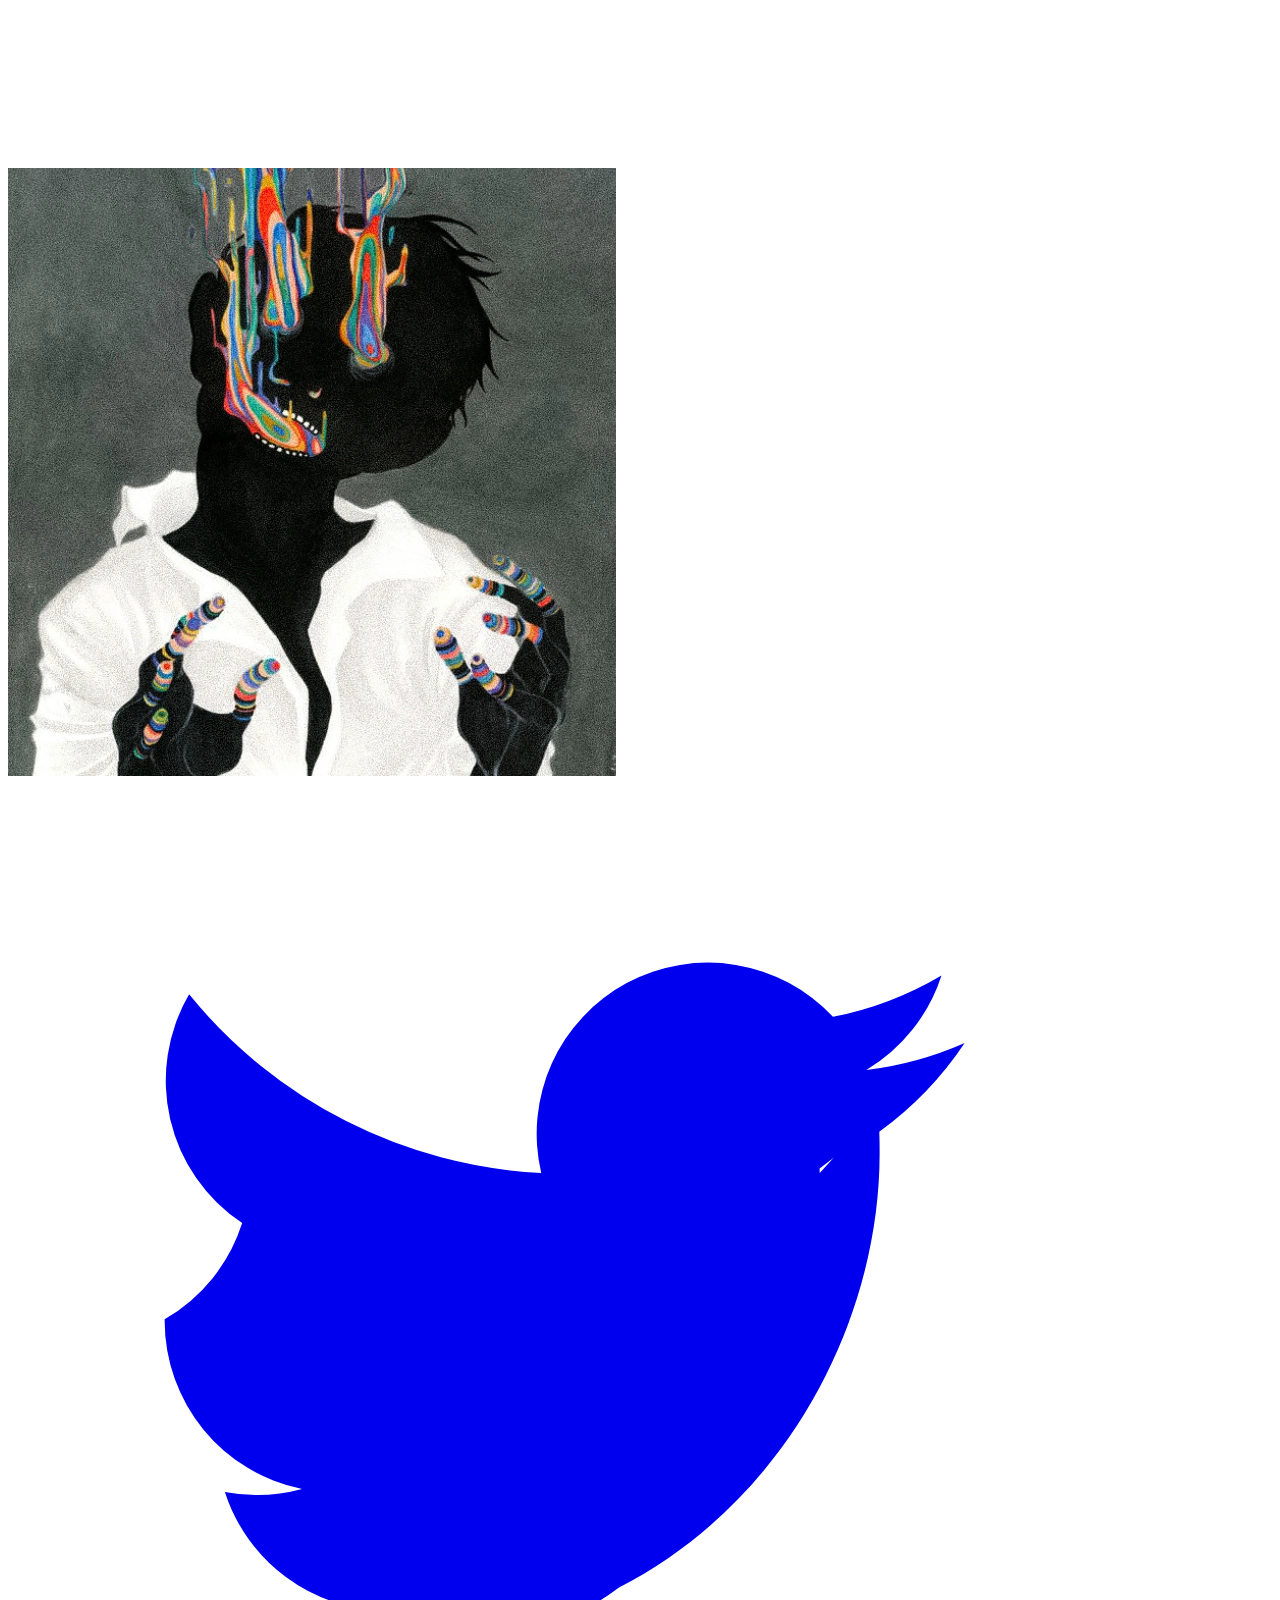
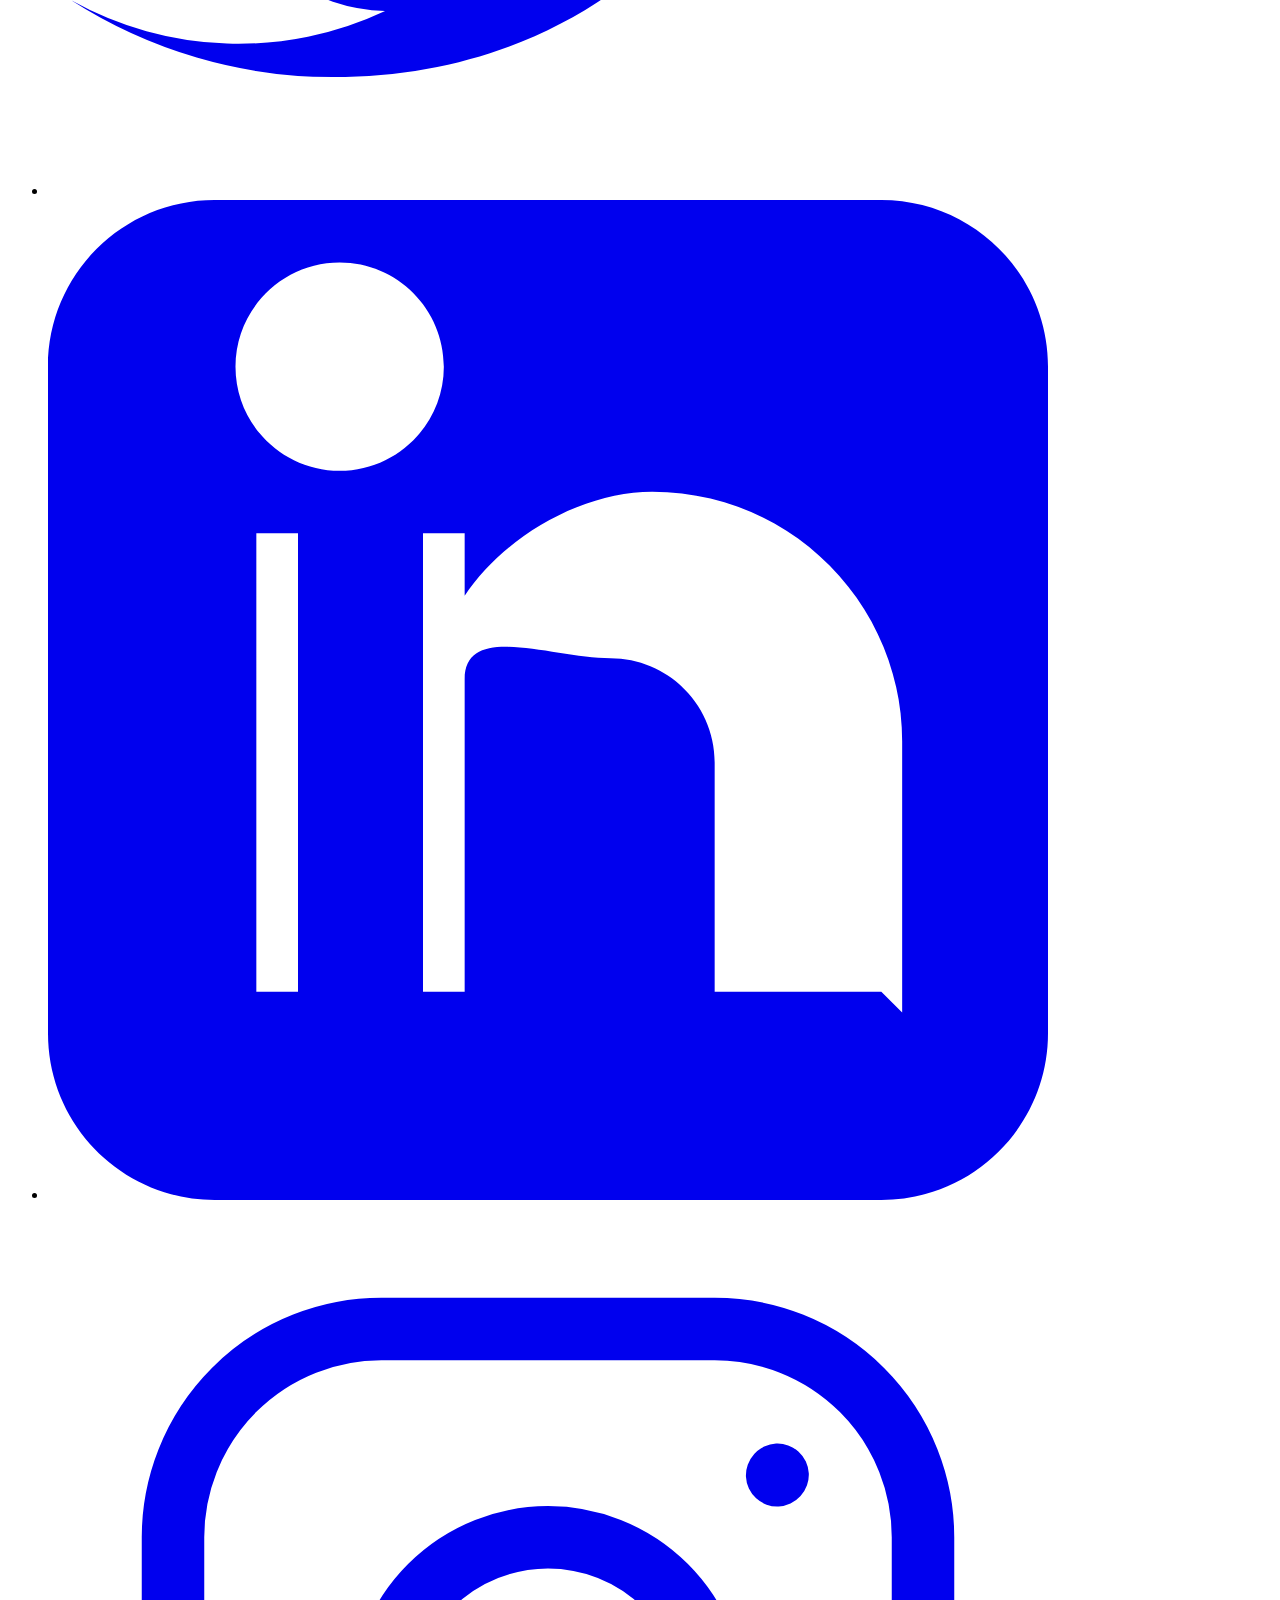
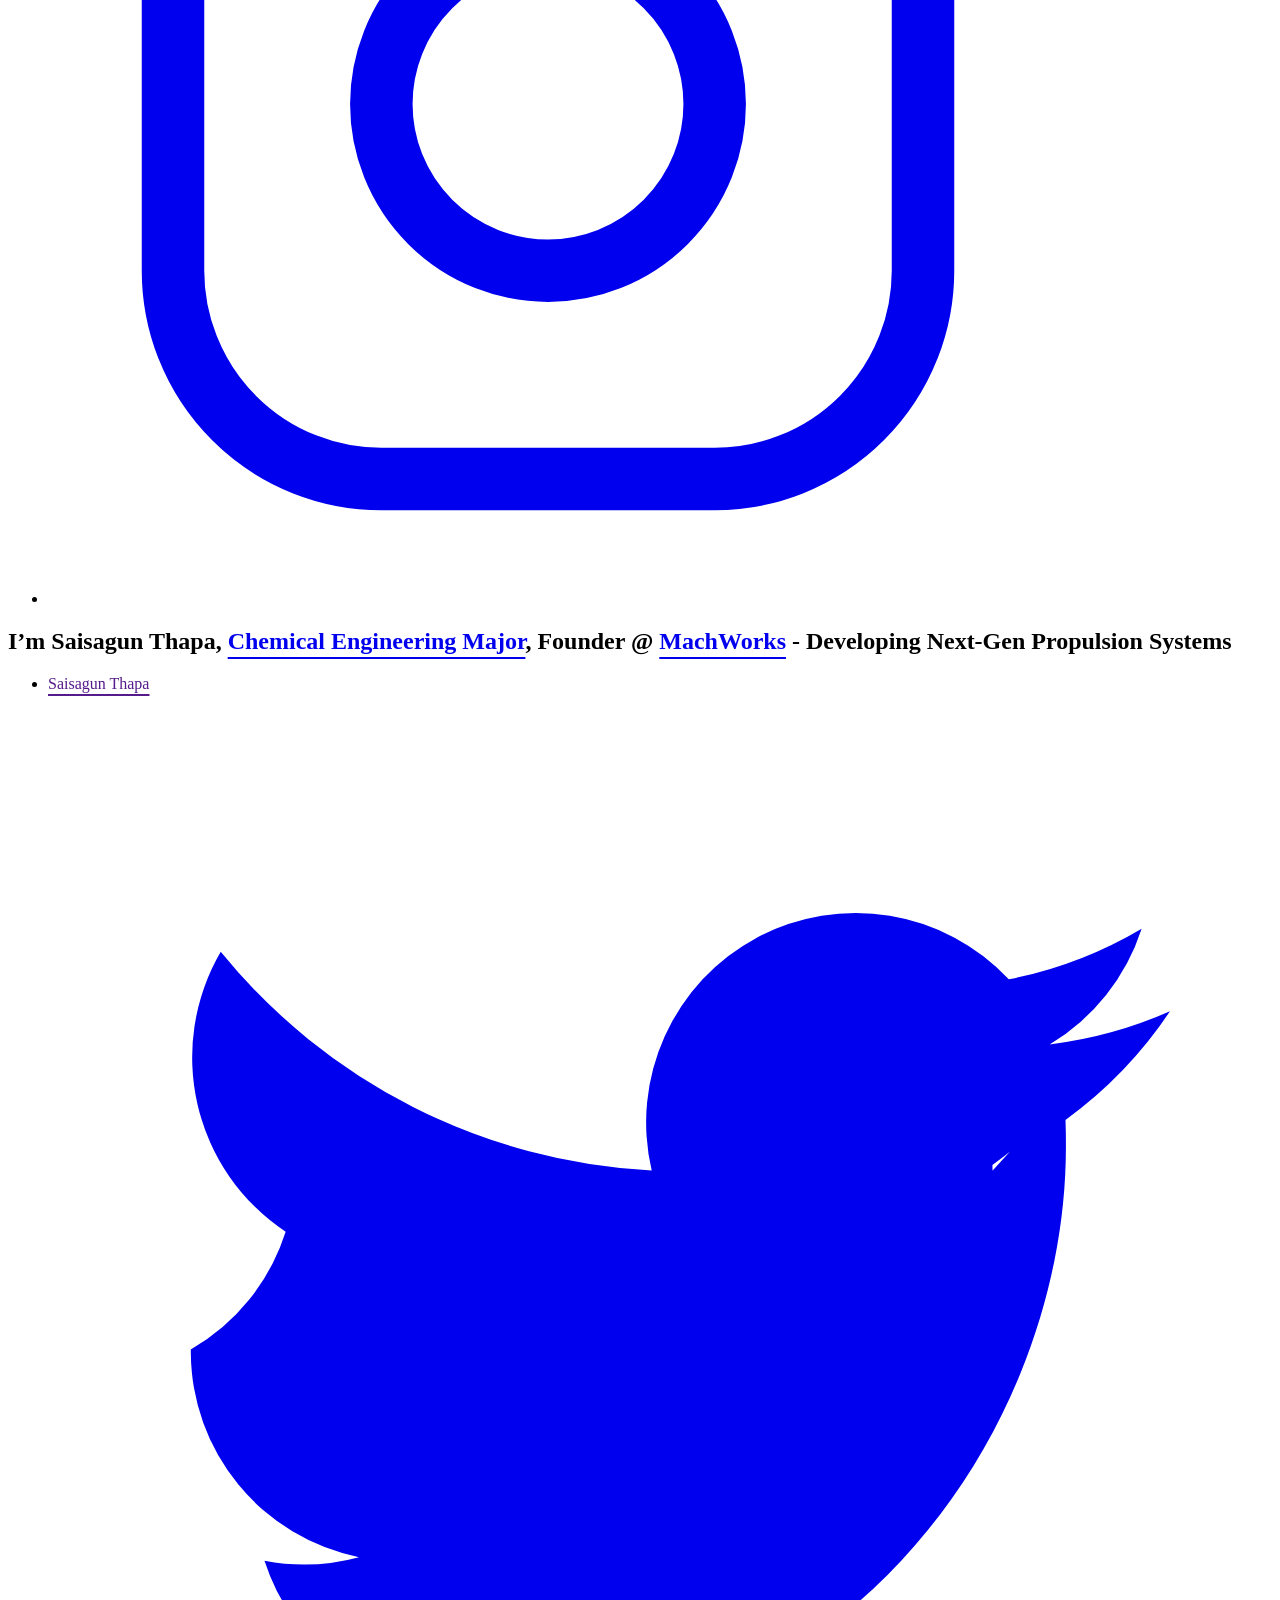
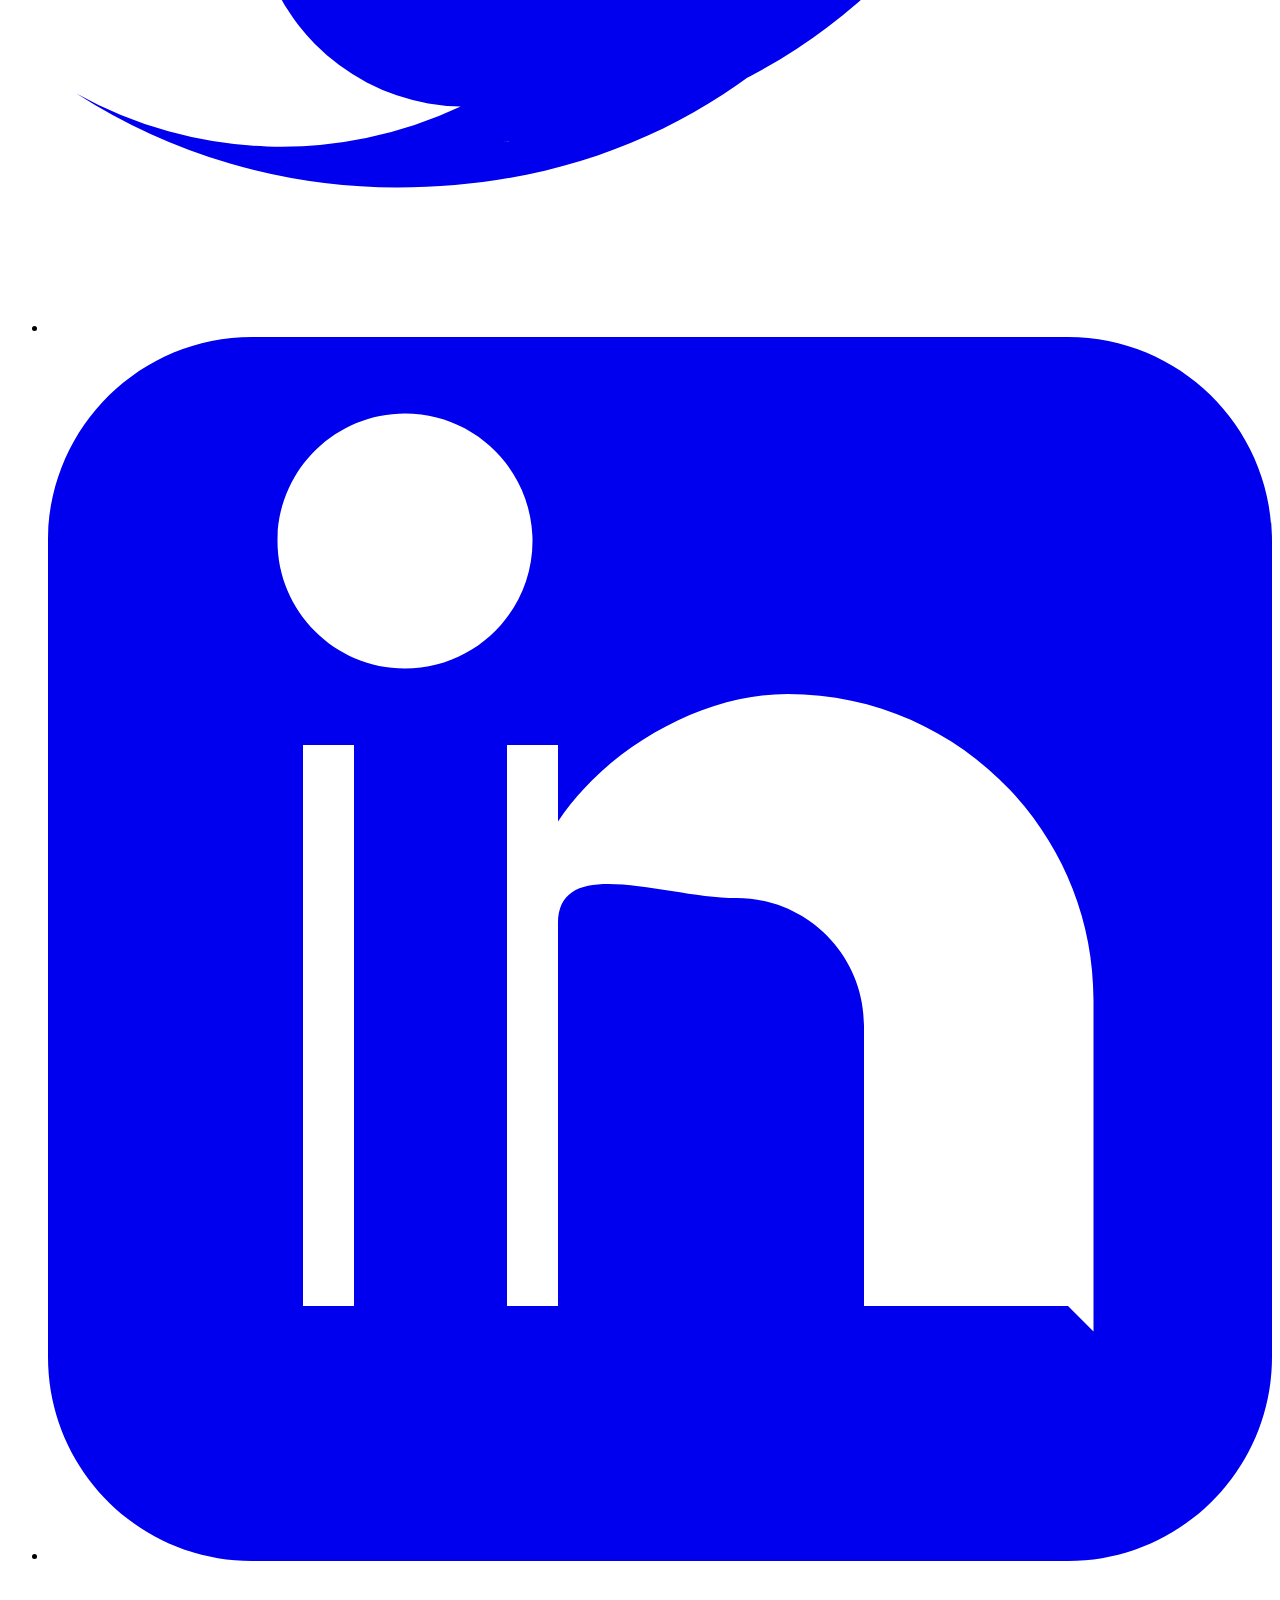
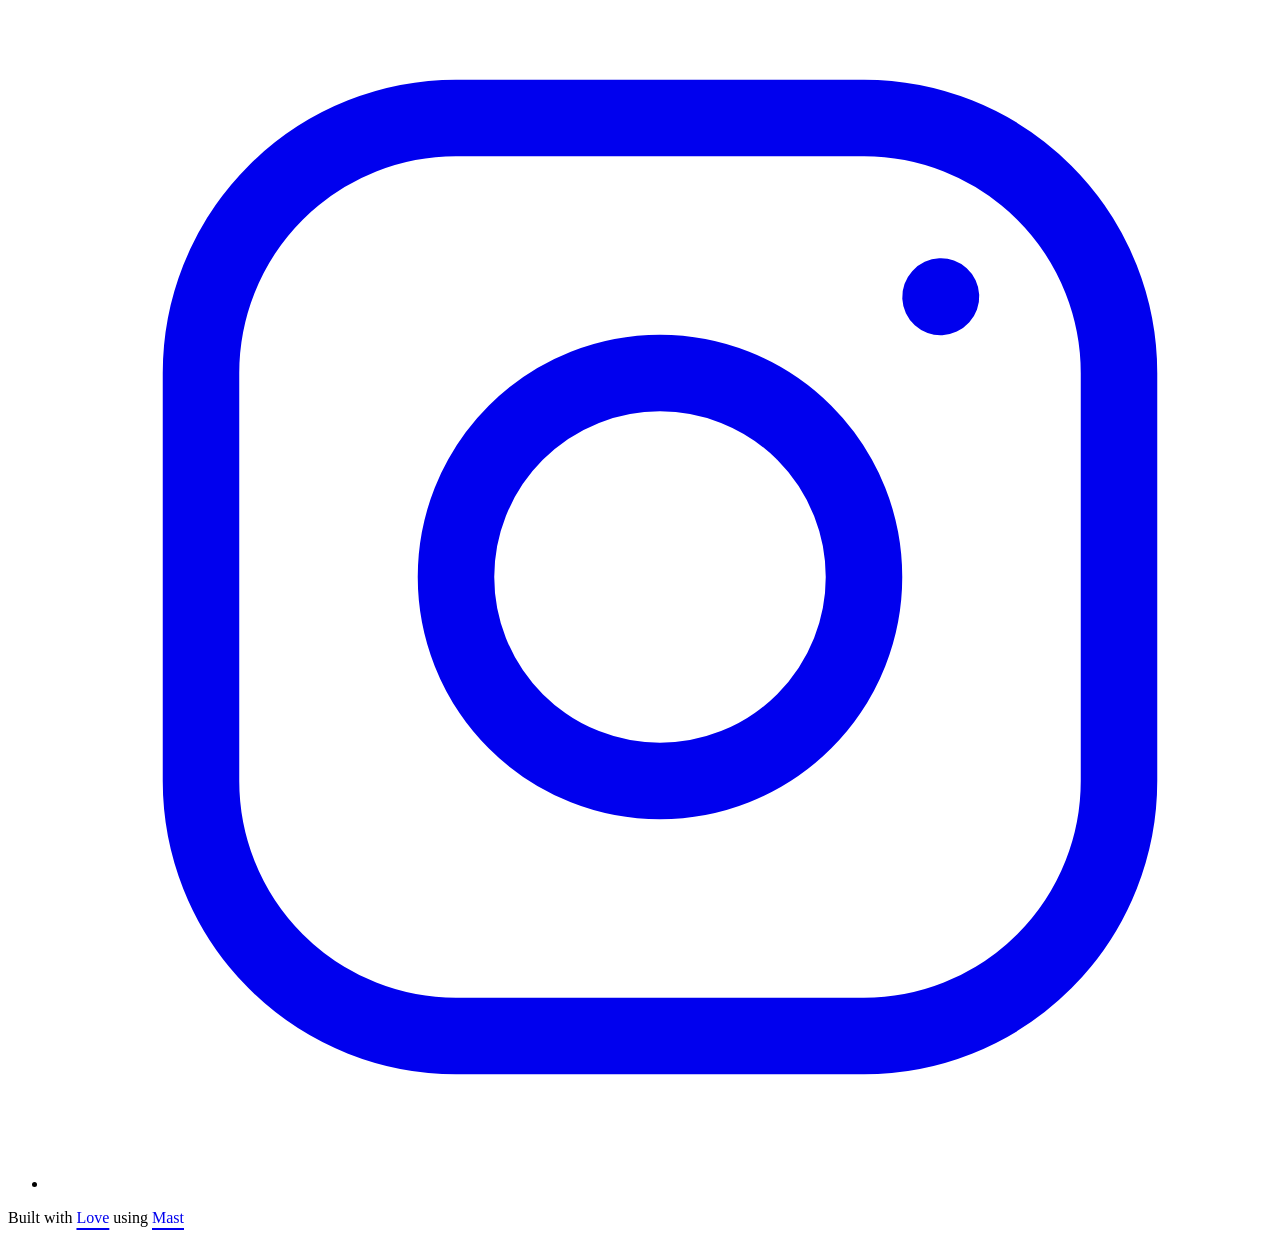
<file: index.html>
<!DOCTYPE html>
<html data-wf-domain="robhope.com" data-wf-page="651bc82c86167cb0e2890693" data-wf-site="651bc82c86167cb0e2890642"
    lang="en">

<head>
    <meta charset="utf-8">
    <title>Saisagun Thapa - Challenger!</title>
    <meta
        content="Saisagun Thapa - Challenger!
        Talks about space and energy. :: Chemical Engineering Major, Founder @ MachWorks."
        name="description">
    <meta content="Saisagun Thapa - Challenger!" property="og:title">
    <meta
        content="Saisagun Thapa - Challenger!
        Talks about space and energy. :: Chemical Engineering Major, Founder @ MachWorks."
        property="og:description">
    <meta
        content="https://cdn.prod.website-files.com/651bc82c86167cb0e2890642/657d6ce8e4daac8653a07382_rob-hope-ogimage.jpeg"
        property="og:image">
    <meta content="Saisagun Thapa - I talk about space and energy." property="twitter:title">
    <meta
        content="Saisagun Thapa - Challenger!
        Talks about space and energy. :: Chemical Engineering Major, Founder @ MachWorks."
        property="twitter:description">
    <meta
        content="https://cdn.prod.website-files.com/651bc82c86167cb0e2890642/657d6ce8e4daac8653a07382_rob-hope-ogimage.jpeg"
        property="twitter:image">
    <meta property="og:type" content="website">
    <meta content="summary_large_image" name="twitter:card">
    <meta content="width=device-width, initial-scale=1" name="viewport">
    <meta content="Webflow" name="generator">
    <link href="https://cdn.prod.website-files.com/651bc82c86167cb0e2890642/css/robhope.webflow.4ed29312e.css"
        rel="stylesheet" type="text/css">
    <link href="https://fonts.googleapis.com" rel="preconnect">
    <link href="https://fonts.gstatic.com" rel="preconnect" crossorigin="anonymous">
    <script src="js/1.6.26-webfont.js" type="text/javascript"></script>
    <script type="text/javascript">WebFont.load({ google: { families: ["Inconsolata:400,700"] } });</script>
    <link href="favicons/IMG_20231107_230437_35.png" rel="shortcut icon"
        type="image/x-icon">
    <link href="favicons/IMG_20231107_230437_608.png" rel="apple-touch-icon">
    <!-- Analytics -->
    <script defer data-domain="sagooon.github.io" src="js/js-script.js"></script>

    <style>
        body {
            -webkit-font-smoothing: antialiased;
            -moz-font-smoothing: antialiased;
            -o-font-smoothing: antialiased;
        }

        /*Text Selection Color*/
        ::selection {
            background: #ffdbe1;
            color: #5f5138;
        }

        ::-moz-selection {
            background: #ffdbe1;
            color: #5f5138;
        }

        /*Reset apple form styles*/
        input,
        textarea,
        select {
            -webkit-appearance: none;
            -moz-appearance: none;
            appearance: none;
            border-radius: 0;
            background-image: none;
        }
    </style>
</head>

<body>
    <div class="styles__global-embed-code w-embed">
        <style>
            /* Text link underline size and spacing */
            a {
                text-underline-position: under;
                text-decoration-thickness: 0.1em;
                text-underline-offset: 0.05em;
            }

            /* Remove top margin on rich text first child */
            .w-richtext>:first-child {
                margin-top: 0;
            }

            /* Remove bottom margin of rich text last child */
            .w-richtext>:last-child,
            .w-richtext ol li:last-child,
            .w-richtext ul li:last-child {
                margin-bottom: 0;
            }

            .article_rich-text sup {
                top: auto;
                font-weight: normal;
                font-size: 50%;
                bottom: 3px;
                padding-left: 10px;
                color: #a39781;
            }

            [data-page="graveyard"] h2 {
                margin-bottom: -2rem;
            }

            [data-page="graveyard"] h2:first-of-type {
                margin-bottom: 0;
            }
        </style>
    </div>
    <div class="custom-css---homepage w-embed">
        <style>
            .project-card:hover {
                .btn {
                    border-color: var(--swatch--brown-shade-2);
                    color: var(--swatch--brown-shade-2);
                }
            }
        </style>
    </div>
    <div class="page-wrapper">
        <div data-animation="default" data-collapse="none" data-duration="400" data-easing="ease" data-easing2="ease"
            role="banner" class="navbar w-nav">
            <div data-w-id="114391a4-9878-5d0b-e166-ebb6d84b6dc3" class="navbar_vert-spacer"></div>
            <div data-w-id="0710bf61-c94f-8e80-ad74-46401aa34118" class="container in-nav w-container"><a
                    href="index.html" aria-current="page" class="navbar_home-link w-nav-brand w--current"><img
                        src="images/IMG_20231107_230437_221.webp" loading="lazy" alt="Mavrick"
                        class="navbar_home-link_image"></a>
                <nav role="navigation" class="navbar_menu w-nav-menu">
                    <ul role="list" class="social-links w-list-unstyled">
                        <li class="social-links_item"><a href="https://twitter.com/tsaisagun" target="_blank"
                                class="w-inline-block">
                                <div class="social-icon w-embed"><svg xmlns="http://www.w3.org/2000/svg"
                                        xmlns:xlink="http://www.w3.org/1999/xlink" aria-hidden="true" role="img"
                                        class="iconify iconify--fe" width="100%" height="100%"
                                        preserveaspectratio="xMidYMid meet" viewbox="0 0 24 24">
                                        <g id="IconifyId18af4e445eff4bf2410" fill="none" fill-rule="evenodd"
                                            stroke="none" stroke-width="1">
                                            <g id="IconifyId18af4e445eff4bf2411" fill="currentColor"
                                                fill-rule="nonzero">
                                                <path id="IconifyId18af4e445eff4bf2412"
                                                    d="M8.283 20.263c7.547 0 11.676-6.259 11.676-11.677c0-.176 0-.352-.008-.528A8.36 8.36 0 0 0 22 5.928a8.317 8.317 0 0 1-2.36.649a4.129 4.129 0 0 0 1.804-2.27 8.227 8.227 0 0 1-2.605.993 4.11 4.11 0 0 0-7.002 3.748 11.644 11.644 0 0 1-8.45-4.288 4.106 4.106 0 0 0 1.273 5.49A4.086 4.086 0 0 1 2.8 12.557v.052a4.113 4.113 0 0 0 3.298 4.022 4.092 4.092 0 0 1-1.853.07 4.119 4.119 0 0 0 3.846 2.858A8.248 8.248 0 0 1 .556 19.303a11.616 11.616 0 0 0 6.29 1.843c7.563 0 11.68-6.266 11.68-11.676c0-.177 0-.353-.008-.528a8.329 8.329 0 0 0 2.041-2.124z"></path>
                                            </g>
                                        </g>
                                    </svg></div>
                            </a></li>
                        <li class="social-links_item"><a href="https://linkedin.com/in/saisagun" target="_blank"
                                class="w-inline-block">
                                <div class="social-icon w-embed"><svg xmlns="http://www.w3.org/2000/svg"
                                        xmlns:xlink="http://www.w3.org/1999/xlink" aria-hidden="true" role="img"
                                        class="iconify iconify--bx" width="100%" height="100%"
                                        preserveaspectratio="xMidYMid meet" viewbox="0 0 24 24">
                                        <path d="M20 0H4C1.791 0 0 1.791 0 4v16c0 2.209 1.791 4 4 4h16c2.209 0 4-1.791 4-4V4c0-2.209-1.791-4-4-4zm-11 19H5v-11h4v11zm-2-12.5c-1.379 0-2.5-1.121-2.5-2.5s1.121-2.5 2.5-2.5 2.5 1.121 2.5 2.5-1.121 2.5-2.5 2.5zm13 12.5h-4v-5.5c0-1.379-1.121-2.5-2.5-2.5S10 10.121 10 11.5V19H6V8h4v1.5c.947-1.426 2.809-2.5 4.5-2.5 3.314 0 6 2.686 6 6v6.5z" fill="currentColor"></path>
                                    </svg></div>
                            </a></li>
                        <li class="social-links_item"><a href="https://instagram.com/sagooonnn__" target="_blank"
                                class="w-inline-block">
                                <div class="social-icon w-embed"><svg xmlns="http://www.w3.org/2000/svg"
                                        xmlns:xlink="http://www.w3.org/1999/xlink" aria-hidden="true" role="img"
                                        class="iconify iconify--iconoir" width="100%" height="100%"
                                        preserveaspectratio="xMidYMid meet" viewbox="0 0 24 24">
                                        <g fill="none" stroke="currentColor" stroke-width="1.5">
                                            <path stroke-linecap="round" stroke-linejoin="round"
                                                d="M12 16a4 4 0 1 0 0-8a4 4 0 0 0 0 8Z"></path>
                                            <path
                                                d="M3 16V8a5 5 0 0 1 5-5h8a5 5 0 0 1 5 5v8a5 5 0 0 1-5 5H8a5 5 0 0 1-5-5Z">
                                            </path>
                                            <path stroke-linecap="round" stroke-linejoin="round"
                                                d="m17.5 6.51l.01-.011"></path>
                                        </g>
                                    </svg></div>
                            </a></li>
                    </ul>
                </nav>
                <div class="w-nav-button">
                    <div class="w-icon-nav-menu"></div>
                </div>
            </div>
        </div>
        <section class="section cc-home-hero">
            <div class="container is-narrow">
                <div class="row row-justify-center">
                    <div class="col">
                        <div class="u-text-center">
                            <h1 class="h2">I&rsquo;m Saisagun Thapa, <a href="https://en.wikipedia.org/wiki/Chemical_engineering" target="_blank"><span
                                        class="u-text-thick-underline">Chemical Engineering Major</span></a>, Founder @ <a href="https://linkedin.com/company/machworkscom" target="_blank"><span
                                        class="u-text-thick-underline">MachWorks</span></a> - Developing Next-Gen Propulsion Systems</h1>
                        </div>
                    </div>
                </div>
            </div>
        </section>
        <section class="section">
        </section>
        <footer class="footer">
            <div class="footer_bottom">
                <div class="container is-wide">
                    <div class="row row-justify-between">
                        <div class="col">
                            <ul role="list" class="footer_links w-list-unstyled">
                                <li class="footer_links_item"><a href="" aria-current="page"
                                        class="footer_link w--current">Saisagun Thapa</a></li>
                            </ul>
                        </div>
                        <div class="col">
                            <div class="footer_social-links">
                                <ul role="list" class="social-links w-list-unstyled">
                                    <li class="social-links_item"><a href="https://twitter.com/tsaisagun" target="_blank"
                                            class="w-inline-block">
                                            <div class="social-icon w-embed"><svg xmlns="http://www.w3.org/2000/svg"
                                                    xmlns:xlink="http://www.w3.org/1999/xlink" aria-hidden="true"
                                                    role="img" class="iconify iconify--fe" width="100%" height="100%"
                                                    preserveaspectratio="xMidYMid meet" viewbox="0 0 24 24">
                                                    <g id="IconifyId18af4e445eff4bf2410" fill="none" fill-rule="evenodd"
                                                        stroke="none" stroke-width="1">
                                                        <g id="IconifyId18af4e445eff4bf2411" fill="currentColor"
                                                            fill-rule="nonzero">
                                                            <path id="IconifyId18af4e445eff4bf2412"
                                                                d="M8.283 20.263c7.547 0 11.676-6.259 11.676-11.677c0-.176 0-.352-.008-.528A8.36 8.36 0 0 0 22 5.928a8.317 8.317 0 0 1-2.36.649a4.129 4.129 0 0 0 1.804-2.27 8.227 8.227 0 0 1-2.605.993 4.11 4.11 0 0 0-7.002 3.748 11.644 11.644 0 0 1-8.45-4.288 4.106 4.106 0 0 0 1.273 5.49A4.086 4.086 0 0 1 2.8 12.557v.052a4.113 4.113 0 0 0 3.298 4.022 4.092 4.092 0 0 1-1.853.07 4.119 4.119 0 0 0 3.846 2.858A8.248 8.248 0 0 1 .556 19.303a11.616 11.616 0 0 0 6.29 1.843c7.563 0 11.68-6.266 11.68-11.676c0-.177 0-.353-.008-.528a8.329 8.329 0 0 0 2.041-2.124z"></path>
                                                        </g>
                                                    </g>
                                                </svg></div>
                                        </a></li>
                                    <li class="social-links_item"><a href="https://linkedin.com/in/saisagun" target="_blank"
                                            class="w-inline-block">
                                            <div class="social-icon w-embed"><svg xmlns="http://www.w3.org/2000/svg"
                                                    xmlns:xlink="http://www.w3.org/1999/xlink" aria-hidden="true"
                                                    role="img" class="iconify iconify--bx" width="100%" height="100%"
                                                    preserveaspectratio="xMidYMid meet" viewbox="0 0 24 24">
                                                    <path d="M20 0H4C1.791 0 0 1.791 0 4v16c0 2.209 1.791 4 4 4h16c2.209 0 4-1.791 4-4V4c0-2.209-1.791-4-4-4zm-11 19H5v-11h4v11zm-2-12.5c-1.379 0-2.5-1.121-2.5-2.5s1.121-2.5 2.5-2.5 2.5 1.121 2.5 2.5-1.121 2.5-2.5 2.5zm13 12.5h-4v-5.5c0-1.379-1.121-2.5-2.5-2.5S10 10.121 10 11.5V19H6V8h4v1.5c.947-1.426 2.809-2.5 4.5-2.5 3.314 0 6 2.686 6 6v6.5z" fill="currentColor"></path>
                                                </svg></div>
                                        </a></li>
                                    <li class="social-links_item"><a href="https://instagram.com/sagooonnn__"
                                            target="_blank" class="w-inline-block">
                                            <div class="social-icon w-embed"><svg xmlns="http://www.w3.org/2000/svg"
                                                    xmlns:xlink="http://www.w3.org/1999/xlink" aria-hidden="true"
                                                    role="img" class="iconify iconify--iconoir" width="100%"
                                                    height="100%" preserveaspectratio="xMidYMid meet"
                                                    viewbox="0 0 24 24">
                                                    <g fill="none" stroke="currentColor" stroke-width="1.5">
                                                        <path stroke-linecap="round" stroke-linejoin="round"
                                                            d="M12 16a4 4 0 1 0 0-8a4 4 0 0 0 0 8Z"></path>
                                                        <path
                                                            d="M3 16V8a5 5 0 0 1 5-5h8a5 5 0 0 1 5 5v8a5 5 0 0 1-5 5H8a5 5 0 0 1-5-5Z">
                                                        </path>
                                                        <path stroke-linecap="round" stroke-linejoin="round"
                                                            d="m17.5 6.51l.01-.011"></path>
                                                    </g>
                                                </svg></div>
                                        </a></li>
                                </ul>
                            </div>
                        </div>
                        <div class="col col-sm-12">
                            <div class="footer_credits">
                                <div>Built with <a href="#" target="_blank" class="link-4">Love</a> using
                                    <a href="mast.html" target="_blank" class="link-5">Mast</a>
                                </div>
                            </div>
                        </div>
                    </div>
                </div>
            </div>
        </footer>
    </div>
    <div class="styles__global-embed-code w-embed">
        <style>
            /* Text link underline size and spacing */
            a {
                text-underline-position: under;
                text-decoration-thickness: 0.1em;
                text-underline-offset: 0.05em;
            }

            /* Remove top margin on rich text first child */
            .w-richtext>:first-child {
                margin-top: 0;
            }

            /* Remove bottom margin of rich text last child */
            .w-richtext>:last-child,
            .w-richtext ol li:last-child,
            .w-richtext ul li:last-child {
                margin-bottom: 0;
            }

            .article_rich-text sup {
                top: auto;
                font-weight: normal;
                font-size: 50%;
                bottom: 3px;
                padding-left: 10px;
                color: #a39781;
            }

            [data-page="graveyard"] h2 {
                margin-bottom: -2rem;
            }

            [data-page="graveyard"] h2:first-of-type {
                margin-bottom: 0;
            }
        </style>
    </div>
    <script src="js/js-jquery-3.5.1.min.dc5e7f18c8.js" type="text/javascript"
        integrity="sha256-9/aliU8dGd2tb6OSsuzixeV4y/faTqgFtohetphbbj0=" crossorigin="anonymous"></script>
    <script src="js/js-webflow.380d418fc.js" type="text/javascript"></script>
</body>

</html>
</file>
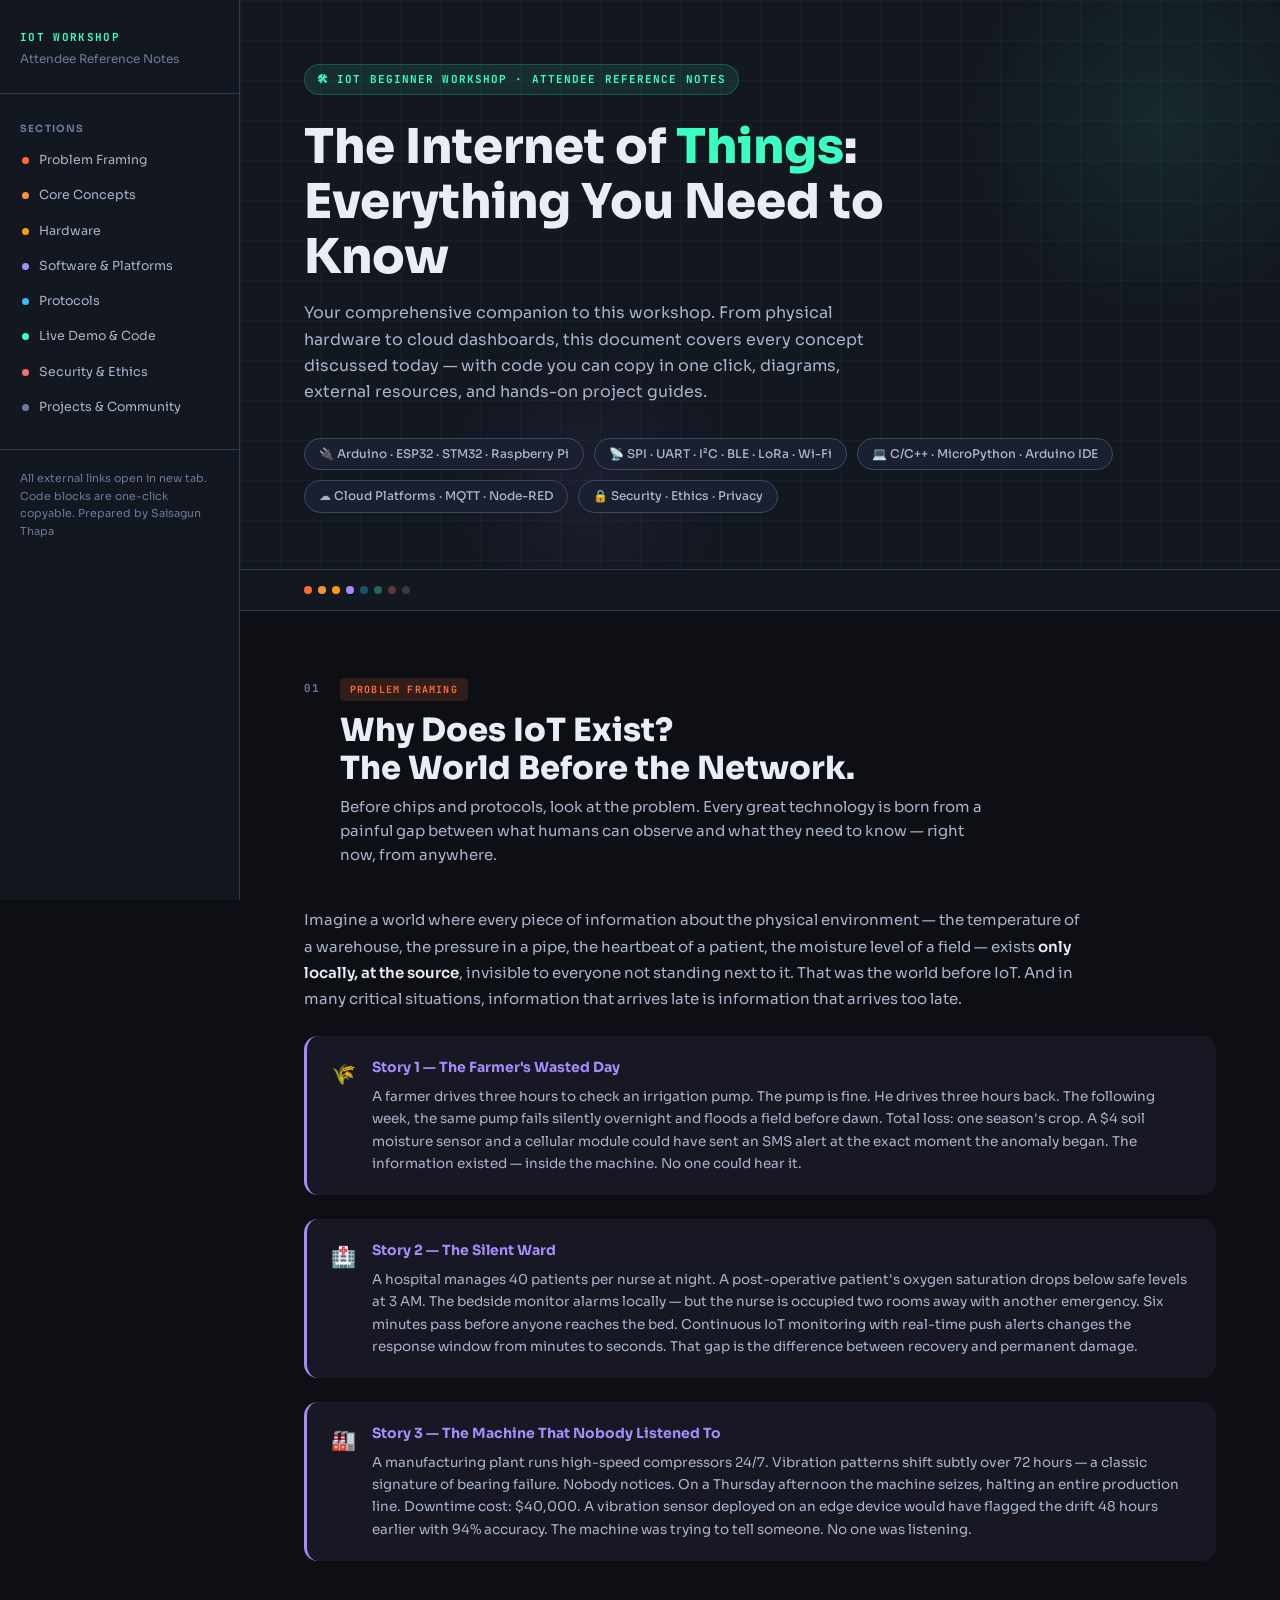
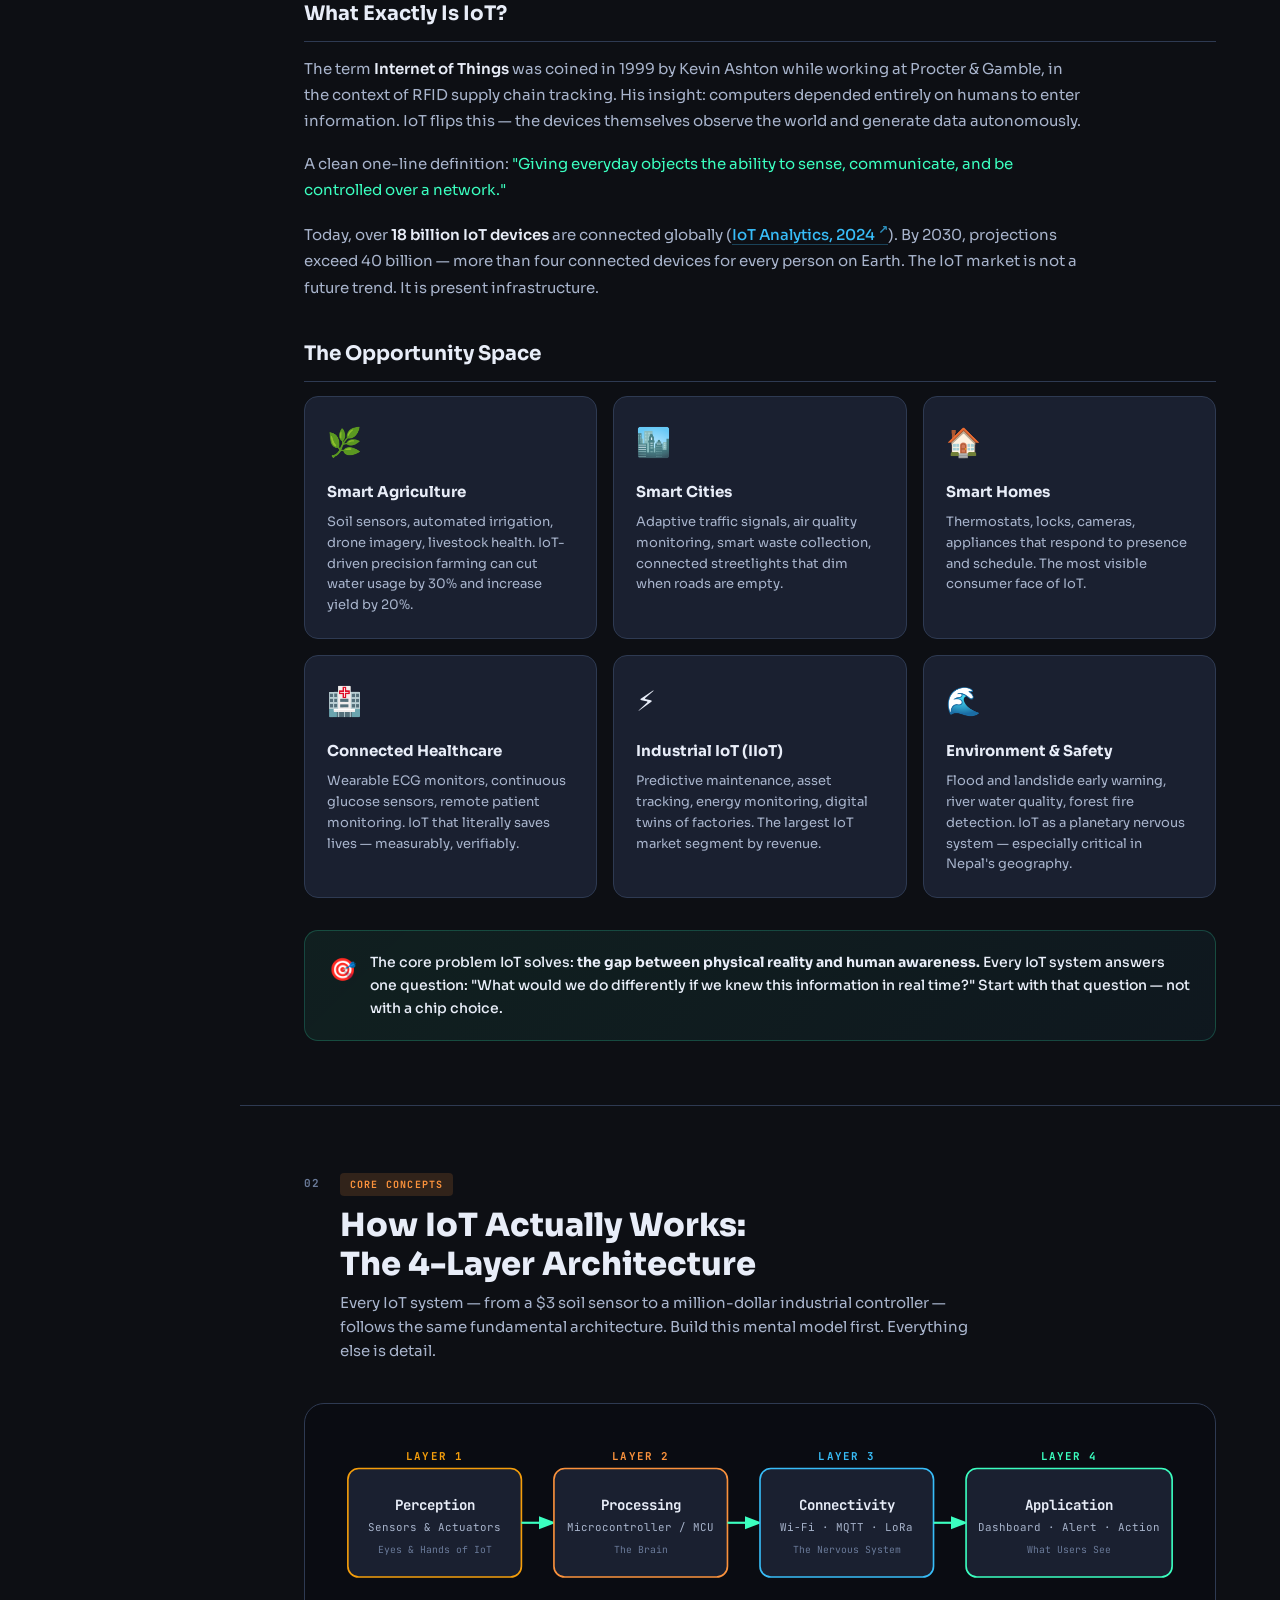
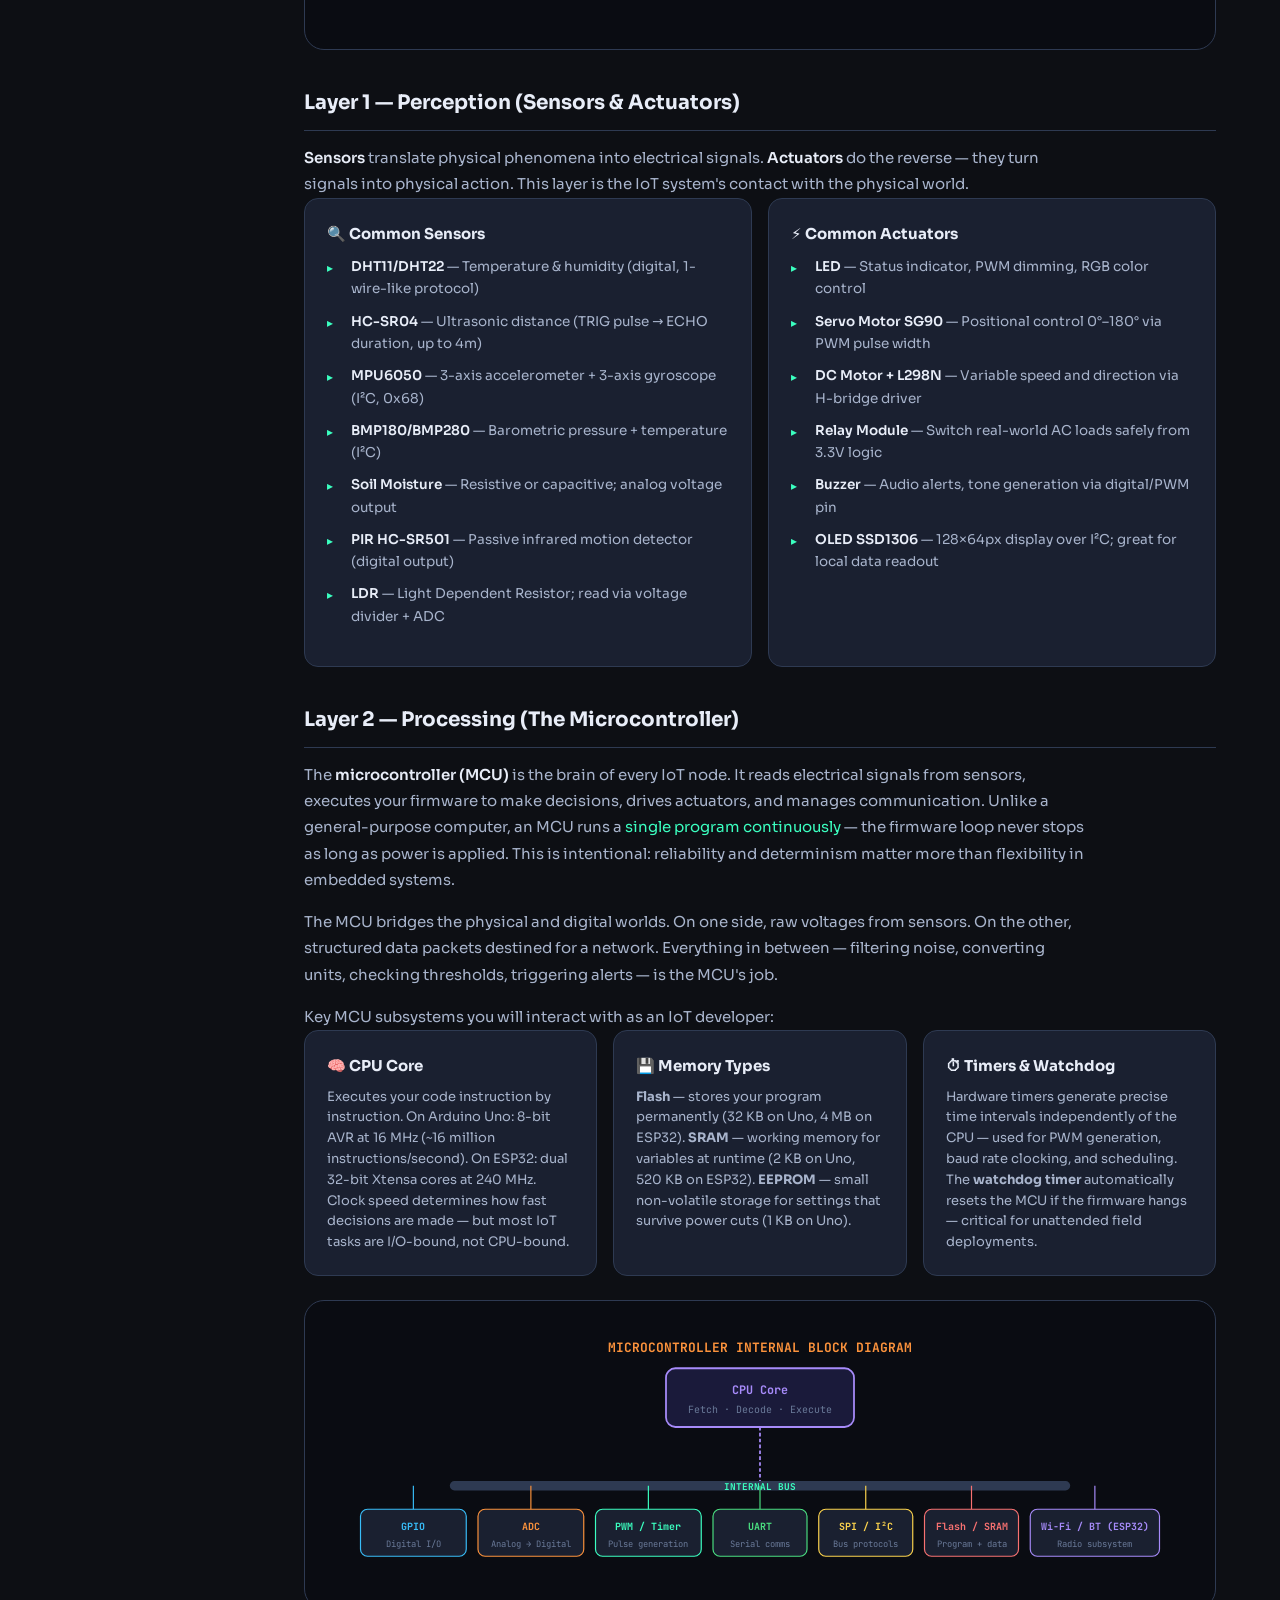
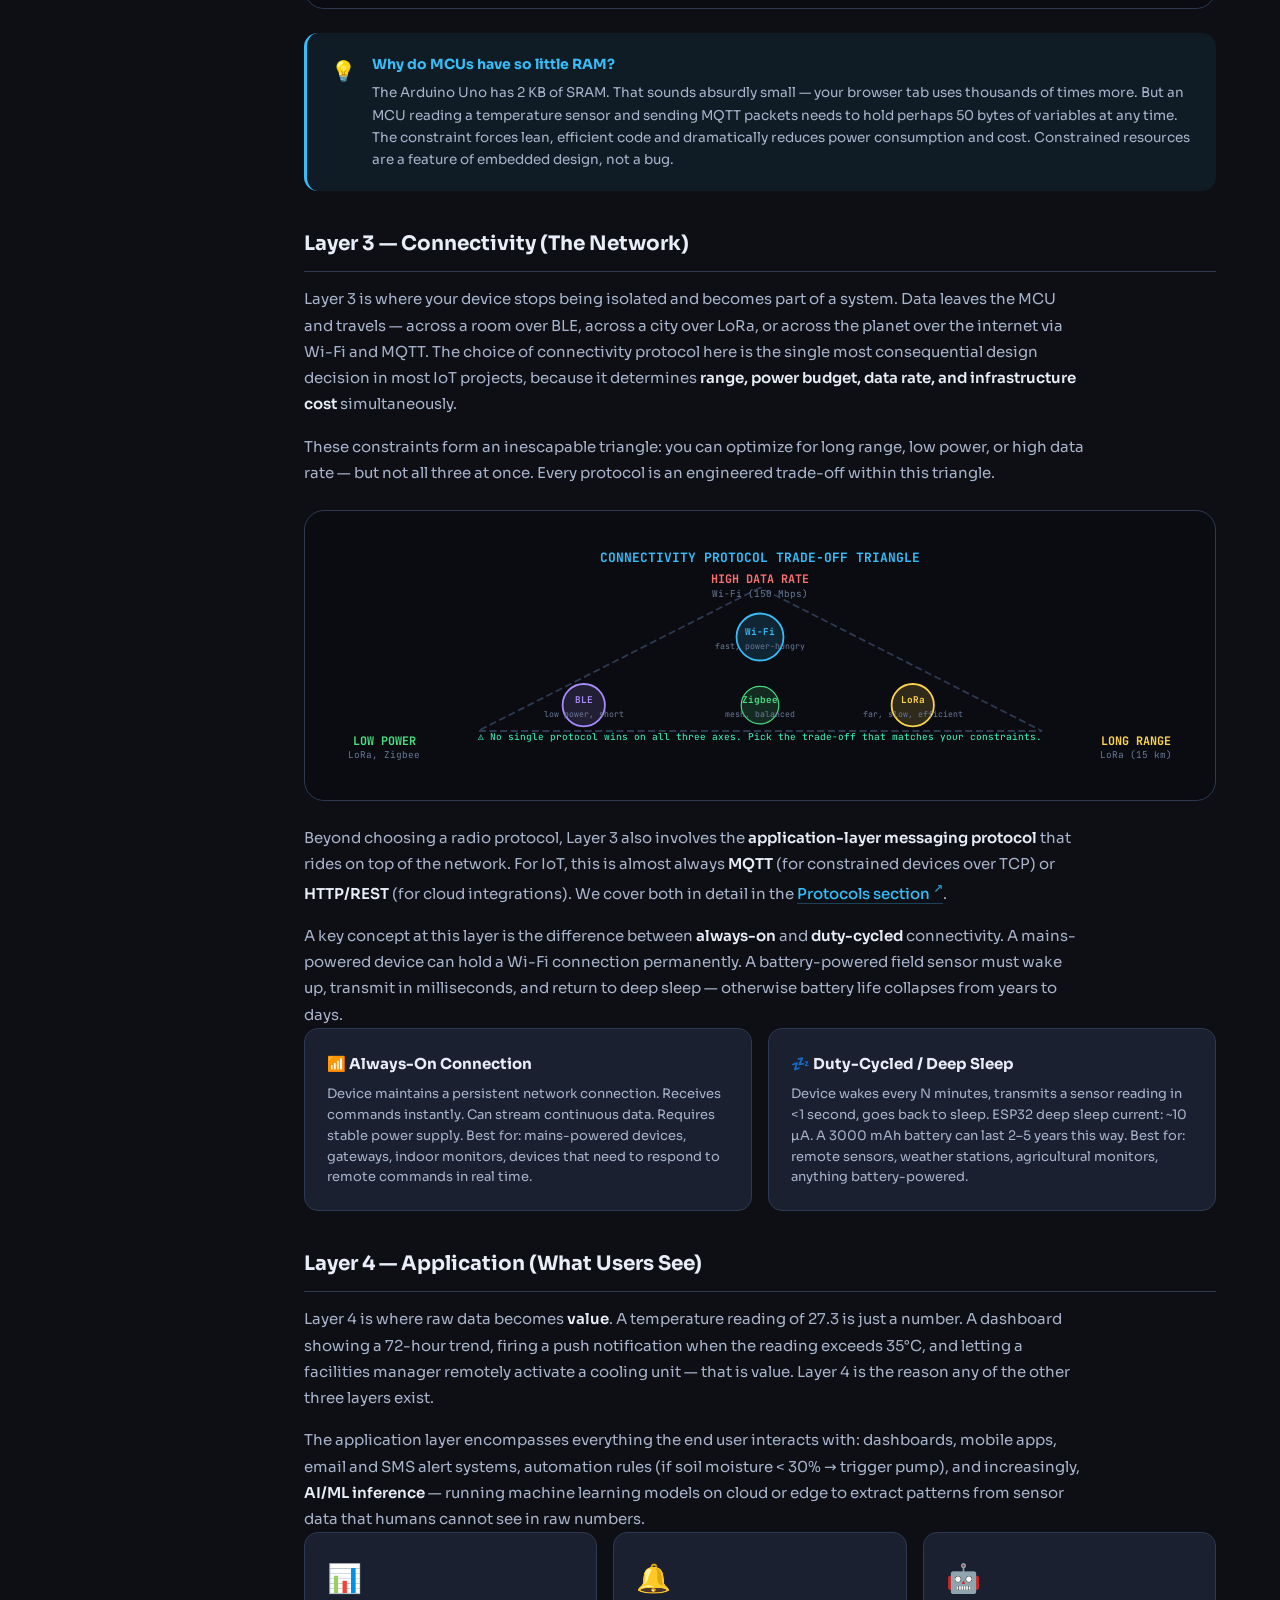
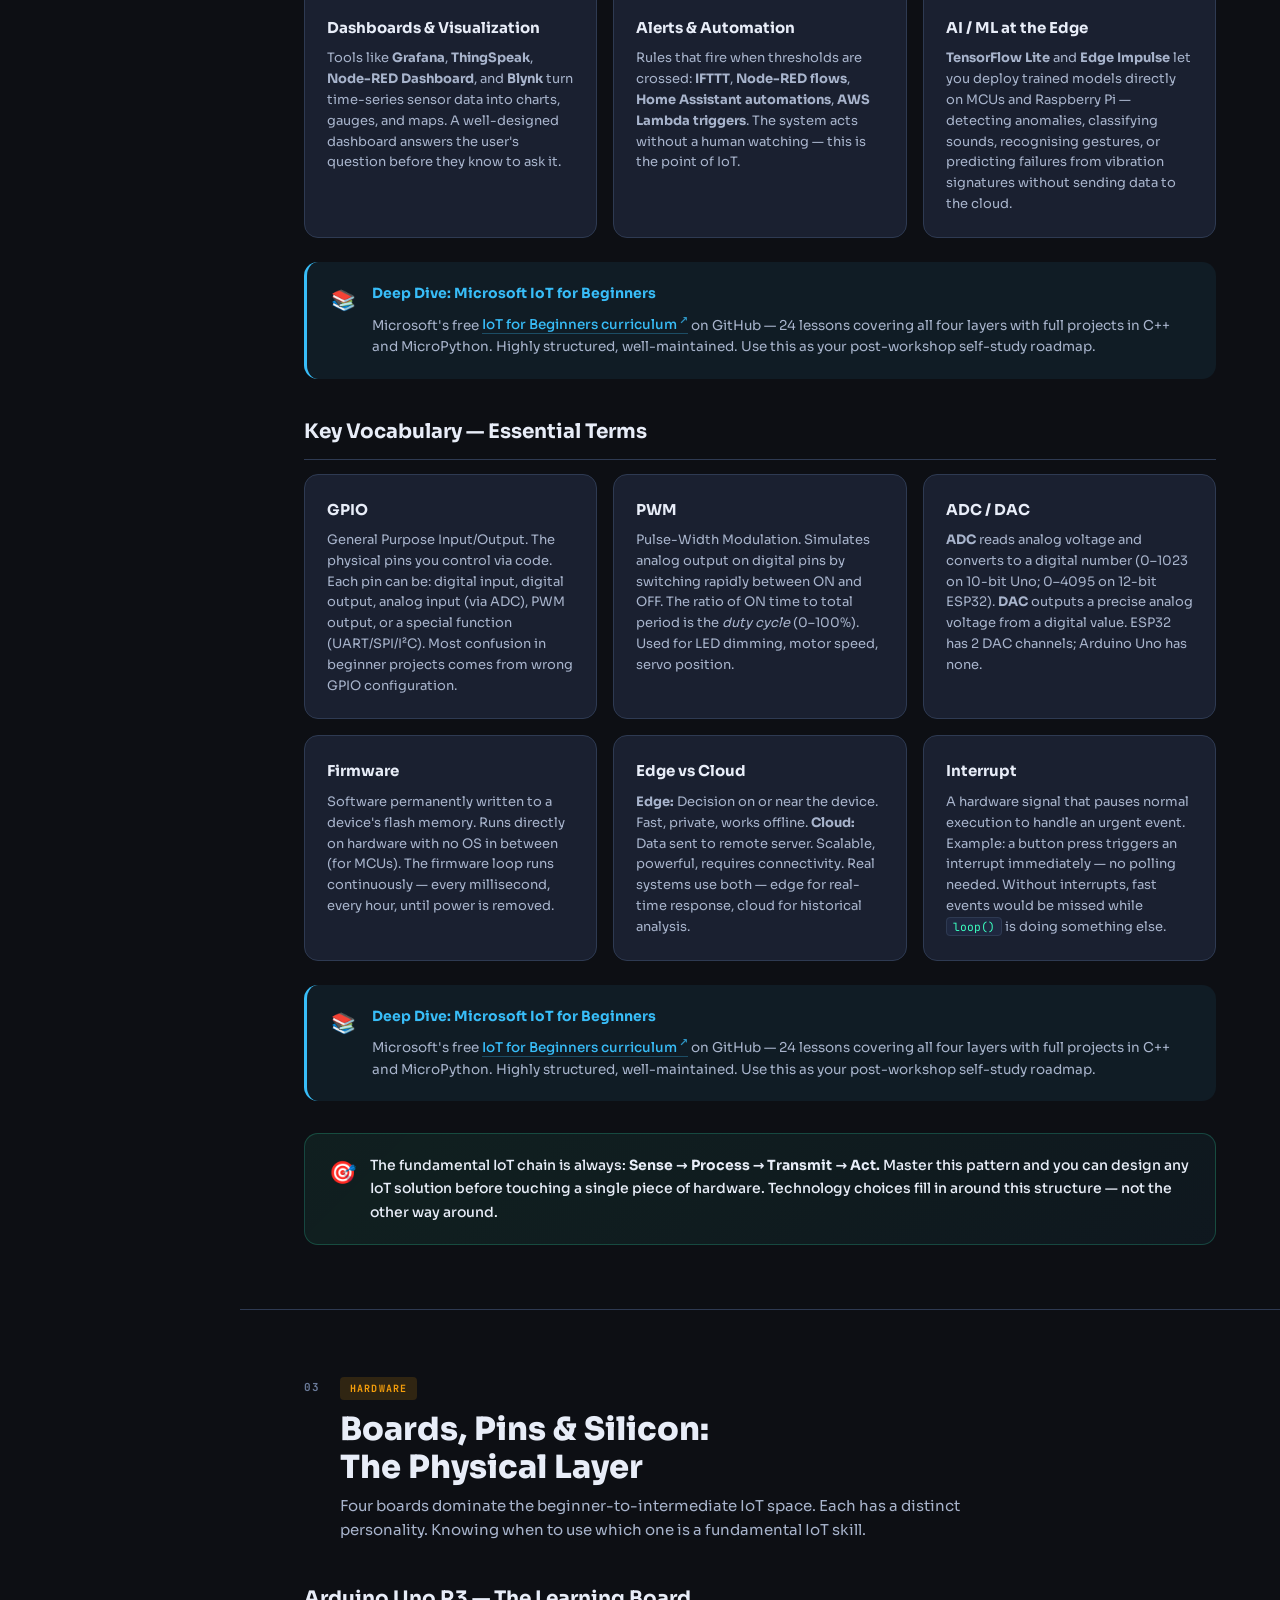
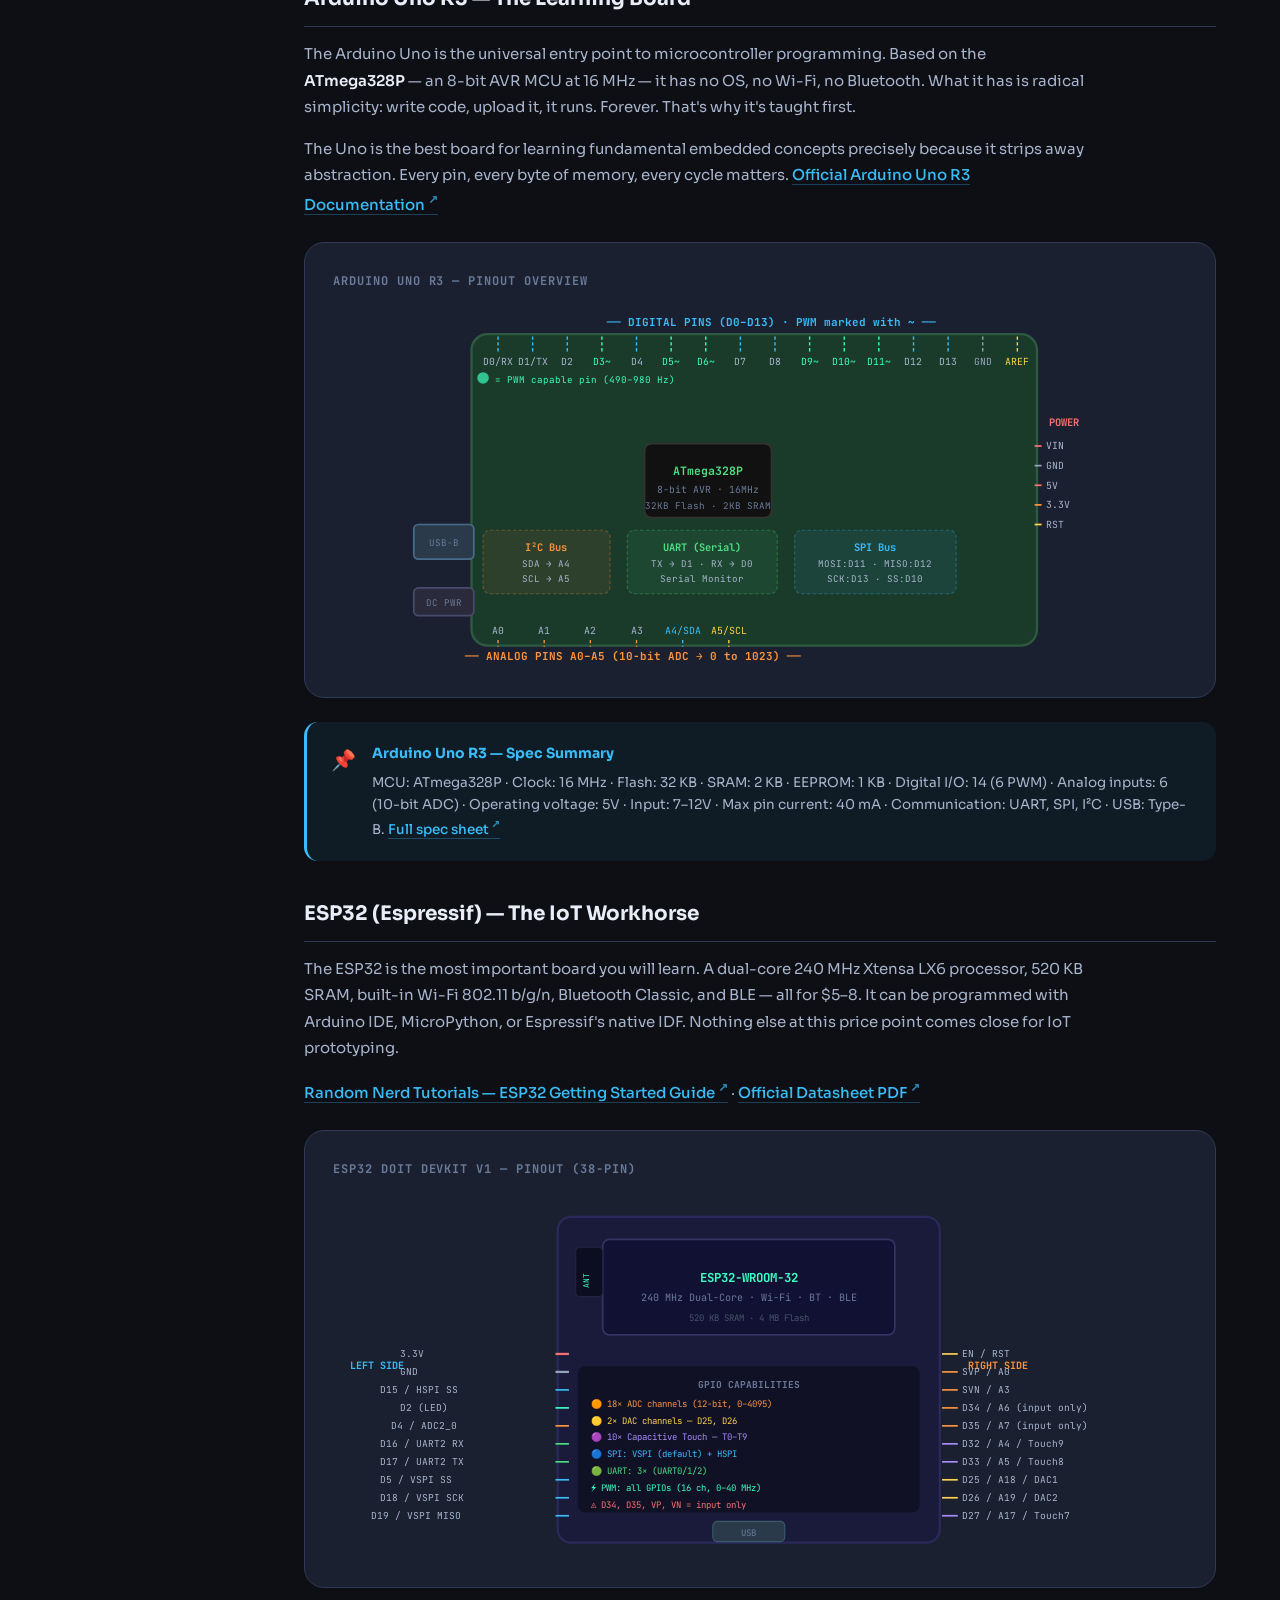
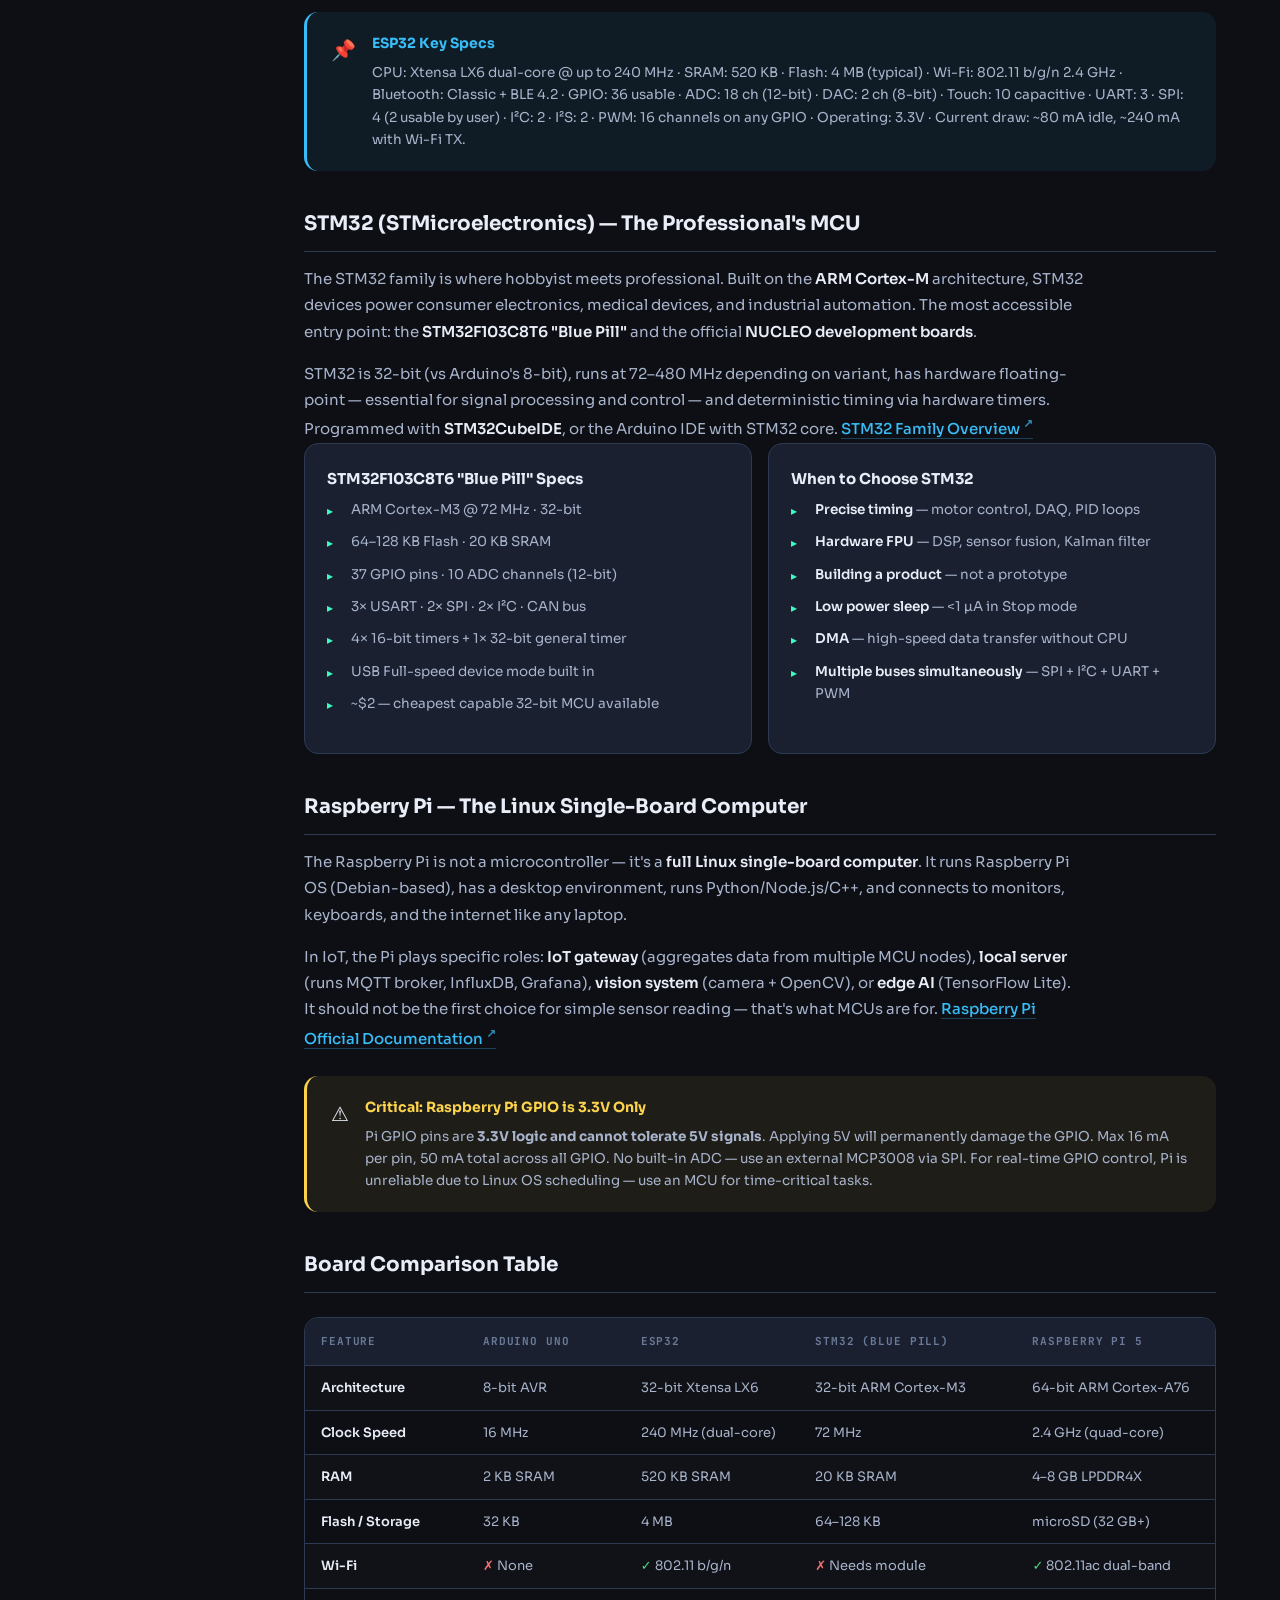
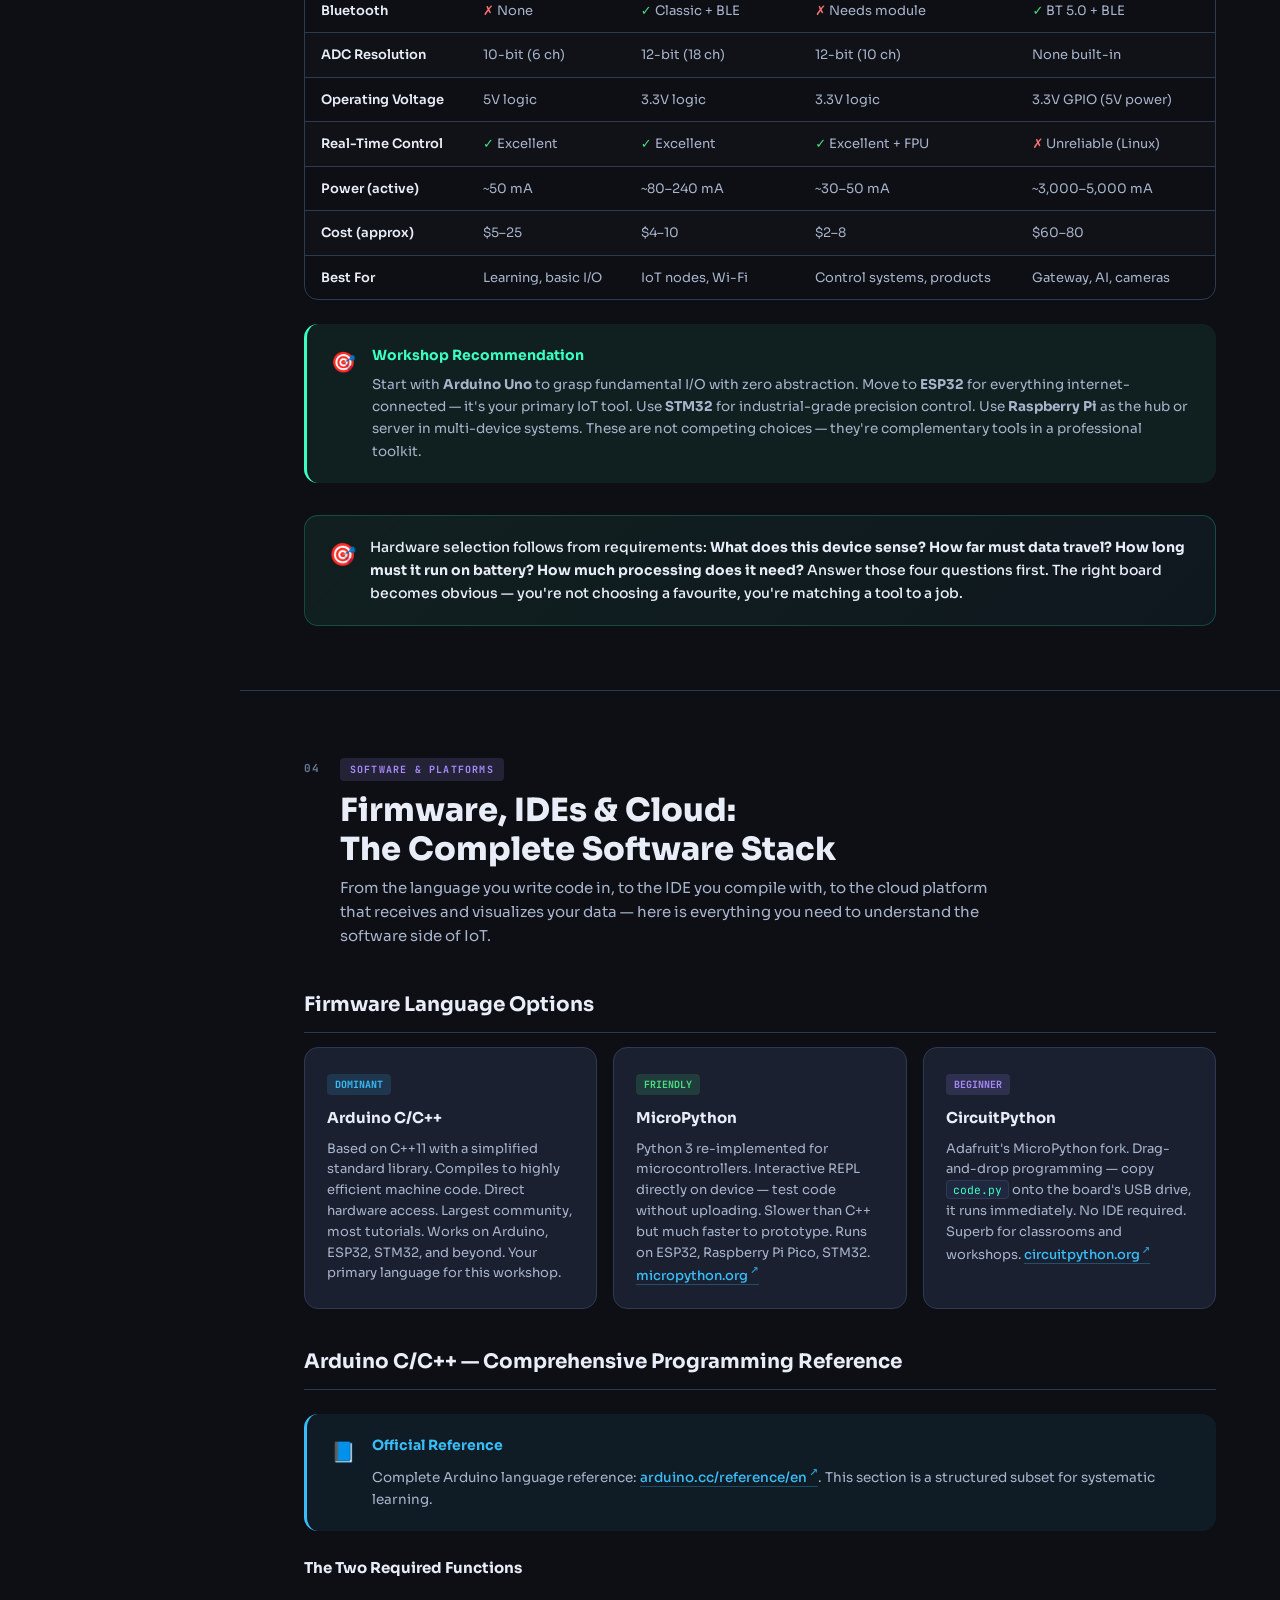
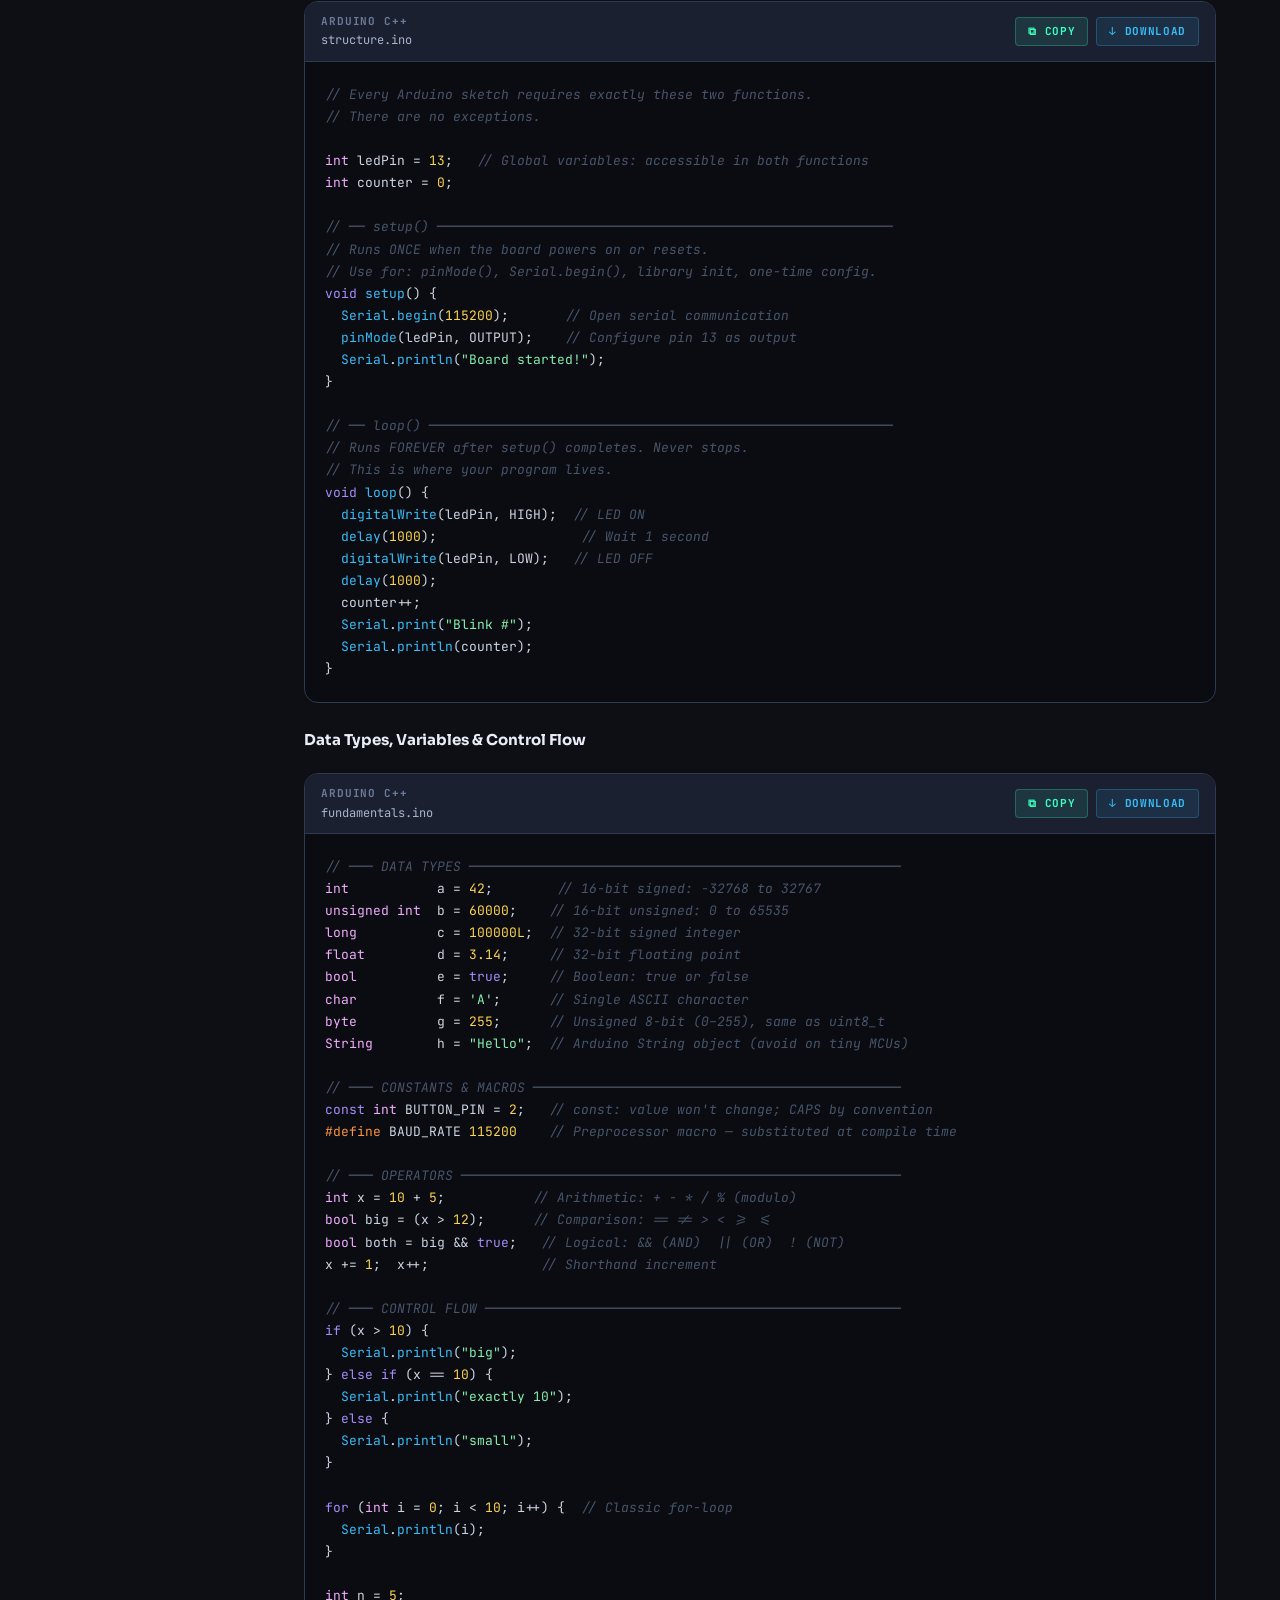
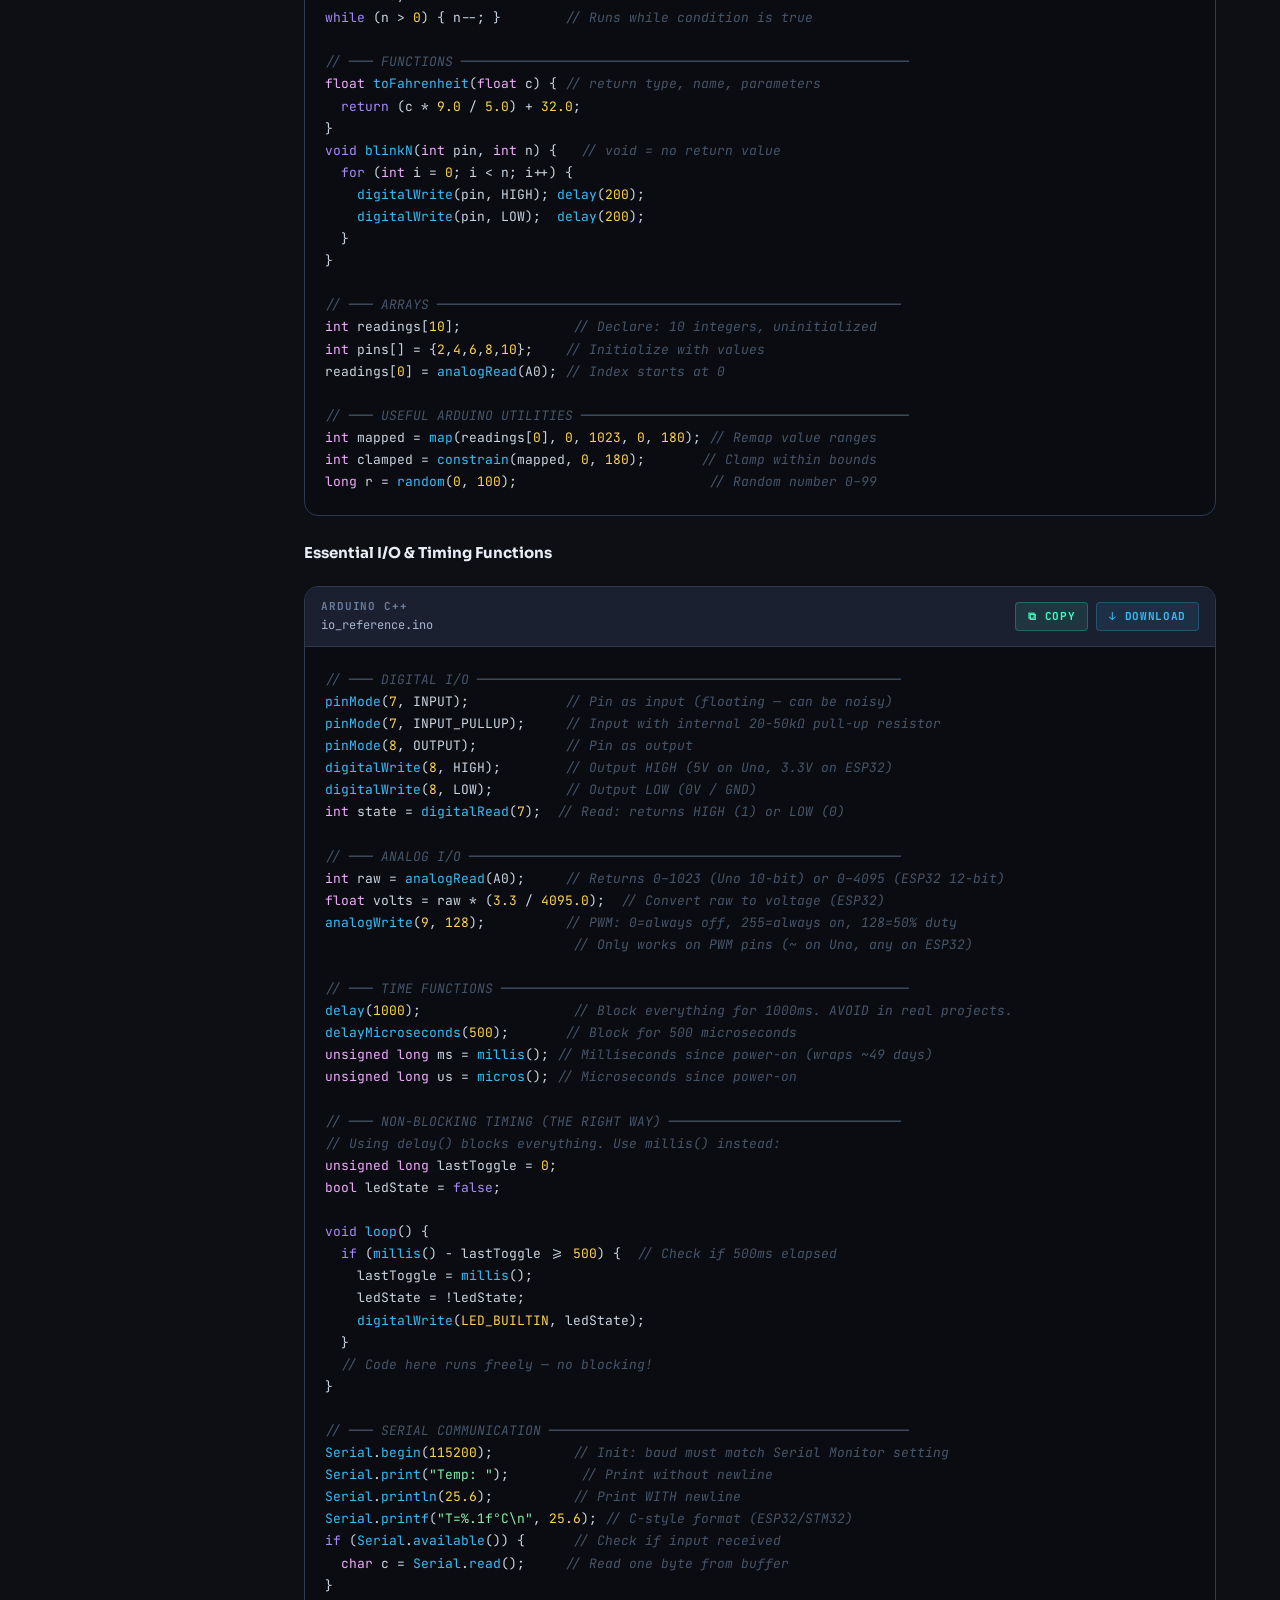
<file: workshop/index.html>
<!DOCTYPE html>
<html lang="en">
<head>
  <meta charset="UTF-8">
  <meta name="viewport" content="width=device-width, initial-scale=1.0">
  <title>IoT Workshop — Complete Reference Notes</title>
  <link rel="preconnect" href="https://fonts.googleapis.com">
  <link rel="preconnect" href="https://fonts.gstatic.com" crossorigin>
  <link href="https://fonts.googleapis.com/css2?family=Space+Mono:ital,wght@0,400;0,700;1,400&family=Sora:wght@300;400;500;600;700;800&family=JetBrains+Mono:wght@400;500;700&display=swap" rel="stylesheet">
  <style>
    :root {
      --bg:#0D0F14; --bg2:#131720; --bg3:#1A2030; --bg4:#1F2840;
      --surface:#222A3E; --surface2:#2A344A;
      --border:#2E3A52; --border2:#3A4A66;
      --text:#E8EDF8; --text2:#A8B4CC; --text3:#6A7A99;
      --accent:#3BFFC0; --accent-dim:#1A7A5A;
      --accent2:#FF6B35; --accent3:#A78BFA; --accent4:#38BDF8; --accent5:#FB923C;
      --yellow:#FCD34D; --red:#F87171; --green:#4ADE80;
      --hardware:#F59E0B; --software:#A78BFA; --protocol:#38BDF8;
      --demo:#3BFFC0; --ethics:#F87171; --problem:#FF6B35; --concept:#FB923C;
      --font-display:'Sora',sans-serif; --font-mono:'JetBrains Mono','Space Mono',monospace;
      --font-body:'Sora',system-ui,sans-serif;
      --radius:8px; --radius-lg:14px; --radius-xl:20px;
    }
    *,*::before,*::after{box-sizing:border-box;margin:0;padding:0;}
    html{scroll-behavior:smooth;}
    body{background:var(--bg);color:var(--text);font-family:var(--font-body);font-size:15px;line-height:1.7;-webkit-font-smoothing:antialiased;}
    ::-webkit-scrollbar{width:6px;}
    ::-webkit-scrollbar-track{background:var(--bg);}
    ::-webkit-scrollbar-thumb{background:var(--border2);border-radius:99px;}
    .page-wrap{display:flex;min-height:100vh;}
    /* SIDEBAR */
    .sidebar{width:240px;flex-shrink:0;position:sticky;top:0;height:100vh;overflow-y:auto;background:var(--bg2);border-right:1px solid var(--border);padding:28px 0;display:flex;flex-direction:column;}
    .sidebar-brand{padding:0 20px 24px;border-bottom:1px solid var(--border);margin-bottom:16px;}
    .sidebar-brand .logo-text{font-family:var(--font-mono);font-size:11px;font-weight:700;color:var(--accent);letter-spacing:.12em;text-transform:uppercase;}
    .sidebar-brand .logo-sub{font-size:12px;color:var(--text3);margin-top:2px;}
    .nav-section-label{font-size:10px;font-weight:700;letter-spacing:.12em;text-transform:uppercase;color:var(--text3);padding:10px 20px 6px;}
    .nav-item{display:flex;align-items:center;gap:10px;padding:7px 20px;font-size:12.5px;color:var(--text2);text-decoration:none;transition:all .15s;border-left:2px solid transparent;}
    .nav-item:hover{color:var(--text);background:var(--bg3);border-left-color:var(--border2);}
    .nav-dot{width:7px;height:7px;border-radius:50%;flex-shrink:0;}
    /* MAIN */
    .main{flex:1;min-width:0;}
    /* HERO */
    .hero{position:relative;background:var(--bg2);border-bottom:1px solid var(--border);padding:64px 64px 56px;overflow:hidden;}
    .hero-grid{position:absolute;inset:0;background-image:linear-gradient(rgba(59,255,192,.04) 1px,transparent 1px),linear-gradient(90deg,rgba(59,255,192,.04) 1px,transparent 1px);background-size:40px 40px;pointer-events:none;}
    .hero-glow{position:absolute;top:-80px;right:-80px;width:400px;height:400px;background:radial-gradient(circle,rgba(59,255,192,.08) 0%,transparent 70%);pointer-events:none;}
    .hero-glow2{position:absolute;bottom:-60px;left:200px;width:300px;height:300px;background:radial-gradient(circle,rgba(167,139,250,.06) 0%,transparent 70%);pointer-events:none;}
    .hero-tag{display:inline-flex;align-items:center;gap:8px;font-family:var(--font-mono);font-size:11px;font-weight:700;letter-spacing:.1em;text-transform:uppercase;color:var(--accent);background:rgba(59,255,192,.1);border:1px solid rgba(59,255,192,.2);padding:5px 12px;border-radius:99px;margin-bottom:24px;}
    .hero h1{font-size:clamp(28px,4vw,48px);font-weight:800;line-height:1.15;color:var(--text);margin-bottom:16px;max-width:720px;position:relative;}
    .hero h1 span{color:var(--accent);}
    .hero-desc{font-size:16px;color:var(--text2);max-width:600px;line-height:1.65;position:relative;margin-bottom:32px;}
    .hero-pills{display:flex;flex-wrap:wrap;gap:10px;position:relative;}
    .pill{font-size:12px;font-weight:500;padding:5px 14px;border-radius:99px;border:1px solid var(--border2);color:var(--text2);background:var(--bg3);}
    /* SECTION */
    .section{padding:64px;border-bottom:1px solid var(--border);}
    .section:last-child{border-bottom:none;}
    .section-header{display:flex;align-items:flex-start;gap:20px;margin-bottom:40px;}
    .section-number{font-family:var(--font-mono);font-size:11px;font-weight:700;letter-spacing:.08em;color:var(--text3);padding-top:4px;flex-shrink:0;}
    .section-title-group{flex:1;}
    .section-tag{display:inline-block;font-family:var(--font-mono);font-size:10px;font-weight:700;letter-spacing:.12em;text-transform:uppercase;padding:3px 10px;border-radius:4px;margin-bottom:10px;}
    .section-title{font-size:clamp(22px,3vw,32px);font-weight:800;line-height:1.2;color:var(--text);}
    .section-subtitle{font-size:15px;color:var(--text2);margin-top:8px;max-width:660px;line-height:1.6;}
    /* tag colours */
    .tag-problem{background:rgba(255,107,53,.15);color:var(--problem);}
    .tag-concept{background:rgba(251,146,60,.15);color:var(--concept);}
    .tag-hardware{background:rgba(245,158,11,.15);color:var(--hardware);}
    .tag-software{background:rgba(167,139,250,.15);color:var(--software);}
    .tag-protocol{background:rgba(56,189,248,.15);color:var(--protocol);}
    .tag-demo{background:rgba(59,255,192,.15);color:var(--demo);}
    .tag-ethics{background:rgba(248,113,113,.15);color:var(--ethics);}
    .tag-wrapup{background:rgba(168,180,204,.1);color:var(--text2);}
    /* PROSE */
    .prose{max-width:780px;}
    .prose p{color:var(--text2);margin-bottom:16px;line-height:1.75;}
    .prose p:last-child{margin-bottom:0;}
    .prose strong{color:var(--text);font-weight:600;}
    .prose em{color:var(--accent);font-style:normal;}
    /* CALLOUT */
    .callout{border-radius:var(--radius-lg);padding:20px 24px;margin:24px 0;border-left:3px solid;display:flex;gap:16px;}
    .callout-icon{font-size:20px;flex-shrink:0;margin-top:2px;}
    .callout-body{flex:1;}
    .callout-title{font-weight:700;font-size:14px;margin-bottom:6px;}
    .callout-text{font-size:13.5px;color:var(--text2);line-height:1.65;}
    .callout.info{background:rgba(56,189,248,.07);border-color:var(--accent4);}
    .callout.info .callout-title{color:var(--accent4);}
    .callout.warning{background:rgba(252,211,77,.07);border-color:var(--yellow);}
    .callout.warning .callout-title{color:var(--yellow);}
    .callout.tip{background:rgba(59,255,192,.07);border-color:var(--accent);}
    .callout.tip .callout-title{color:var(--accent);}
    .callout.danger{background:rgba(248,113,113,.07);border-color:var(--red);}
    .callout.danger .callout-title{color:var(--red);}
    .callout.story{background:rgba(167,139,250,.07);border-color:var(--accent3);}
    .callout.story .callout-title{color:var(--accent3);}
    /* TAKEAWAY */
    .takeaway{margin-top:32px;border-radius:var(--radius-lg);background:linear-gradient(135deg,rgba(59,255,192,.07),rgba(56,189,248,.05));border:1px solid rgba(59,255,192,.2);padding:20px 24px;display:flex;align-items:flex-start;gap:14px;}
    .takeaway-icon{font-size:22px;flex-shrink:0;}
    .takeaway-text{font-size:14px;color:var(--text);line-height:1.65;font-weight:500;}
    /* CARDS */
    .cards{display:grid;gap:16px;}
    .cards-2{grid-template-columns:repeat(2,1fr);}
    .cards-3{grid-template-columns:repeat(3,1fr);}
    .cards-4{grid-template-columns:repeat(4,1fr);}
    .card{background:var(--bg3);border:1px solid var(--border);border-radius:var(--radius-lg);padding:22px;transition:border-color .2s;}
    .card:hover{border-color:var(--border2);}
    .card-icon{font-size:28px;margin-bottom:12px;}
    .card-title{font-size:15px;font-weight:700;color:var(--text);margin-bottom:8px;}
    .card-text{font-size:13px;color:var(--text2);line-height:1.6;}
    .card-tag{display:inline-block;font-family:var(--font-mono);font-size:10px;font-weight:700;padding:2px 8px;border-radius:4px;margin-bottom:10px;}
    /* TABLE */
    .table-wrap{overflow-x:auto;margin:24px 0;border-radius:var(--radius-lg);border:1px solid var(--border);}
    table{width:100%;border-collapse:collapse;font-size:13px;}
    thead{background:var(--bg3);}
    thead th{padding:14px 16px;text-align:left;font-family:var(--font-mono);font-size:11px;font-weight:700;letter-spacing:.08em;text-transform:uppercase;color:var(--text3);border-bottom:1px solid var(--border);}
    tbody tr{border-bottom:1px solid var(--border);}
    tbody tr:last-child{border-bottom:none;}
    tbody tr:nth-child(odd){background:rgba(255,255,255,.01);}
    tbody td{padding:12px 16px;color:var(--text2);vertical-align:top;line-height:1.5;}
    tbody td:first-child{color:var(--text);font-weight:600;}
    .check{color:var(--green);}
    .cross{color:var(--red);}
    /* PIN DIAGRAM */
    .pin-diagram{background:var(--bg3);border:1px solid var(--border);border-radius:var(--radius-xl);padding:28px;margin:24px 0;overflow-x:auto;}
    .pin-diagram svg{display:block;max-width:100%;}
    .board-diagram-title{font-family:var(--font-mono);font-size:12px;font-weight:700;letter-spacing:.08em;text-transform:uppercase;color:var(--text3);margin-bottom:20px;}
    /* EXT LINKS */
    a.ext{color:var(--accent4);text-decoration:none;border-bottom:1px solid rgba(56,189,248,.3);font-weight:500;transition:border-color .15s,color .15s;}
    a.ext::after{content:' ↗';font-size:.8em;vertical-align:super;font-weight:700;opacity:.75;}
    a.ext:hover{color:#7DD3FC;border-color:#7DD3FC;}
    /* STEPS */
    .steps{counter-reset:step;display:flex;flex-direction:column;gap:0;}
    .step{display:flex;gap:20px;padding:20px 0;border-bottom:1px solid var(--border);}
    .step:last-child{border-bottom:none;}
    .step-num{font-family:var(--font-mono);font-size:12px;font-weight:700;color:var(--accent);background:rgba(59,255,192,.1);border:1px solid rgba(59,255,192,.25);width:32px;height:32px;border-radius:50%;display:flex;align-items:center;justify-content:center;flex-shrink:0;margin-top:2px;}
    .step-body{flex:1;}
    .step-title{font-size:15px;font-weight:700;color:var(--text);margin-bottom:6px;}
    .step-text{font-size:13.5px;color:var(--text2);line-height:1.65;}
    /* BULLET LIST */
    .blist{list-style:none;display:flex;flex-direction:column;gap:10px;margin:16px 0;}
    .blist li{padding-left:24px;position:relative;font-size:13.5px;color:var(--text2);line-height:1.65;}
    .blist li::before{content:'▸';position:absolute;left:0;color:var(--accent);font-size:12px;top:2px;}
    .blist li strong{color:var(--text);font-weight:600;}
    /* H3 H4 */
    h3{font-size:20px;font-weight:700;color:var(--text);margin:36px 0 14px;padding-bottom:10px;border-bottom:1px solid var(--border);}
    h4{font-size:15px;font-weight:700;color:var(--text);margin:24px 0 10px;}
    h3:first-child,h4:first-child{margin-top:0;}
    /* CODE */
    .code-wrap{background:#0A0C12;border:1px solid var(--border);border-radius:var(--radius-lg);margin:20px 0;overflow:hidden;}
    .code-header{display:flex;align-items:center;justify-content:space-between;padding:10px 16px;background:var(--bg3);border-bottom:1px solid var(--border);}
    .code-lang{font-family:var(--font-mono);font-size:11px;font-weight:700;letter-spacing:.08em;text-transform:uppercase;color:var(--text3);}
    .code-filename{font-family:var(--font-mono);font-size:12px;color:var(--text2);}
    .copy-btn{font-family:var(--font-mono);font-size:11px;font-weight:700;letter-spacing:.06em;text-transform:uppercase;color:var(--accent);background:rgba(59,255,192,.1);border:1px solid rgba(59,255,192,.25);padding:4px 12px;border-radius:4px;cursor:pointer;transition:all .2s;display:flex;align-items:center;gap:6px;}
    .copy-btn:hover{background:rgba(59,255,192,.18);border-color:rgba(59,255,192,.45);}
    .copy-btn.copied{color:var(--green);background:rgba(74,222,128,.1);border-color:rgba(74,222,128,.25);}
    .download-btn{font-family:var(--font-mono);font-size:11px;font-weight:700;letter-spacing:.06em;text-transform:uppercase;color:var(--accent4);background:rgba(56,189,248,.1);border:1px solid rgba(56,189,248,.25);padding:4px 12px;border-radius:4px;cursor:pointer;transition:all .2s;display:flex;align-items:center;gap:6px;text-decoration:none;}
    .download-btn:hover{background:rgba(56,189,248,.18);}
    .code-actions{display:flex;gap:8px;}
    pre{padding:22px 20px;overflow-x:auto;font-family:var(--font-mono);font-size:13px;line-height:1.7;color:#CBD5E1;}
    .kw{color:#A78BFA;} .fn{color:#38BDF8;} .str{color:#86EFAC;} .num{color:#FCD34D;} .cm{color:#475569;font-style:italic;} .pp{color:#FB923C;} .tp{color:#F0ABFC;} .op{color:#94A3B8;}
    /* WIRING */
    .wiring-grid{display:grid;grid-template-columns:repeat(auto-fit,minmax(220px,1fr));gap:14px;margin:20px 0;}
    .wiring-card{background:var(--bg3);border:1px solid var(--border);border-radius:var(--radius-lg);padding:18px;}
    .wiring-card h5{font-size:13px;font-weight:700;color:var(--text);margin-bottom:12px;font-family:var(--font-mono);}
    .wire-row{display:flex;justify-content:space-between;font-family:var(--font-mono);font-size:11.5px;color:var(--text2);padding:4px 0;border-bottom:1px solid var(--border);}
    .wire-row:last-child{border-bottom:none;}
    .wire-pin{font-weight:700;}
    .wire-vcc{color:#F87171;} .wire-gnd{color:#94A3B8;} .wire-data{color:#4ADE80;} .wire-scl{color:#FCD34D;} .wire-sda{color:#38BDF8;} .wire-trig{color:#FB923C;} .wire-echo{color:#A78BFA;}
    /* PROTOCOL CARD */
    .protocol-card{background:var(--bg3);border:1px solid var(--border);border-radius:var(--radius-lg);padding:24px;margin-bottom:16px;}
    .protocol-header{display:flex;align-items:center;gap:14px;margin-bottom:16px;}
    .protocol-badge{font-family:var(--font-mono);font-size:13px;font-weight:700;padding:6px 14px;border-radius:6px;flex-shrink:0;}
    .protocol-name{font-size:17px;font-weight:700;color:var(--text);}
    .protocol-nickname{font-size:13px;color:var(--text3);font-style:italic;}
    .protocol-body{font-size:13.5px;color:var(--text2);line-height:1.65;}
    .protocol-specs{display:flex;flex-wrap:wrap;gap:8px;margin:14px 0;}
    .spec-pill{font-family:var(--font-mono);font-size:11px;background:var(--bg4);border:1px solid var(--border);color:var(--text2);padding:3px 10px;border-radius:4px;}
    /* BADGE */
    .badge{display:inline-block;font-family:var(--font-mono);font-size:10.5px;font-weight:700;padding:2px 9px;border-radius:4px;vertical-align:middle;}
    .badge-green{background:rgba(74,222,128,.15);color:var(--green);}
    .badge-yellow{background:rgba(252,211,77,.15);color:var(--yellow);}
    .badge-red{background:rgba(248,113,113,.15);color:var(--red);}
    .badge-blue{background:rgba(56,189,248,.15);color:var(--accent4);}
    /* LEVEL PATH */
    .level-path{display:flex;flex-direction:column;border-left:2px solid var(--border2);margin-left:12px;padding-left:28px;}
    .level-item{position:relative;padding-bottom:28px;}
    .level-item:last-child{padding-bottom:0;}
    .level-item::before{content:'';position:absolute;left:-35px;top:5px;width:12px;height:12px;border-radius:50%;border:2px solid var(--border2);background:var(--bg);}
    .level-item.l1::before{background:var(--green);border-color:var(--green);box-shadow:0 0 10px rgba(74,222,128,.4);}
    .level-item.l2::before{background:var(--accent4);border-color:var(--accent4);box-shadow:0 0 10px rgba(56,189,248,.4);}
    .level-item.l3::before{background:var(--accent3);border-color:var(--accent3);box-shadow:0 0 10px rgba(167,139,250,.4);}
    .level-item.l4::before{background:var(--accent5);border-color:var(--accent5);box-shadow:0 0 10px rgba(251,146,60,.4);}
    .level-item.l5::before{background:var(--red);border-color:var(--red);box-shadow:0 0 10px rgba(248,113,113,.4);}
    .level-title{font-size:16px;font-weight:700;color:var(--text);margin-bottom:6px;}
    .level-text{font-size:13px;color:var(--text2);line-height:1.6;}
    .level-examples{font-size:12px;color:var(--text3);font-style:italic;margin-top:4px;}
    /* GROUP CARD */
    .group-card{background:var(--bg3);border:1px solid var(--border);border-radius:var(--radius-xl);padding:28px;margin-bottom:20px;}
    .group-header{display:flex;align-items:center;gap:14px;margin-bottom:16px;}
    .group-num{font-family:var(--font-mono);font-size:13px;font-weight:700;width:38px;height:38px;border-radius:var(--radius);display:flex;align-items:center;justify-content:center;flex-shrink:0;}
    .group-title{font-size:17px;font-weight:700;color:var(--text);}
    .group-sub{font-size:13px;color:var(--text3);}
    .group-task{font-size:13.5px;color:var(--text2);line-height:1.75;}
    /* RESOURCE */
    .resource-grid{display:grid;grid-template-columns:repeat(auto-fill,minmax(240px,1fr));gap:14px;margin:20px 0;}
    .resource-card{background:var(--bg3);border:1px solid var(--border);border-radius:var(--radius-lg);padding:18px;text-decoration:none;display:block;transition:border-color .2s,background .2s;}
    .resource-card:hover{border-color:var(--border2);background:var(--bg4);}
    .resource-icon{font-size:24px;margin-bottom:10px;}
    .resource-name{font-size:14px;font-weight:700;color:var(--text);margin-bottom:4px;}
    .resource-desc{font-size:12px;color:var(--text2);line-height:1.5;}
    .resource-url{font-family:var(--font-mono);font-size:10px;color:var(--text3);margin-top:8px;}
    /* TIMING */
    .timing-wrap{background:#0A0C12;border:1px solid var(--border);border-radius:var(--radius-lg);padding:24px;margin:20px 0;overflow-x:auto;}
    /* BLOCK DIAGRAM */
    .block-diagram-container{background:#0A0C12;border:1px solid var(--border);border-radius:var(--radius-xl);padding:32px;margin:24px 0;overflow-x:auto;}
    /* INLINE CODE */
    code{font-family:var(--font-mono);font-size:.875em;background:var(--bg4);border:1px solid var(--border);color:var(--accent);padding:1px 6px;border-radius:4px;}
    .cite{font-size:12px;color:var(--text3);font-style:italic;margin-top:8px;}
    /* COMMUNITY */
    .community-grid{display:grid;grid-template-columns:repeat(auto-fit,minmax(280px,1fr));gap:16px;margin:24px 0;}
    .community-card{background:var(--bg3);border:1px solid var(--border);border-radius:var(--radius-lg);padding:24px;}
    .community-platform{font-family:var(--font-mono);font-size:11px;font-weight:700;letter-spacing:.08em;text-transform:uppercase;margin-bottom:10px;}
    .community-name{font-size:16px;font-weight:700;color:var(--text);margin-bottom:8px;}
    .community-desc{font-size:13px;color:var(--text2);line-height:1.6;}
    .community-meta{display:flex;gap:12px;margin-top:12px;flex-wrap:wrap;}
    .community-stat{font-family:var(--font-mono);font-size:11px;color:var(--text3);}
    /* SHOPPING LIST */
    .shop-item{display:flex;align-items:center;justify-content:space-between;padding:12px 16px;border-bottom:1px solid var(--border);font-size:13.5px;}
    .shop-item:last-child{border-bottom:none;}
    .shop-name{color:var(--text);font-weight:500;}
    .shop-price{font-family:var(--font-mono);font-size:12px;color:var(--accent);font-weight:700;}
    .shop-note{font-size:11px;color:var(--text3);}
    /* PROGRESS DOTS */
    .progress-dots{display:flex;gap:6px;padding:16px 64px;background:var(--bg2);border-bottom:1px solid var(--border);flex-wrap:wrap;}
    .progress-dot{width:8px;height:8px;border-radius:50%;opacity:.4;}
    .progress-dot.active{opacity:1;}
    /* RESPONSIVE */
    @media(max-width:900px){.sidebar{display:none;}.section{padding:40px 20px;}.hero{padding:40px 20px;}.cards-2,.cards-3,.cards-4{grid-template-columns:1fr;}.progress-dots{padding:16px 20px;}}
  </style>
</head>
<body>
<div class="page-wrap">

<!-- SIDEBAR -->
<nav class="sidebar">
  <div class="sidebar-brand">
    <div class="logo-text">IoT Workshop</div>
    <div class="logo-sub">Attendee Reference Notes</div>
  </div>
  <div class="nav-section-label">Sections</div>
  <a href="#problem"   class="nav-item"><span class="nav-dot" style="background:var(--problem)"></span>Problem Framing</a>
  <a href="#concepts"  class="nav-item"><span class="nav-dot" style="background:var(--concept)"></span>Core Concepts</a>
  <a href="#hardware"  class="nav-item"><span class="nav-dot" style="background:var(--hardware)"></span>Hardware</a>
  <a href="#software"  class="nav-item"><span class="nav-dot" style="background:var(--software)"></span>Software &amp; Platforms</a>
  <a href="#protocols" class="nav-item"><span class="nav-dot" style="background:var(--protocol)"></span>Protocols</a>
  <a href="#demo"      class="nav-item"><span class="nav-dot" style="background:var(--demo)"></span>Live Demo &amp; Code</a>
  <a href="#ethics"    class="nav-item"><span class="nav-dot" style="background:var(--ethics)"></span>Security &amp; Ethics</a>
  <a href="#wrapup"    class="nav-item"><span class="nav-dot" style="background:var(--text3)"></span>Projects &amp; Community</a>
  <div style="margin-top:auto;padding:20px;border-top:1px solid var(--border);margin-top:24px;">
    <div style="font-size:11px;color:var(--text3);line-height:1.6;">All external links open in new tab.<br>Code blocks are one-click copyable. Prepared by Saisagun Thapa</div>
  </div>
</nav>

<!-- MAIN -->
<main class="main">

<!-- HERO -->
<div class="hero">
  <div class="hero-grid"></div>
  <div class="hero-glow"></div>
  <div class="hero-glow2"></div>
  <div class="hero-tag">🛠 IoT Beginner Workshop · Attendee Reference Notes</div>
  <h1>The Internet of <span>Things</span>:<br>Everything You Need to Know</h1>
  <p class="hero-desc">Your comprehensive companion to this workshop. From physical hardware to cloud dashboards, this document covers every concept discussed today — with code you can copy in one click, diagrams, external resources, and hands-on project guides.</p>
  <div class="hero-pills">
    <span class="pill">🔌 Arduino · ESP32 · STM32 · Raspberry Pi</span>
    <span class="pill">📡 SPI · UART · I²C · BLE · LoRa · Wi-Fi</span>
    <span class="pill">💻 C/C++ · MicroPython · Arduino IDE</span>
    <span class="pill">☁️ Cloud Platforms · MQTT · Node-RED</span>
    <span class="pill">🔒 Security · Ethics · Privacy</span>
  </div>
</div>

<div class="progress-dots" aria-hidden="true">
  <div class="progress-dot active" style="background:var(--problem)"></div>
  <div class="progress-dot" style="background:var(--concept)"></div>
  <div class="progress-dot" style="background:var(--hardware)"></div>
  <div class="progress-dot" style="background:var(--software)"></div>
  <div class="progress-dot" style="background:var(--protocol)"></div>
  <div class="progress-dot" style="background:var(--demo)"></div>
  <div class="progress-dot" style="background:var(--ethics)"></div>
  <div class="progress-dot" style="background:var(--text3)"></div>
</div>

<!-- ═══ §1 PROBLEM FRAMING ═══ -->
<section class="section" id="problem">
  <div class="section-header">
    <div class="section-number">01</div>
    <div class="section-title-group">
      <span class="section-tag tag-problem">Problem Framing</span>
      <h2 class="section-title">Why Does IoT Exist?<br>The World Before the Network.</h2>
      <p class="section-subtitle">Before chips and protocols, look at the problem. Every great technology is born from a painful gap between what humans can observe and what they need to know — right now, from anywhere.</p>
    </div>
  </div>

  <div class="prose">
    <p>Imagine a world where every piece of information about the physical environment — the temperature of a warehouse, the pressure in a pipe, the heartbeat of a patient, the moisture level of a field — exists <strong>only locally, at the source</strong>, invisible to everyone not standing next to it. That was the world before IoT. And in many critical situations, information that arrives late is information that arrives too late.</p>
  </div>

  <div class="callout story">
    <div class="callout-icon">🌾</div>
    <div class="callout-body">
      <div class="callout-title">Story 1 — The Farmer's Wasted Day</div>
      <div class="callout-text">A farmer drives three hours to check an irrigation pump. The pump is fine. He drives three hours back. The following week, the same pump fails silently overnight and floods a field before dawn. Total loss: one season's crop. A $4 soil moisture sensor and a cellular module could have sent an SMS alert at the exact moment the anomaly began. The information existed — inside the machine. No one could hear it.</div>
    </div>
  </div>

  <div class="callout story">
    <div class="callout-icon">🏥</div>
    <div class="callout-body">
      <div class="callout-title">Story 2 — The Silent Ward</div>
      <div class="callout-text">A hospital manages 40 patients per nurse at night. A post-operative patient's oxygen saturation drops below safe levels at 3 AM. The bedside monitor alarms locally — but the nurse is occupied two rooms away with another emergency. Six minutes pass before anyone reaches the bed. Continuous IoT monitoring with real-time push alerts changes the response window from minutes to seconds. That gap is the difference between recovery and permanent damage.</div>
    </div>
  </div>

  <div class="callout story">
    <div class="callout-icon">🏭</div>
    <div class="callout-body">
      <div class="callout-title">Story 3 — The Machine That Nobody Listened To</div>
      <div class="callout-text">A manufacturing plant runs high-speed compressors 24/7. Vibration patterns shift subtly over 72 hours — a classic signature of bearing failure. Nobody notices. On a Thursday afternoon the machine seizes, halting an entire production line. Downtime cost: $40,000. A vibration sensor deployed on an edge device would have flagged the drift 48 hours earlier with 94% accuracy. The machine was trying to tell someone. No one was listening.</div>
    </div>
  </div>

  <h3>What Exactly Is IoT?</h3>
  <div class="prose">
    <p>The term <strong>Internet of Things</strong> was coined in 1999 by Kevin Ashton while working at Procter &amp; Gamble, in the context of RFID supply chain tracking. His insight: computers depended entirely on humans to enter information. IoT flips this — the devices themselves observe the world and generate data autonomously.</p>
    <p>A clean one-line definition: <em>"Giving everyday objects the ability to sense, communicate, and be controlled over a network."</em></p>
    <p>Today, over <strong>18 billion IoT devices</strong> are connected globally (<a href="https://iot-analytics.com/number-connected-iot-devices/" target="_blank" class="ext">IoT Analytics, 2024</a>). By 2030, projections exceed 40 billion — more than four connected devices for every person on Earth. The IoT market is not a future trend. It is present infrastructure.</p>
  </div>

  <h3>The Opportunity Space</h3>
  <div class="cards cards-3">
    <div class="card"><div class="card-icon">🌿</div><div class="card-title">Smart Agriculture</div><div class="card-text">Soil sensors, automated irrigation, drone imagery, livestock health. IoT-driven precision farming can cut water usage by 30% and increase yield by 20%.</div></div>
    <div class="card"><div class="card-icon">🏙️</div><div class="card-title">Smart Cities</div><div class="card-text">Adaptive traffic signals, air quality monitoring, smart waste collection, connected streetlights that dim when roads are empty.</div></div>
    <div class="card"><div class="card-icon">🏠</div><div class="card-title">Smart Homes</div><div class="card-text">Thermostats, locks, cameras, appliances that respond to presence and schedule. The most visible consumer face of IoT.</div></div>
    <div class="card"><div class="card-icon">🏥</div><div class="card-title">Connected Healthcare</div><div class="card-text">Wearable ECG monitors, continuous glucose sensors, remote patient monitoring. IoT that literally saves lives — measurably, verifiably.</div></div>
    <div class="card"><div class="card-icon">⚡</div><div class="card-title">Industrial IoT (IIoT)</div><div class="card-text">Predictive maintenance, asset tracking, energy monitoring, digital twins of factories. The largest IoT market segment by revenue.</div></div>
    <div class="card"><div class="card-icon">🌊</div><div class="card-title">Environment & Safety</div><div class="card-text">Flood and landslide early warning, river water quality, forest fire detection. IoT as a planetary nervous system — especially critical in Nepal's geography.</div></div>
  </div>

  <div class="takeaway">
    <div class="takeaway-icon">🎯</div>
    <div class="takeaway-text">The core problem IoT solves: <strong>the gap between physical reality and human awareness.</strong> Every IoT system answers one question: "What would we do differently if we knew this information in real time?" Start with that question — not with a chip choice.</div>
  </div>
</section>


<!-- ═══ §2 CORE CONCEPTS ═══ -->
<section class="section" id="concepts">
  <div class="section-header">
    <div class="section-number">02</div>
    <div class="section-title-group">
      <span class="section-tag tag-concept">Core Concepts</span>
      <h2 class="section-title">How IoT Actually Works:<br>The 4-Layer Architecture</h2>
      <p class="section-subtitle">Every IoT system — from a $3 soil sensor to a million-dollar industrial controller — follows the same fundamental architecture. Build this mental model first. Everything else is detail.</p>
    </div>
  </div>

  <div class="block-diagram-container">
    <svg viewBox="0 0 780 160" xmlns="http://www.w3.org/2000/svg" font-family="'JetBrains Mono',monospace">
      <rect x="10" y="30" width="160" height="100" rx="10" fill="#1A2030" stroke="#F59E0B" stroke-width="1.5"/>
      <text x="90" y="22" fill="#F59E0B" font-size="10" font-weight="700" text-anchor="middle" letter-spacing="1">LAYER 1</text>
      <text x="90" y="68" fill="#E8EDF8" font-size="13" font-weight="700" text-anchor="middle">Perception</text>
      <text x="90" y="88" fill="#A8B4CC" font-size="10" text-anchor="middle">Sensors &amp; Actuators</text>
      <text x="90" y="108" fill="#6A7A99" font-size="9" text-anchor="middle">Eyes &amp; Hands of IoT</text>
      <path d="M170 80 L198 80" stroke="#3BFFC0" stroke-width="2" fill="none" marker-end="url(#arr)"/>
      <rect x="200" y="30" width="160" height="100" rx="10" fill="#1A2030" stroke="#FB923C" stroke-width="1.5"/>
      <text x="280" y="22" fill="#FB923C" font-size="10" font-weight="700" text-anchor="middle" letter-spacing="1">LAYER 2</text>
      <text x="280" y="68" fill="#E8EDF8" font-size="13" font-weight="700" text-anchor="middle">Processing</text>
      <text x="280" y="88" fill="#A8B4CC" font-size="10" text-anchor="middle">Microcontroller / MCU</text>
      <text x="280" y="108" fill="#6A7A99" font-size="9" text-anchor="middle">The Brain</text>
      <path d="M360 80 L388 80" stroke="#3BFFC0" stroke-width="2" fill="none" marker-end="url(#arr)"/>
      <rect x="390" y="30" width="160" height="100" rx="10" fill="#1A2030" stroke="#38BDF8" stroke-width="1.5"/>
      <text x="470" y="22" fill="#38BDF8" font-size="10" font-weight="700" text-anchor="middle" letter-spacing="1">LAYER 3</text>
      <text x="470" y="68" fill="#E8EDF8" font-size="13" font-weight="700" text-anchor="middle">Connectivity</text>
      <text x="470" y="88" fill="#A8B4CC" font-size="10" text-anchor="middle">Wi-Fi · MQTT · LoRa</text>
      <text x="470" y="108" fill="#6A7A99" font-size="9" text-anchor="middle">The Nervous System</text>
      <path d="M550 80 L578 80" stroke="#3BFFC0" stroke-width="2" fill="none" marker-end="url(#arr)"/>
      <rect x="580" y="30" width="190" height="100" rx="10" fill="#1A2030" stroke="#3BFFC0" stroke-width="1.5"/>
      <text x="675" y="22" fill="#3BFFC0" font-size="10" font-weight="700" text-anchor="middle" letter-spacing="1">LAYER 4</text>
      <text x="675" y="68" fill="#E8EDF8" font-size="13" font-weight="700" text-anchor="middle">Application</text>
      <text x="675" y="88" fill="#A8B4CC" font-size="10" text-anchor="middle">Dashboard · Alert · Action</text>
      <text x="675" y="108" fill="#6A7A99" font-size="9" text-anchor="middle">What Users See</text>
      <defs><marker id="arr" markerWidth="8" markerHeight="8" refX="6" refY="3" orient="auto"><path d="M0,0 L0,6 L8,3 z" fill="#3BFFC0"/></marker></defs>
    </svg>
  </div>

  <h3>Layer 1 — Perception (Sensors &amp; Actuators)</h3>
  <div class="prose">
    <p><strong>Sensors</strong> translate physical phenomena into electrical signals. <strong>Actuators</strong> do the reverse — they turn signals into physical action. This layer is the IoT system's contact with the physical world.</p>
  </div>
  <div class="cards cards-2">
    <div class="card">
      <div class="card-title">🔍 Common Sensors</div>
      <ul class="blist" style="margin-top:10px">
        <li><strong>DHT11/DHT22</strong> — Temperature &amp; humidity (digital, 1-wire-like protocol)</li>
        <li><strong>HC-SR04</strong> — Ultrasonic distance (TRIG pulse → ECHO duration, up to 4m)</li>
        <li><strong>MPU6050</strong> — 3-axis accelerometer + 3-axis gyroscope (I²C, 0x68)</li>
        <li><strong>BMP180/BMP280</strong> — Barometric pressure + temperature (I²C)</li>
        <li><strong>Soil Moisture</strong> — Resistive or capacitive; analog voltage output</li>
        <li><strong>PIR HC-SR501</strong> — Passive infrared motion detector (digital output)</li>
        <li><strong>LDR</strong> — Light Dependent Resistor; read via voltage divider + ADC</li>
      </ul>
    </div>
    <div class="card">
      <div class="card-title">⚡ Common Actuators</div>
      <ul class="blist" style="margin-top:10px">
        <li><strong>LED</strong> — Status indicator, PWM dimming, RGB color control</li>
        <li><strong>Servo Motor SG90</strong> — Positional control 0°–180° via PWM pulse width</li>
        <li><strong>DC Motor + L298N</strong> — Variable speed and direction via H-bridge driver</li>
        <li><strong>Relay Module</strong> — Switch real-world AC loads safely from 3.3V logic</li>
        <li><strong>Buzzer</strong> — Audio alerts, tone generation via digital/PWM pin</li>
        <li><strong>OLED SSD1306</strong> — 128×64px display over I²C; great for local data readout</li>
      </ul>
    </div>
  </div>

  <h3>Layer 2 — Processing (The Microcontroller)</h3>
  <div class="prose">
    <p>The <strong>microcontroller (MCU)</strong> is the brain of every IoT node. It reads electrical signals from sensors, executes your firmware to make decisions, drives actuators, and manages communication. Unlike a general-purpose computer, an MCU runs a <em>single program continuously</em> — the firmware loop never stops as long as power is applied. This is intentional: reliability and determinism matter more than flexibility in embedded systems.</p>
    <p>The MCU bridges the physical and digital worlds. On one side, raw voltages from sensors. On the other, structured data packets destined for a network. Everything in between — filtering noise, converting units, checking thresholds, triggering alerts — is the MCU's job.</p>
    <p>Key MCU subsystems you will interact with as an IoT developer:</p>
  </div>
  <div class="cards cards-3">
    <div class="card">
      <div class="card-title">🧠 CPU Core</div>
      <div class="card-text">Executes your code instruction by instruction. On Arduino Uno: 8-bit AVR at 16 MHz (~16 million instructions/second). On ESP32: dual 32-bit Xtensa cores at 240 MHz. Clock speed determines how fast decisions are made — but most IoT tasks are I/O-bound, not CPU-bound.</div>
    </div>
    <div class="card">
      <div class="card-title">💾 Memory Types</div>
      <div class="card-text"><strong>Flash</strong> — stores your program permanently (32 KB on Uno, 4 MB on ESP32). <strong>SRAM</strong> — working memory for variables at runtime (2 KB on Uno, 520 KB on ESP32). <strong>EEPROM</strong> — small non-volatile storage for settings that survive power cuts (1 KB on Uno).</div>
    </div>
    <div class="card">
      <div class="card-title">⏱ Timers &amp; Watchdog</div>
      <div class="card-text">Hardware timers generate precise time intervals independently of the CPU — used for PWM generation, baud rate clocking, and scheduling. The <strong>watchdog timer</strong> automatically resets the MCU if the firmware hangs — critical for unattended field deployments.</div>
    </div>
  </div>

  <div class="block-diagram-container" style="margin-top:24px">
    <svg viewBox="0 0 720 200" xmlns="http://www.w3.org/2000/svg" font-family="'JetBrains Mono',monospace" font-size="9">
      <text x="360" y="16" fill="#FB923C" font-size="11" font-weight="700" text-anchor="middle">MICROCONTROLLER INTERNAL BLOCK DIAGRAM</text>
      <!-- CPU -->
      <rect x="280" y="30" width="160" height="50" rx="8" fill="#1A1A3A" stroke="#A78BFA" stroke-width="1.5"/>
      <text x="360" y="52" fill="#A78BFA" font-size="10" font-weight="700" text-anchor="middle">CPU Core</text>
      <text x="360" y="68" fill="#6A7A99" font-size="8.5" text-anchor="middle">Fetch · Decode · Execute</text>
      <!-- Internal Bus -->
      <line x1="100" y1="130" x2="620" y2="130" stroke="#2E3A52" stroke-width="8" stroke-linecap="round"/>
      <text x="360" y="134" fill="#3BFFC0" font-size="8" font-weight="700" text-anchor="middle">INTERNAL BUS</text>
      <!-- CPU to bus -->
      <line x1="360" y1="80" x2="360" y2="126" stroke="#A78BFA" stroke-width="1.5" stroke-dasharray="3,2"/>
      <!-- Peripherals on bus -->
      <rect x="20"  y="150" width="90"  height="40" rx="6" fill="#1A2030" stroke="#38BDF8" stroke-width="1"/>
      <text x="65"  y="168" fill="#38BDF8" font-size="8.5" font-weight="700" text-anchor="middle">GPIO</text>
      <text x="65"  y="182" fill="#6A7A99" font-size="7.5" text-anchor="middle">Digital I/O</text>
      <line x1="65" y1="150" x2="65" y2="130" stroke="#38BDF8" stroke-width="1"/>

      <rect x="120" y="150" width="90" height="40" rx="6" fill="#1A2030" stroke="#FB923C" stroke-width="1"/>
      <text x="165" y="168" fill="#FB923C" font-size="8.5" font-weight="700" text-anchor="middle">ADC</text>
      <text x="165" y="182" fill="#6A7A99" font-size="7.5" text-anchor="middle">Analog → Digital</text>
      <line x1="165" y1="150" x2="165" y2="130" stroke="#FB923C" stroke-width="1"/>

      <rect x="220" y="150" width="90" height="40" rx="6" fill="#1A2030" stroke="#3BFFC0" stroke-width="1"/>
      <text x="265" y="168" fill="#3BFFC0" font-size="8.5" font-weight="700" text-anchor="middle">PWM / Timer</text>
      <text x="265" y="182" fill="#6A7A99" font-size="7.5" text-anchor="middle">Pulse generation</text>
      <line x1="265" y1="150" x2="265" y2="130" stroke="#3BFFC0" stroke-width="1"/>

      <rect x="320" y="150" width="80" height="40" rx="6" fill="#1A2030" stroke="#4ADE80" stroke-width="1"/>
      <text x="360" y="168" fill="#4ADE80" font-size="8.5" font-weight="700" text-anchor="middle">UART</text>
      <text x="360" y="182" fill="#6A7A99" font-size="7.5" text-anchor="middle">Serial comms</text>
      <line x1="360" y1="150" x2="360" y2="130" stroke="#4ADE80" stroke-width="1"/>

      <rect x="410" y="150" width="80" height="40" rx="6" fill="#1A2030" stroke="#FCD34D" stroke-width="1"/>
      <text x="450" y="168" fill="#FCD34D" font-size="8.5" font-weight="700" text-anchor="middle">SPI / I²C</text>
      <text x="450" y="182" fill="#6A7A99" font-size="7.5" text-anchor="middle">Bus protocols</text>
      <line x1="450" y1="150" x2="450" y2="130" stroke="#FCD34D" stroke-width="1"/>

      <rect x="500" y="150" width="80" height="40" rx="6" fill="#1A2030" stroke="#F87171" stroke-width="1"/>
      <text x="540" y="168" fill="#F87171" font-size="8.5" font-weight="700" text-anchor="middle">Flash / SRAM</text>
      <text x="540" y="182" fill="#6A7A99" font-size="7.5" text-anchor="middle">Program + data</text>
      <line x1="540" y1="150" x2="540" y2="130" stroke="#F87171" stroke-width="1"/>

      <rect x="590" y="150" width="110" height="40" rx="6" fill="#1A2030" stroke="#A78BFA" stroke-width="1"/>
      <text x="645" y="168" fill="#A78BFA" font-size="8.5" font-weight="700" text-anchor="middle">Wi-Fi / BT (ESP32)</text>
      <text x="645" y="182" fill="#6A7A99" font-size="7.5" text-anchor="middle">Radio subsystem</text>
      <line x1="645" y1="150" x2="645" y2="130" stroke="#A78BFA" stroke-width="1"/>
    </svg>
  </div>

  <div class="callout info">
    <div class="callout-icon">💡</div>
    <div class="callout-body">
      <div class="callout-title">Why do MCUs have so little RAM?</div>
      <div class="callout-text">The Arduino Uno has 2 KB of SRAM. That sounds absurdly small — your browser tab uses thousands of times more. But an MCU reading a temperature sensor and sending MQTT packets needs to hold perhaps 50 bytes of variables at any time. The constraint forces lean, efficient code and dramatically reduces power consumption and cost. Constrained resources are a feature of embedded design, not a bug.</div>
    </div>
  </div>

  <h3>Layer 3 — Connectivity (The Network)</h3>
  <div class="prose">
    <p>Layer 3 is where your device stops being isolated and becomes part of a system. Data leaves the MCU and travels — across a room over BLE, across a city over LoRa, or across the planet over the internet via Wi-Fi and MQTT. The choice of connectivity protocol here is the single most consequential design decision in most IoT projects, because it determines <strong>range, power budget, data rate, and infrastructure cost</strong> simultaneously.</p>
    <p>These constraints form an inescapable triangle: you can optimize for long range, low power, or high data rate — but not all three at once. Every protocol is an engineered trade-off within this triangle.</p>
  </div>

  <div class="block-diagram-container">
    <svg viewBox="0 0 720 185" xmlns="http://www.w3.org/2000/svg" font-family="'JetBrains Mono',monospace" font-size="9">
      <text x="360" y="16" fill="#38BDF8" font-size="11" font-weight="700" text-anchor="middle">CONNECTIVITY PROTOCOL TRADE-OFF TRIANGLE</text>
      <!-- Triangle -->
      <polygon points="360,38 120,160 600,160" fill="none" stroke="#2E3A52" stroke-width="1.5" stroke-dasharray="6,3"/>
      <!-- Corner labels -->
      <text x="360" y="34" fill="#F87171" font-size="10" font-weight="700" text-anchor="middle">HIGH DATA RATE</text>
      <text x="360" y="46" fill="#6A7A99" font-size="8" text-anchor="middle">Wi-Fi (150 Mbps)</text>
      <text x="40"  y="172" fill="#4ADE80" font-size="10" font-weight="700" text-anchor="middle">LOW POWER</text>
      <text x="40"  y="183" fill="#6A7A99" font-size="8" text-anchor="middle">LoRa, Zigbee</text>
      <text x="680" y="172" fill="#FCD34D" font-size="10" font-weight="700" text-anchor="middle">LONG RANGE</text>
      <text x="680" y="183" fill="#6A7A99" font-size="8" text-anchor="middle">LoRa (15 km)</text>
      <!-- Protocol bubbles -->
      <circle cx="360" cy="80" r="20" fill="rgba(56,189,248,.15)" stroke="#38BDF8" stroke-width="1.5"/>
      <text x="360" y="78" fill="#38BDF8" font-size="8" font-weight="700" text-anchor="middle">Wi-Fi</text>
      <text x="360" y="90" fill="#6A7A99" font-size="7" text-anchor="middle">fast, power-hungry</text>

      <circle cx="210" cy="138" r="18" fill="rgba(167,139,250,.15)" stroke="#A78BFA" stroke-width="1.5"/>
      <text x="210" y="136" fill="#A78BFA" font-size="8" font-weight="700" text-anchor="middle">BLE</text>
      <text x="210" y="148" fill="#6A7A99" font-size="7" text-anchor="middle">low power, short</text>

      <circle cx="490" cy="138" r="18" fill="rgba(252,211,77,.15)" stroke="#FCD34D" stroke-width="1.5"/>
      <text x="490" y="136" fill="#FCD34D" font-size="8" font-weight="700" text-anchor="middle">LoRa</text>
      <text x="490" y="148" fill="#6A7A99" font-size="7" text-anchor="middle">far, slow, efficient</text>

      <circle cx="360" cy="138" r="16" fill="rgba(74,222,128,.15)" stroke="#4ADE80" stroke-width="1"/>
      <text x="360" y="136" fill="#4ADE80" font-size="8" font-weight="700" text-anchor="middle">Zigbee</text>
      <text x="360" y="148" fill="#6A7A99" font-size="7" text-anchor="middle">mesh, balanced</text>

      <text x="360" y="168" fill="#3BFFC0" font-size="8" text-anchor="middle">⚠ No single protocol wins on all three axes. Pick the trade-off that matches your constraints.</text>
    </svg>
  </div>

  <div class="prose" style="margin-top:16px">
    <p>Beyond choosing a radio protocol, Layer 3 also involves the <strong>application-layer messaging protocol</strong> that rides on top of the network. For IoT, this is almost always <strong>MQTT</strong> (for constrained devices over TCP) or <strong>HTTP/REST</strong> (for cloud integrations). We cover both in detail in the <a href="#protocols" class="ext">Protocols section</a>.</p>
    <p>A key concept at this layer is the difference between <strong>always-on</strong> and <strong>duty-cycled</strong> connectivity. A mains-powered device can hold a Wi-Fi connection permanently. A battery-powered field sensor must wake up, transmit in milliseconds, and return to deep sleep — otherwise battery life collapses from years to days.</p>
  </div>

  <div class="cards cards-2">
    <div class="card">
      <div class="card-title">📶 Always-On Connection</div>
      <div class="card-text">Device maintains a persistent network connection. Receives commands instantly. Can stream continuous data. Requires stable power supply. Best for: mains-powered devices, gateways, indoor monitors, devices that need to respond to remote commands in real time.</div>
    </div>
    <div class="card">
      <div class="card-title">💤 Duty-Cycled / Deep Sleep</div>
      <div class="card-text">Device wakes every N minutes, transmits a sensor reading in &lt;1 second, goes back to sleep. ESP32 deep sleep current: ~10 µA. A 3000 mAh battery can last 2–5 years this way. Best for: remote sensors, weather stations, agricultural monitors, anything battery-powered.</div>
    </div>
  </div>

  <h3>Layer 4 — Application (What Users See)</h3>
  <div class="prose">
    <p>Layer 4 is where raw data becomes <strong>value</strong>. A temperature reading of 27.3 is just a number. A dashboard showing a 72-hour trend, firing a push notification when the reading exceeds 35°C, and letting a facilities manager remotely activate a cooling unit — that is value. Layer 4 is the reason any of the other three layers exist.</p>
    <p>The application layer encompasses everything the end user interacts with: dashboards, mobile apps, email and SMS alert systems, automation rules (if soil moisture &lt; 30% → trigger pump), and increasingly, <strong>AI/ML inference</strong> — running machine learning models on cloud or edge to extract patterns from sensor data that humans cannot see in raw numbers.</p>
  </div>

  <div class="cards cards-3">
    <div class="card">
      <div class="card-icon">📊</div>
      <div class="card-title">Dashboards &amp; Visualization</div>
      <div class="card-text">Tools like <strong>Grafana</strong>, <strong>ThingSpeak</strong>, <strong>Node-RED Dashboard</strong>, and <strong>Blynk</strong> turn time-series sensor data into charts, gauges, and maps. A well-designed dashboard answers the user's question before they know to ask it.</div>
    </div>
    <div class="card">
      <div class="card-icon">🔔</div>
      <div class="card-title">Alerts &amp; Automation</div>
      <div class="card-text">Rules that fire when thresholds are crossed: <strong>IFTTT</strong>, <strong>Node-RED flows</strong>, <strong>Home Assistant automations</strong>, <strong>AWS Lambda triggers</strong>. The system acts without a human watching — this is the point of IoT.</div>
    </div>
    <div class="card">
      <div class="card-icon">🤖</div>
      <div class="card-title">AI / ML at the Edge</div>
      <div class="card-text"><strong>TensorFlow Lite</strong> and <strong>Edge Impulse</strong> let you deploy trained models directly on MCUs and Raspberry Pi — detecting anomalies, classifying sounds, recognising gestures, or predicting failures from vibration signatures without sending data to the cloud.</div>
    </div>
  </div>

  <div class="callout info">
    <div class="callout-icon">📚</div>
    <div class="callout-body">
      <div class="callout-title">Deep Dive: Microsoft IoT for Beginners</div>
      <div class="callout-text">Microsoft's free <a href="https://microsoft.github.io/IoT-For-Beginners" target="_blank" class="ext">IoT for Beginners curriculum</a> on GitHub — 24 lessons covering all four layers with full projects in C++ and MicroPython. Highly structured, well-maintained. Use this as your post-workshop self-study roadmap.</div>
    </div>
  </div>

  <h3>Key Vocabulary — Essential Terms</h3>
  <div class="cards cards-3">
    <div class="card"><div class="card-title">GPIO</div><div class="card-text">General Purpose Input/Output. The physical pins you control via code. Each pin can be: digital input, digital output, analog input (via ADC), PWM output, or a special function (UART/SPI/I²C). Most confusion in beginner projects comes from wrong GPIO configuration.</div></div>
    <div class="card"><div class="card-title">PWM</div><div class="card-text">Pulse-Width Modulation. Simulates analog output on digital pins by switching rapidly between ON and OFF. The ratio of ON time to total period is the <em>duty cycle</em> (0–100%). Used for LED dimming, motor speed, servo position.</div></div>
    <div class="card"><div class="card-title">ADC / DAC</div><div class="card-text"><strong>ADC</strong> reads analog voltage and converts to a digital number (0–1023 on 10-bit Uno; 0–4095 on 12-bit ESP32). <strong>DAC</strong> outputs a precise analog voltage from a digital value. ESP32 has 2 DAC channels; Arduino Uno has none.</div></div>
    <div class="card"><div class="card-title">Firmware</div><div class="card-text">Software permanently written to a device's flash memory. Runs directly on hardware with no OS in between (for MCUs). The firmware loop runs continuously — every millisecond, every hour, until power is removed.</div></div>
    <div class="card"><div class="card-title">Edge vs Cloud</div><div class="card-text"><strong>Edge:</strong> Decision on or near the device. Fast, private, works offline. <strong>Cloud:</strong> Data sent to remote server. Scalable, powerful, requires connectivity. Real systems use both — edge for real-time response, cloud for historical analysis.</div></div>
    <div class="card"><div class="card-title">Interrupt</div><div class="card-text">A hardware signal that pauses normal execution to handle an urgent event. Example: a button press triggers an interrupt immediately — no polling needed. Without interrupts, fast events would be missed while <code>loop()</code> is doing something else.</div></div>
  </div>

  <div class="callout info">
    <div class="callout-icon">📚</div>
    <div class="callout-body">
      <div class="callout-title">Deep Dive: Microsoft IoT for Beginners</div>
      <div class="callout-text">Microsoft's free <a href="https://microsoft.github.io/IoT-For-Beginners" target="_blank" class="ext">IoT for Beginners curriculum</a> on GitHub — 24 lessons covering all four layers with full projects in C++ and MicroPython. Highly structured, well-maintained. Use this as your post-workshop self-study roadmap.</div>
    </div>
  </div>

  <div class="takeaway">
    <div class="takeaway-icon">🎯</div>
    <div class="takeaway-text">The fundamental IoT chain is always: <strong>Sense → Process → Transmit → Act.</strong> Master this pattern and you can design any IoT solution before touching a single piece of hardware. Technology choices fill in around this structure — not the other way around.</div>
  </div>
</section>

<!-- ═══ §3 HARDWARE ═══ -->
<section class="section" id="hardware">
  <div class="section-header">
    <div class="section-number">03</div>
    <div class="section-title-group">
      <span class="section-tag tag-hardware">Hardware</span>
      <h2 class="section-title">Boards, Pins &amp; Silicon:<br>The Physical Layer</h2>
      <p class="section-subtitle">Four boards dominate the beginner-to-intermediate IoT space. Each has a distinct personality. Knowing when to use which one is a fundamental IoT skill.</p>
    </div>
  </div>

  <!-- ARDUINO UNO -->
  <h3>Arduino Uno R3 — The Learning Board</h3>
  <div class="prose">
    <p>The Arduino Uno is the universal entry point to microcontroller programming. Based on the <strong>ATmega328P</strong> — an 8-bit AVR MCU at 16 MHz — it has no OS, no Wi-Fi, no Bluetooth. What it has is radical simplicity: write code, upload it, it runs. Forever. That's why it's taught first.</p>
    <p>The Uno is the best board for learning fundamental embedded concepts precisely because it strips away abstraction. Every pin, every byte of memory, every cycle matters. <a href="https://docs.arduino.cc/hardware/uno-rev3/" target="_blank" class="ext">Official Arduino Uno R3 Documentation</a></p>
  </div>

  <div class="pin-diagram">
    <div class="board-diagram-title">Arduino Uno R3 — Pinout Overview</div>
    <svg viewBox="0 0 740 310" xmlns="http://www.w3.org/2000/svg" font-family="'JetBrains Mono',monospace" font-size="9.5">
      <!-- Board body -->
      <rect x="120" y="20" width="490" height="270" rx="14" fill="#1A3A2A" stroke="#2E5A42" stroke-width="2"/>
      <!-- USB connector -->
      <rect x="70" y="185" width="52" height="30" rx="4" fill="#2A3A4A" stroke="#4A6A8A" stroke-width="1.5"/>
      <text x="96" y="204" fill="#6A7A99" font-size="8" text-anchor="middle">USB-B</text>
      <!-- Power jack -->
      <rect x="70" y="240" width="52" height="24" rx="4" fill="#2A2A3A" stroke="#4A4A6A" stroke-width="1.5"/>
      <text x="96" y="256" fill="#6A7A99" font-size="8" text-anchor="middle">DC PWR</text>
      <!-- ATmega chip -->
      <rect x="270" y="115" width="110" height="64" rx="6" fill="#111" stroke="#333" stroke-width="1.5"/>
      <text x="325" y="142" fill="#4ADE80" font-size="10" font-weight="700" text-anchor="middle">ATmega328P</text>
      <text x="325" y="158" fill="#6A7A99" font-size="8.5" text-anchor="middle">8-bit AVR · 16MHz</text>
      <text x="325" y="172" fill="#6A7A99" font-size="8" text-anchor="middle">32KB Flash · 2KB SRAM</text>
      <!-- DIGITAL PINS TOP -->
      <text x="380" y="13" fill="#38BDF8" font-size="9.5" font-weight="700" text-anchor="middle">── DIGITAL PINS (D0–D13) · PWM marked with ~ ──</text>
      <!-- pin connector lines top -->
      <g stroke-dasharray="3,2" stroke-width="1.2">
        <line x1="143" y1="22" x2="143" y2="36" stroke="#38BDF8"/>
        <line x1="173" y1="22" x2="173" y2="36" stroke="#38BDF8"/>
        <line x1="203" y1="22" x2="203" y2="36" stroke="#38BDF8"/>
        <line x1="233" y1="22" x2="233" y2="36" stroke="#3BFFC0"/>
        <line x1="263" y1="22" x2="263" y2="36" stroke="#38BDF8"/>
        <line x1="293" y1="22" x2="293" y2="36" stroke="#3BFFC0"/>
        <line x1="323" y1="22" x2="323" y2="36" stroke="#3BFFC0"/>
        <line x1="353" y1="22" x2="353" y2="36" stroke="#38BDF8"/>
        <line x1="383" y1="22" x2="383" y2="36" stroke="#38BDF8"/>
        <line x1="413" y1="22" x2="413" y2="36" stroke="#3BFFC0"/>
        <line x1="443" y1="22" x2="443" y2="36" stroke="#3BFFC0"/>
        <line x1="473" y1="22" x2="473" y2="36" stroke="#3BFFC0"/>
        <line x1="503" y1="22" x2="503" y2="36" stroke="#38BDF8"/>
        <line x1="533" y1="22" x2="533" y2="36" stroke="#38BDF8"/>
        <line x1="563" y1="22" x2="563" y2="36" stroke="#94A3B8"/>
        <line x1="593" y1="22" x2="593" y2="36" stroke="#FCD34D"/>
      </g>
      <g fill="#A8B4CC" font-size="8.5" text-anchor="middle">
        <text x="143" y="47">D0/RX</text><text x="173" y="47">D1/TX</text><text x="203" y="47">D2</text>
        <text x="233" y="47" fill="#3BFFC0">D3~</text><text x="263" y="47">D4</text>
        <text x="293" y="47" fill="#3BFFC0">D5~</text><text x="323" y="47" fill="#3BFFC0">D6~</text>
        <text x="353" y="47">D7</text><text x="383" y="47">D8</text>
        <text x="413" y="47" fill="#3BFFC0">D9~</text><text x="443" y="47" fill="#3BFFC0">D10~</text>
        <text x="473" y="47" fill="#3BFFC0">D11~</text><text x="503" y="47">D12</text>
        <text x="533" y="47">D13</text><text x="563" y="47" fill="#94A3B8">GND</text>
        <text x="593" y="47" fill="#FCD34D">AREF</text>
      </g>
      <!-- ANALOG PINS BOTTOM -->
      <text x="260" y="302" fill="#FB923C" font-size="9.5" font-weight="700" text-anchor="middle">── ANALOG PINS A0–A5 (10-bit ADC → 0 to 1023) ──</text>
      <g stroke-dasharray="3,2" stroke-width="1.2">
        <line x1="143" y1="285" x2="143" y2="291" stroke="#FB923C"/>
        <line x1="183" y1="285" x2="183" y2="291" stroke="#FB923C"/>
        <line x1="223" y1="285" x2="223" y2="291" stroke="#FB923C"/>
        <line x1="263" y1="285" x2="263" y2="291" stroke="#FB923C"/>
        <line x1="303" y1="285" x2="303" y2="291" stroke="#38BDF8"/>
        <line x1="343" y1="285" x2="343" y2="291" stroke="#FCD34D"/>
      </g>
      <g fill="#A8B4CC" font-size="8.5" text-anchor="middle">
        <text x="143" y="280">A0</text><text x="183" y="280">A1</text><text x="223" y="280">A2</text>
        <text x="263" y="280">A3</text><text x="303" y="280" fill="#38BDF8">A4/SDA</text>
        <text x="343" y="280" fill="#FCD34D">A5/SCL</text>
      </g>
      <!-- POWER PINS right -->
      <text x="620" y="100" fill="#F87171" font-size="9" font-weight="700">POWER</text>
      <g fill="#A8B4CC" font-size="8.5">
        <text x="618" y="120">VIN</text><line x1="614" y1="117" x2="608" y2="117" stroke="#F87171" stroke-width="1.5"/>
        <text x="618" y="137">GND</text><line x1="614" y1="134" x2="608" y2="134" stroke="#94A3B8" stroke-width="1.5"/>
        <text x="618" y="154">5V</text><line x1="614" y1="151" x2="608" y2="151" stroke="#F87171" stroke-width="1.5"/>
        <text x="618" y="171">3.3V</text><line x1="614" y1="168" x2="608" y2="168" stroke="#FB923C" stroke-width="1.5"/>
        <text x="618" y="188">RST</text><line x1="614" y1="185" x2="608" y2="185" stroke="#FCD34D" stroke-width="1.5"/>
      </g>
      <!-- BUS annotations -->
      <rect x="130" y="190" width="110" height="55" rx="6" fill="rgba(251,146,60,.08)" stroke="rgba(251,146,60,.3)" stroke-width="1" stroke-dasharray="3,2"/>
      <text x="185" y="208" fill="#FB923C" font-size="9" font-weight="700" text-anchor="middle">I²C Bus</text>
      <text x="185" y="222" fill="#A8B4CC" font-size="8" text-anchor="middle">SDA → A4</text>
      <text x="185" y="235" fill="#A8B4CC" font-size="8" text-anchor="middle">SCL → A5</text>
      <rect x="255" y="190" width="130" height="55" rx="6" fill="rgba(74,222,128,.08)" stroke="rgba(74,222,128,.3)" stroke-width="1" stroke-dasharray="3,2"/>
      <text x="320" y="208" fill="#4ADE80" font-size="9" font-weight="700" text-anchor="middle">UART (Serial)</text>
      <text x="320" y="222" fill="#A8B4CC" font-size="8" text-anchor="middle">TX → D1 · RX → D0</text>
      <text x="320" y="235" fill="#A8B4CC" font-size="8" text-anchor="middle">Serial Monitor</text>
      <rect x="400" y="190" width="140" height="55" rx="6" fill="rgba(56,189,248,.08)" stroke="rgba(56,189,248,.3)" stroke-width="1" stroke-dasharray="3,2"/>
      <text x="470" y="208" fill="#38BDF8" font-size="9" font-weight="700" text-anchor="middle">SPI Bus</text>
      <text x="470" y="222" fill="#A8B4CC" font-size="8" text-anchor="middle">MOSI:D11 · MISO:D12</text>
      <text x="470" y="235" fill="#A8B4CC" font-size="8" text-anchor="middle">SCK:D13 · SS:D10</text>
      <!-- PWM legend -->
      <circle cx="130" cy="58" r="5" fill="#3BFFC0" opacity=".7"/>
      <text x="140" y="62" fill="#3BFFC0" font-size="8">= PWM capable pin (490–980 Hz)</text>
    </svg>
  </div>

  <div class="callout info">
    <div class="callout-icon">📌</div>
    <div class="callout-body">
      <div class="callout-title">Arduino Uno R3 — Spec Summary</div>
      <div class="callout-text">MCU: ATmega328P · Clock: 16 MHz · Flash: 32 KB · SRAM: 2 KB · EEPROM: 1 KB · Digital I/O: 14 (6 PWM) · Analog inputs: 6 (10-bit ADC) · Operating voltage: 5V · Input: 7–12V · Max pin current: 40 mA · Communication: UART, SPI, I²C · USB: Type-B. <a href="https://docs.arduino.cc/hardware/uno-rev3/" target="_blank" class="ext">Full spec sheet</a></div>
    </div>
  </div>

  <!-- ESP32 -->
  <h3>ESP32 (Espressif) — The IoT Workhorse</h3>
  <div class="prose">
    <p>The ESP32 is the most important board you will learn. A dual-core 240 MHz Xtensa LX6 processor, 520 KB SRAM, built-in Wi-Fi 802.11 b/g/n, Bluetooth Classic, and BLE — all for $5–8. It can be programmed with Arduino IDE, MicroPython, or Espressif's native IDF. Nothing else at this price point comes close for IoT prototyping.</p>
    <p><a href="https://randomnerdtutorials.com/getting-started-with-esp32/" target="_blank" class="ext">Random Nerd Tutorials — ESP32 Getting Started Guide</a> · <a href="https://www.espressif.com/sites/default/files/documentation/esp32_datasheet_en.pdf" target="_blank" class="ext">Official Datasheet PDF</a></p>
  </div>

  <div class="pin-diagram">
    <div class="board-diagram-title">ESP32 DOIT DevKit V1 — Pinout (38-pin)</div>
    <svg viewBox="0 0 760 320" xmlns="http://www.w3.org/2000/svg" font-family="'JetBrains Mono',monospace" font-size="9">
      <!-- Board -->
      <rect x="200" y="15" width="340" height="290" rx="12" fill="#1A1A3A" stroke="#2A2A5A" stroke-width="2"/>
      <!-- WROOM module -->
      <rect x="240" y="35" width="260" height="85" rx="6" fill="#111133" stroke="#333366" stroke-width="1.5"/>
      <text x="370" y="73" fill="#3BFFC0" font-size="11" font-weight="700" text-anchor="middle">ESP32-WROOM-32</text>
      <text x="370" y="90" fill="#6A7A99" font-size="9" text-anchor="middle">240 MHz Dual-Core · Wi-Fi · BT · BLE</text>
      <text x="370" y="108" fill="#475569" font-size="8" text-anchor="middle">520 KB SRAM · 4 MB Flash</text>
      <!-- Antenna bump -->
      <rect x="216" y="42" width="24" height="44" rx="4" fill="#0D0D22" stroke="#222244" stroke-width="1"/>
      <text x="228" y="72" fill="#3BFFC0" font-size="7" text-anchor="middle" transform="rotate(-90,228,72)">ANT</text>
      <!-- USB micro -->
      <rect x="338" y="286" width="64" height="18" rx="4" fill="#2A3A4A" stroke="#3A5A6A" stroke-width="1"/>
      <text x="370" y="299" fill="#6A7A99" font-size="8" text-anchor="middle">USB</text>

      <!-- LEFT PINS (18 total, split layout) -->
      <text x="15" y="150" fill="#38BDF8" font-size="9" font-weight="700">LEFT SIDE</text>
      <g fill="#A8B4CC" font-size="8.5">
        <text x="60" y="140">3.3V</text><line x1="198" y1="137" x2="210" y2="137" stroke="#F87171" stroke-width="2"/>
        <text x="60" y="156">GND</text><line x1="198" y1="153" x2="210" y2="153" stroke="#94A3B8" stroke-width="2"/>
        <text x="42" y="172">D15 / HSPI SS</text><line x1="198" y1="169" x2="210" y2="169" stroke="#38BDF8" stroke-width="1.5"/>
        <text x="60" y="188">D2 (LED)</text><line x1="198" y1="185" x2="210" y2="185" stroke="#3BFFC0" stroke-width="1.5"/>
        <text x="52" y="204">D4 / ADC2_0</text><line x1="198" y1="201" x2="210" y2="201" stroke="#FB923C" stroke-width="1.5"/>
        <text x="42" y="220">D16 / UART2 RX</text><line x1="198" y1="217" x2="210" y2="217" stroke="#4ADE80" stroke-width="1.5"/>
        <text x="42" y="236">D17 / UART2 TX</text><line x1="198" y1="233" x2="210" y2="233" stroke="#4ADE80" stroke-width="1.5"/>
        <text x="42" y="252">D5 / VSPI SS</text><line x1="198" y1="249" x2="210" y2="249" stroke="#38BDF8" stroke-width="1.5"/>
        <text x="42" y="268">D18 / VSPI SCK</text><line x1="198" y1="265" x2="210" y2="265" stroke="#38BDF8" stroke-width="1.5"/>
        <text x="34" y="284">D19 / VSPI MISO</text><line x1="198" y1="281" x2="210" y2="281" stroke="#38BDF8" stroke-width="1.5"/>
      </g>

      <!-- RIGHT PINS -->
      <text x="565" y="150" fill="#FB923C" font-size="9" font-weight="700">RIGHT SIDE</text>
      <g fill="#A8B4CC" font-size="8.5">
        <text x="560" y="140">EN / RST</text><line x1="542" y1="137" x2="556" y2="137" stroke="#FCD34D" stroke-width="1.5"/>
        <text x="560" y="156">SVP / A0</text><line x1="542" y1="153" x2="556" y2="153" stroke="#FB923C" stroke-width="1.5"/>
        <text x="560" y="172">SVN / A3</text><line x1="542" y1="169" x2="556" y2="169" stroke="#FB923C" stroke-width="1.5"/>
        <text x="560" y="188">D34 / A6 (input only)</text><line x1="542" y1="185" x2="556" y2="185" stroke="#FB923C" stroke-width="1.5"/>
        <text x="560" y="204">D35 / A7 (input only)</text><line x1="542" y1="201" x2="556" y2="201" stroke="#FB923C" stroke-width="1.5"/>
        <text x="560" y="220">D32 / A4 / Touch9</text><line x1="542" y1="217" x2="556" y2="217" stroke="#A78BFA" stroke-width="1.5"/>
        <text x="560" y="236">D33 / A5 / Touch8</text><line x1="542" y1="233" x2="556" y2="233" stroke="#A78BFA" stroke-width="1.5"/>
        <text x="560" y="252">D25 / A18 / DAC1</text><line x1="542" y1="249" x2="556" y2="249" stroke="#FCD34D" stroke-width="1.5"/>
        <text x="560" y="268">D26 / A19 / DAC2</text><line x1="542" y1="265" x2="556" y2="265" stroke="#FCD34D" stroke-width="1.5"/>
        <text x="560" y="284">D27 / A17 / Touch7</text><line x1="542" y1="281" x2="556" y2="281" stroke="#A78BFA" stroke-width="1.5"/>
      </g>

      <!-- Inner legend box -->
      <rect x="218" y="148" width="304" height="130" rx="6" fill="rgba(0,0,0,.35)"/>
      <text x="370" y="167" fill="#6A7A99" font-size="8.5" text-anchor="middle" font-weight="700">GPIO CAPABILITIES</text>
      <text x="230" y="184" fill="#FB923C" font-size="8">🟠 18× ADC channels (12-bit, 0–4095)</text>
      <text x="230" y="199" fill="#FCD34D" font-size="8">🟡 2× DAC channels — D25, D26</text>
      <text x="230" y="214" fill="#A78BFA" font-size="8">🟣 10× Capacitive Touch — T0–T9</text>
      <text x="230" y="229" fill="#38BDF8" font-size="8">🔵 SPI: VSPI (default) + HSPI</text>
      <text x="230" y="244" fill="#4ADE80" font-size="8">🟢 UART: 3× (UART0/1/2)</text>
      <text x="230" y="259" fill="#3BFFC0" font-size="8">⚡ PWM: all GPIOs (16 ch, 0–40 MHz)</text>
      <text x="230" y="274" fill="#F87171" font-size="8">⚠️ D34, D35, VP, VN = input only</text>
    </svg>
  </div>

  <div class="callout info">
    <div class="callout-icon">📌</div>
    <div class="callout-body">
      <div class="callout-title">ESP32 Key Specs</div>
      <div class="callout-text">CPU: Xtensa LX6 dual-core @ up to 240 MHz · SRAM: 520 KB · Flash: 4 MB (typical) · Wi-Fi: 802.11 b/g/n 2.4 GHz · Bluetooth: Classic + BLE 4.2 · GPIO: 36 usable · ADC: 18 ch (12-bit) · DAC: 2 ch (8-bit) · Touch: 10 capacitive · UART: 3 · SPI: 4 (2 usable by user) · I²C: 2 · I²S: 2 · PWM: 16 channels on any GPIO · Operating: 3.3V · Current draw: ~80 mA idle, ~240 mA with Wi-Fi TX.</div>
    </div>
  </div>

  <!-- STM32 -->
  <h3>STM32 (STMicroelectronics) — The Professional's MCU</h3>
  <div class="prose">
    <p>The STM32 family is where hobbyist meets professional. Built on the <strong>ARM Cortex-M</strong> architecture, STM32 devices power consumer electronics, medical devices, and industrial automation. The most accessible entry point: the <strong>STM32F103C8T6 "Blue Pill"</strong> and the official <strong>NUCLEO development boards</strong>.</p>
    <p>STM32 is 32-bit (vs Arduino's 8-bit), runs at 72–480 MHz depending on variant, has hardware floating-point — essential for signal processing and control — and deterministic timing via hardware timers. Programmed with <strong>STM32CubeIDE</strong>, or the Arduino IDE with STM32 core. <a href="https://www.st.com/en/microcontrollers-microprocessors/stm32-32-bit-arm-cortex-mcus.html" target="_blank" class="ext">STM32 Family Overview</a></p>
  </div>
  <div class="cards cards-2">
    <div class="card">
      <div class="card-title">STM32F103C8T6 "Blue Pill" Specs</div>
      <ul class="blist" style="margin-top:8px">
        <li>ARM Cortex-M3 @ 72 MHz · 32-bit</li>
        <li>64–128 KB Flash · 20 KB SRAM</li>
        <li>37 GPIO pins · 10 ADC channels (12-bit)</li>
        <li>3× USART · 2× SPI · 2× I²C · CAN bus</li>
        <li>4× 16-bit timers + 1× 32-bit general timer</li>
        <li>USB Full-speed device mode built in</li>
        <li>~$2 — cheapest capable 32-bit MCU available</li>
      </ul>
    </div>
    <div class="card">
      <div class="card-title">When to Choose STM32</div>
      <ul class="blist" style="margin-top:8px">
        <li><strong>Precise timing</strong> — motor control, DAQ, PID loops</li>
        <li><strong>Hardware FPU</strong> — DSP, sensor fusion, Kalman filter</li>
        <li><strong>Building a product</strong> — not a prototype</li>
        <li><strong>Low power sleep</strong> — &lt;1 µA in Stop mode</li>
        <li><strong>DMA</strong> — high-speed data transfer without CPU</li>
        <li><strong>Multiple buses simultaneously</strong> — SPI + I²C + UART + PWM</li>
      </ul>
    </div>
  </div>

  <!-- RASPBERRY PI -->
  <h3>Raspberry Pi — The Linux Single-Board Computer</h3>
  <div class="prose">
    <p>The Raspberry Pi is not a microcontroller — it's a <strong>full Linux single-board computer</strong>. It runs Raspberry Pi OS (Debian-based), has a desktop environment, runs Python/Node.js/C++, and connects to monitors, keyboards, and the internet like any laptop.</p>
    <p>In IoT, the Pi plays specific roles: <strong>IoT gateway</strong> (aggregates data from multiple MCU nodes), <strong>local server</strong> (runs MQTT broker, InfluxDB, Grafana), <strong>vision system</strong> (camera + OpenCV), or <strong>edge AI</strong> (TensorFlow Lite). It should not be the first choice for simple sensor reading — that's what MCUs are for. <a href="https://www.raspberrypi.com/documentation/" target="_blank" class="ext">Raspberry Pi Official Documentation</a></p>
  </div>
  <div class="callout warning">
    <div class="callout-icon">⚠️</div>
    <div class="callout-body">
      <div class="callout-title">Critical: Raspberry Pi GPIO is 3.3V Only</div>
      <div class="callout-text">Pi GPIO pins are <strong>3.3V logic and cannot tolerate 5V signals</strong>. Applying 5V will permanently damage the GPIO. Max 16 mA per pin, 50 mA total across all GPIO. No built-in ADC — use an external MCP3008 via SPI. For real-time GPIO control, Pi is unreliable due to Linux OS scheduling — use an MCU for time-critical tasks.</div>
    </div>
  </div>

  <!-- COMPARISON TABLE -->
  <h3>Board Comparison Table</h3>
  <div class="table-wrap">
    <table>
      <thead><tr><th>Feature</th><th>Arduino Uno</th><th>ESP32</th><th>STM32 (Blue Pill)</th><th>Raspberry Pi 5</th></tr></thead>
      <tbody>
        <tr><td>Architecture</td><td>8-bit AVR</td><td>32-bit Xtensa LX6</td><td>32-bit ARM Cortex-M3</td><td>64-bit ARM Cortex-A76</td></tr>
        <tr><td>Clock Speed</td><td>16 MHz</td><td>240 MHz (dual-core)</td><td>72 MHz</td><td>2.4 GHz (quad-core)</td></tr>
        <tr><td>RAM</td><td>2 KB SRAM</td><td>520 KB SRAM</td><td>20 KB SRAM</td><td>4–8 GB LPDDR4X</td></tr>
        <tr><td>Flash / Storage</td><td>32 KB</td><td>4 MB</td><td>64–128 KB</td><td>microSD (32 GB+)</td></tr>
        <tr><td>Wi-Fi</td><td><span class="cross">✗</span> None</td><td><span class="check">✓</span> 802.11 b/g/n</td><td><span class="cross">✗</span> Needs module</td><td><span class="check">✓</span> 802.11ac dual-band</td></tr>
        <tr><td>Bluetooth</td><td><span class="cross">✗</span> None</td><td><span class="check">✓</span> Classic + BLE</td><td><span class="cross">✗</span> Needs module</td><td><span class="check">✓</span> BT 5.0 + BLE</td></tr>
        <tr><td>ADC Resolution</td><td>10-bit (6 ch)</td><td>12-bit (18 ch)</td><td>12-bit (10 ch)</td><td>None built-in</td></tr>
        <tr><td>Operating Voltage</td><td>5V logic</td><td>3.3V logic</td><td>3.3V logic</td><td>3.3V GPIO (5V power)</td></tr>
        <tr><td>Real-Time Control</td><td><span class="check">✓</span> Excellent</td><td><span class="check">✓</span> Excellent</td><td><span class="check">✓</span> Excellent + FPU</td><td><span class="cross">✗</span> Unreliable (Linux)</td></tr>
        <tr><td>Power (active)</td><td>~50 mA</td><td>~80–240 mA</td><td>~30–50 mA</td><td>~3,000–5,000 mA</td></tr>
        <tr><td>Cost (approx)</td><td>$5–25</td><td>$4–10</td><td>$2–8</td><td>$60–80</td></tr>
        <tr><td>Best For</td><td>Learning, basic I/O</td><td>IoT nodes, Wi-Fi</td><td>Control systems, products</td><td>Gateway, AI, cameras</td></tr>
      </tbody>
    </table>
  </div>

  <div class="callout tip">
    <div class="callout-icon">🎯</div>
    <div class="callout-body">
      <div class="callout-title">Workshop Recommendation</div>
      <div class="callout-text">Start with <strong>Arduino Uno</strong> to grasp fundamental I/O with zero abstraction. Move to <strong>ESP32</strong> for everything internet-connected — it's your primary IoT tool. Use <strong>STM32</strong> for industrial-grade precision control. Use <strong>Raspberry Pi</strong> as the hub or server in multi-device systems. These are not competing choices — they're complementary tools in a professional toolkit.</div>
    </div>
  </div>

  <div class="takeaway">
    <div class="takeaway-icon">🎯</div>
    <div class="takeaway-text">Hardware selection follows from requirements: <strong>What does this device sense? How far must data travel? How long must it run on battery? How much processing does it need?</strong> Answer those four questions first. The right board becomes obvious — you're not choosing a favourite, you're matching a tool to a job.</div>
  </div>
</section>

<!-- ═══ §4 SOFTWARE & PLATFORMS ═══ -->
<section class="section" id="software">
  <div class="section-header">
    <div class="section-number">04</div>
    <div class="section-title-group">
      <span class="section-tag tag-software">Software &amp; Platforms</span>
      <h2 class="section-title">Firmware, IDEs &amp; Cloud:<br>The Complete Software Stack</h2>
      <p class="section-subtitle">From the language you write code in, to the IDE you compile with, to the cloud platform that receives and visualizes your data — here is everything you need to understand the software side of IoT.</p>
    </div>
  </div>

  <h3>Firmware Language Options</h3>
  <div class="cards cards-3">
    <div class="card">
      <div class="card-tag" style="background:rgba(56,189,248,.15);color:var(--accent4)">DOMINANT</div>
      <div class="card-title">Arduino C/C++</div>
      <div class="card-text">Based on C++11 with a simplified standard library. Compiles to highly efficient machine code. Direct hardware access. Largest community, most tutorials. Works on Arduino, ESP32, STM32, and beyond. Your primary language for this workshop.</div>
    </div>
    <div class="card">
      <div class="card-tag" style="background:rgba(74,222,128,.15);color:var(--green)">FRIENDLY</div>
      <div class="card-title">MicroPython</div>
      <div class="card-text">Python 3 re-implemented for microcontrollers. Interactive REPL directly on device — test code without uploading. Slower than C++ but much faster to prototype. Runs on ESP32, Raspberry Pi Pico, STM32. <a href="https://micropython.org" target="_blank" class="ext">micropython.org</a></div>
    </div>
    <div class="card">
      <div class="card-tag" style="background:rgba(167,139,250,.15);color:var(--accent3)">BEGINNER</div>
      <div class="card-title">CircuitPython</div>
      <div class="card-text">Adafruit's MicroPython fork. Drag-and-drop programming — copy <code>code.py</code> onto the board's USB drive, it runs immediately. No IDE required. Superb for classrooms and workshops. <a href="https://circuitpython.org" target="_blank" class="ext">circuitpython.org</a></div>
    </div>
  </div>

  <!-- ARDUINO PROGRAMMING DEEP DIVE -->
  <h3>Arduino C/C++ — Comprehensive Programming Reference</h3>
  <div class="callout info">
    <div class="callout-icon">📘</div>
    <div class="callout-body">
      <div class="callout-title">Official Reference</div>
      <div class="callout-text">Complete Arduino language reference: <a href="https://www.arduino.cc/reference/en/" target="_blank" class="ext">arduino.cc/reference/en</a>. This section is a structured subset for systematic learning.</div>
    </div>
  </div>

  <h4>The Two Required Functions</h4>
  <div class="code-wrap">
    <div class="code-header">
      <div><div class="code-lang">Arduino C++</div><div class="code-filename">structure.ino</div></div>
      <div class="code-actions"><button class="copy-btn" onclick="copyCode(this)">⧉ Copy</button><a class="download-btn" href="#" onclick="downloadCode(this,'structure.ino')">↓ Download</a></div>
    </div>
    <pre><span class="cm">// Every Arduino sketch requires exactly these two functions.</span>
<span class="cm">// There are no exceptions.</span>

<span class="tp">int</span> ledPin = <span class="num">13</span>;   <span class="cm">// Global variables: accessible in both functions</span>
<span class="tp">int</span> counter = <span class="num">0</span>;

<span class="cm">// ── setup() ─────────────────────────────────────────────────────────</span>
<span class="cm">// Runs ONCE when the board powers on or resets.</span>
<span class="cm">// Use for: pinMode(), Serial.begin(), library init, one-time config.</span>
<span class="kw">void</span> <span class="fn">setup</span>() {
  <span class="fn">Serial</span>.<span class="fn">begin</span>(<span class="num">115200</span>);       <span class="cm">// Open serial communication</span>
  <span class="fn">pinMode</span>(ledPin, OUTPUT);    <span class="cm">// Configure pin 13 as output</span>
  <span class="fn">Serial</span>.<span class="fn">println</span>(<span class="str">"Board started!"</span>);
}

<span class="cm">// ── loop() ──────────────────────────────────────────────────────────</span>
<span class="cm">// Runs FOREVER after setup() completes. Never stops.</span>
<span class="cm">// This is where your program lives.</span>
<span class="kw">void</span> <span class="fn">loop</span>() {
  <span class="fn">digitalWrite</span>(ledPin, HIGH);  <span class="cm">// LED ON</span>
  <span class="fn">delay</span>(<span class="num">1000</span>);                  <span class="cm">// Wait 1 second</span>
  <span class="fn">digitalWrite</span>(ledPin, LOW);   <span class="cm">// LED OFF</span>
  <span class="fn">delay</span>(<span class="num">1000</span>);
  counter++;
  <span class="fn">Serial</span>.<span class="fn">print</span>(<span class="str">"Blink #"</span>);
  <span class="fn">Serial</span>.<span class="fn">println</span>(counter);
}</pre>
  </div>

  <h4>Data Types, Variables &amp; Control Flow</h4>
  <div class="code-wrap">
    <div class="code-header">
      <div><div class="code-lang">Arduino C++</div><div class="code-filename">fundamentals.ino</div></div>
      <div class="code-actions"><button class="copy-btn" onclick="copyCode(this)">⧉ Copy</button><a class="download-btn" href="#" onclick="downloadCode(this,'fundamentals.ino')">↓ Download</a></div>
    </div>
    <pre><span class="cm">// ─── DATA TYPES ──────────────────────────────────────────────────────</span>
<span class="tp">int</span>           a = <span class="num">42</span>;        <span class="cm">// 16-bit signed: -32768 to 32767</span>
<span class="tp">unsigned int</span>  b = <span class="num">60000</span>;    <span class="cm">// 16-bit unsigned: 0 to 65535</span>
<span class="tp">long</span>          c = <span class="num">100000L</span>;  <span class="cm">// 32-bit signed integer</span>
<span class="tp">float</span>         d = <span class="num">3.14</span>;     <span class="cm">// 32-bit floating point</span>
<span class="tp">bool</span>          e = <span class="kw">true</span>;     <span class="cm">// Boolean: true or false</span>
<span class="tp">char</span>          f = <span class="str">'A'</span>;      <span class="cm">// Single ASCII character</span>
<span class="tp">byte</span>          g = <span class="num">255</span>;      <span class="cm">// Unsigned 8-bit (0–255), same as uint8_t</span>
<span class="tp">String</span>        h = <span class="str">"Hello"</span>;  <span class="cm">// Arduino String object (avoid on tiny MCUs)</span>

<span class="cm">// ─── CONSTANTS & MACROS ──────────────────────────────────────────────</span>
<span class="kw">const</span> <span class="tp">int</span> BUTTON_PIN = <span class="num">2</span>;   <span class="cm">// const: value won't change; CAPS by convention</span>
<span class="pp">#define</span> BAUD_RATE <span class="num">115200</span>    <span class="cm">// Preprocessor macro — substituted at compile time</span>

<span class="cm">// ─── OPERATORS ───────────────────────────────────────────────────────</span>
<span class="tp">int</span> x = <span class="num">10</span> + <span class="num">5</span>;           <span class="cm">// Arithmetic: + - * / % (modulo)</span>
<span class="tp">bool</span> big = (x > <span class="num">12</span>);      <span class="cm">// Comparison: == != > < >= <=</span>
<span class="tp">bool</span> both = big &amp;&amp; <span class="kw">true</span>;   <span class="cm">// Logical: && (AND)  || (OR)  ! (NOT)</span>
x += <span class="num">1</span>;  x++;              <span class="cm">// Shorthand increment</span>

<span class="cm">// ─── CONTROL FLOW ────────────────────────────────────────────────────</span>
<span class="kw">if</span> (x > <span class="num">10</span>) {
  <span class="fn">Serial</span>.<span class="fn">println</span>(<span class="str">"big"</span>);
} <span class="kw">else if</span> (x == <span class="num">10</span>) {
  <span class="fn">Serial</span>.<span class="fn">println</span>(<span class="str">"exactly 10"</span>);
} <span class="kw">else</span> {
  <span class="fn">Serial</span>.<span class="fn">println</span>(<span class="str">"small"</span>);
}

<span class="kw">for</span> (<span class="tp">int</span> i = <span class="num">0</span>; i &lt; <span class="num">10</span>; i++) {  <span class="cm">// Classic for-loop</span>
  <span class="fn">Serial</span>.<span class="fn">println</span>(i);
}

<span class="tp">int</span> n = <span class="num">5</span>;
<span class="kw">while</span> (n > <span class="num">0</span>) { n--; }        <span class="cm">// Runs while condition is true</span>

<span class="cm">// ─── FUNCTIONS ────────────────────────────────────────────────────────</span>
<span class="tp">float</span> <span class="fn">toFahrenheit</span>(<span class="tp">float</span> c) { <span class="cm">// return type, name, parameters</span>
  <span class="kw">return</span> (c * <span class="num">9.0</span> / <span class="num">5.0</span>) + <span class="num">32.0</span>;
}
<span class="kw">void</span> <span class="fn">blinkN</span>(<span class="tp">int</span> pin, <span class="tp">int</span> n) {   <span class="cm">// void = no return value</span>
  <span class="kw">for</span> (<span class="tp">int</span> i = <span class="num">0</span>; i &lt; n; i++) {
    <span class="fn">digitalWrite</span>(pin, HIGH); <span class="fn">delay</span>(<span class="num">200</span>);
    <span class="fn">digitalWrite</span>(pin, LOW);  <span class="fn">delay</span>(<span class="num">200</span>);
  }
}

<span class="cm">// ─── ARRAYS ──────────────────────────────────────────────────────────</span>
<span class="tp">int</span> readings[<span class="num">10</span>];              <span class="cm">// Declare: 10 integers, uninitialized</span>
<span class="tp">int</span> pins[] = {<span class="num">2</span>,<span class="num">4</span>,<span class="num">6</span>,<span class="num">8</span>,<span class="num">10</span>};    <span class="cm">// Initialize with values</span>
readings[<span class="num">0</span>] = <span class="fn">analogRead</span>(A0); <span class="cm">// Index starts at 0</span>

<span class="cm">// ─── USEFUL ARDUINO UTILITIES ─────────────────────────────────────────</span>
<span class="tp">int</span> mapped = <span class="fn">map</span>(readings[<span class="num">0</span>], <span class="num">0</span>, <span class="num">1023</span>, <span class="num">0</span>, <span class="num">180</span>); <span class="cm">// Remap value ranges</span>
<span class="tp">int</span> clamped = <span class="fn">constrain</span>(mapped, <span class="num">0</span>, <span class="num">180</span>);       <span class="cm">// Clamp within bounds</span>
<span class="tp">long</span> r = <span class="fn">random</span>(<span class="num">0</span>, <span class="num">100</span>);                        <span class="cm">// Random number 0–99</span></pre>
  </div>

  <h4>Essential I/O &amp; Timing Functions</h4>
  <div class="code-wrap">
    <div class="code-header">
      <div><div class="code-lang">Arduino C++</div><div class="code-filename">io_reference.ino</div></div>
      <div class="code-actions"><button class="copy-btn" onclick="copyCode(this)">⧉ Copy</button><a class="download-btn" href="#" onclick="downloadCode(this,'io_reference.ino')">↓ Download</a></div>
    </div>
    <pre><span class="cm">// ─── DIGITAL I/O ─────────────────────────────────────────────────────</span>
<span class="fn">pinMode</span>(<span class="num">7</span>, INPUT);            <span class="cm">// Pin as input (floating — can be noisy)</span>
<span class="fn">pinMode</span>(<span class="num">7</span>, INPUT_PULLUP);     <span class="cm">// Input with internal 20-50kΩ pull-up resistor</span>
<span class="fn">pinMode</span>(<span class="num">8</span>, OUTPUT);           <span class="cm">// Pin as output</span>
<span class="fn">digitalWrite</span>(<span class="num">8</span>, HIGH);        <span class="cm">// Output HIGH (5V on Uno, 3.3V on ESP32)</span>
<span class="fn">digitalWrite</span>(<span class="num">8</span>, LOW);         <span class="cm">// Output LOW (0V / GND)</span>
<span class="tp">int</span> state = <span class="fn">digitalRead</span>(<span class="num">7</span>);  <span class="cm">// Read: returns HIGH (1) or LOW (0)</span>

<span class="cm">// ─── ANALOG I/O ──────────────────────────────────────────────────────</span>
<span class="tp">int</span> raw = <span class="fn">analogRead</span>(A0);     <span class="cm">// Returns 0–1023 (Uno 10-bit) or 0–4095 (ESP32 12-bit)</span>
<span class="tp">float</span> volts = raw * (<span class="num">3.3</span> / <span class="num">4095.0</span>);  <span class="cm">// Convert raw to voltage (ESP32)</span>
<span class="fn">analogWrite</span>(<span class="num">9</span>, <span class="num">128</span>);          <span class="cm">// PWM: 0=always off, 255=always on, 128=50% duty</span>
                               <span class="cm">// Only works on PWM pins (~ on Uno, any on ESP32)</span>

<span class="cm">// ─── TIME FUNCTIONS ───────────────────────────────────────────────────</span>
<span class="fn">delay</span>(<span class="num">1000</span>);                   <span class="cm">// Block everything for 1000ms. AVOID in real projects.</span>
<span class="fn">delayMicroseconds</span>(<span class="num">500</span>);       <span class="cm">// Block for 500 microseconds</span>
<span class="tp">unsigned long</span> ms = <span class="fn">millis</span>(); <span class="cm">// Milliseconds since power-on (wraps ~49 days)</span>
<span class="tp">unsigned long</span> us = <span class="fn">micros</span>(); <span class="cm">// Microseconds since power-on</span>

<span class="cm">// ─── NON-BLOCKING TIMING (THE RIGHT WAY) ─────────────────────────────</span>
<span class="cm">// Using delay() blocks everything. Use millis() instead:</span>
<span class="tp">unsigned long</span> lastToggle = <span class="num">0</span>;
<span class="tp">bool</span> ledState = <span class="kw">false</span>;

<span class="kw">void</span> <span class="fn">loop</span>() {
  <span class="kw">if</span> (<span class="fn">millis</span>() - lastToggle &gt;= <span class="num">500</span>) {  <span class="cm">// Check if 500ms elapsed</span>
    lastToggle = <span class="fn">millis</span>();
    ledState = !ledState;
    <span class="fn">digitalWrite</span>(<span class="num">LED_BUILTIN</span>, ledState);
  }
  <span class="cm">// Code here runs freely — no blocking!</span>
}

<span class="cm">// ─── SERIAL COMMUNICATION ─────────────────────────────────────────────</span>
<span class="fn">Serial</span>.<span class="fn">begin</span>(<span class="num">115200</span>);          <span class="cm">// Init: baud must match Serial Monitor setting</span>
<span class="fn">Serial</span>.<span class="fn">print</span>(<span class="str">"Temp: "</span>);         <span class="cm">// Print without newline</span>
<span class="fn">Serial</span>.<span class="fn">println</span>(<span class="num">25.6</span>);          <span class="cm">// Print WITH newline</span>
<span class="fn">Serial</span>.<span class="fn">printf</span>(<span class="str">"T=%.1f°C\n"</span>, <span class="num">25.6</span>); <span class="cm">// C-style format (ESP32/STM32)</span>
<span class="kw">if</span> (<span class="fn">Serial</span>.<span class="fn">available</span>()) {      <span class="cm">// Check if input received</span>
  <span class="tp">char</span> c = <span class="fn">Serial</span>.<span class="fn">read</span>();     <span class="cm">// Read one byte from buffer</span>
}</pre>
  </div>

  <h4>Arduino IDE — Setup &amp; Workflow</h4>
  <div class="steps">
    <div class="step"><div class="step-num">1</div><div class="step-body"><div class="step-title">Install Arduino IDE 2.x</div><div class="step-text">Download from <a href="https://www.arduino.cc/en/software" target="_blank" class="ext">arduino.cc/en/software</a>. IDE 2 has autocomplete, a debugger, and a built-in library manager. It's a significant upgrade from 1.8.</div></div></div>
    <div class="step"><div class="step-num">2</div><div class="step-body"><div class="step-title">Add ESP32 Board Support</div><div class="step-text">File → Preferences → Additional Board Manager URLs: paste <code>https://raw.githubusercontent.com/espressif/arduino-esp32/gh-pages/package_esp32_index.json</code>. Then Tools → Board Manager → search "esp32" → Install by Espressif.</div></div></div>
    <div class="step"><div class="step-num">3</div><div class="step-body"><div class="step-title">Install Libraries</div><div class="step-text">Tools → Manage Libraries. For this workshop: <em>DHT sensor library</em> (Adafruit), <em>Adafruit Unified Sensor</em>, <em>MPU6050</em> (Electronic Cats), <em>Adafruit BMP085</em>, <em>Servo</em>, <em>PubSubClient</em> (Nick O'Leary).</div></div></div>
    <div class="step"><div class="step-num">4</div><div class="step-body"><div class="step-title">Select Board &amp; Port</div><div class="step-text">Tools → Board → select your board. Tools → Port → select COM port (Windows) or /dev/ttyUSB0 (Linux) or /dev/cu.SLAB_USBtoUART (Mac). If port missing, install <a href="https://www.silabs.com/developers/usb-to-uart-bridge-vcp-drivers" target="_blank" class="ext">CP2102 USB driver</a>.</div></div></div>
    <div class="step"><div class="step-num">5</div><div class="step-body"><div class="step-title">Upload &amp; Monitor</div><div class="step-text">Ctrl+U to upload. Ctrl+Shift+M to open Serial Monitor — set baud to match your <code>Serial.begin()</code> value. You'll see the device sending data in real time.</div></div></div>
  </div>

  <h3>Cloud Platforms at a Glance</h3>
  <div class="cards cards-3">
    <div class="card"><div class="card-tag" style="background:rgba(74,222,128,.15);color:var(--green)">FREE · QUICK</div><div class="card-title">ThingSpeak</div><div class="card-text">MathWorks' platform. Free: 8 channels, update every 15s. Built-in MATLAB analysis &amp; real-time charts. Best for classroom demos. <a href="https://thingspeak.com" target="_blank" class="ext">thingspeak.com</a></div></div>
    <div class="card"><div class="card-tag" style="background:rgba(167,139,250,.15);color:var(--accent3)">MQTT · DASHBOARD</div><div class="card-title">Adafruit IO</div><div class="card-text">Drag-and-drop dashboards, MQTT support, triggers and webhooks. Free tier: 30 data pts/min, 30-day history. <a href="https://io.adafruit.com" target="_blank" class="ext">io.adafruit.com</a></div></div>
    <div class="card"><div class="card-tag" style="background:rgba(56,189,248,.15);color:var(--accent4)">PHONE APP</div><div class="card-title">Blynk</div><div class="card-text">Mobile app with drag-and-drop widgets. Send commands to your hardware from anywhere. No code needed for the UI. <a href="https://blynk.io" target="_blank" class="ext">blynk.io</a></div></div>
    <div class="card"><div class="card-tag" style="background:rgba(248,113,113,.15);color:var(--red)">SELF-HOSTED</div><div class="card-title">Node-RED + Grafana</div><div class="card-text">Node-RED: visual flow programming on Raspberry Pi. Grafana + InfluxDB: beautiful time-series dashboards. Free, private, powerful. <a href="https://nodered.org" target="_blank" class="ext">nodered.org</a></div></div>
    <div class="card"><div class="card-tag" style="background:rgba(252,211,77,.15);color:var(--yellow)">ENTERPRISE</div><div class="card-title">AWS IoT Core</div><div class="card-text">Amazon's managed platform. Handles billions of messages. Integrates with Lambda, DynamoDB, S3. Industry production standard. <a href="https://aws.amazon.com/iot-core/" target="_blank" class="ext">aws.amazon.com/iot-core</a></div></div>
    <div class="card"><div class="card-tag" style="background:rgba(59,255,192,.15);color:var(--accent)">OPEN SOURCE</div><div class="card-title">Home Assistant</div><div class="card-text">3,000+ integrations, automations, dashboards, mobile app. The gold standard for self-hosted home automation. Runs on Pi. <a href="https://www.home-assistant.io" target="_blank" class="ext">home-assistant.io</a></div></div>
  </div>

  <div class="takeaway">
    <div class="takeaway-icon">🎯</div>
    <div class="takeaway-text">The software stack is the bridge between raw sensor values and actionable insight. Arduino C++ gives you total hardware control. Cloud platforms give you scale and visibility. The skill is knowing <strong>where to process data</strong> — edge for speed and privacy, cloud for scale and intelligence. Most real systems use both.</div>
  </div>
</section>

<!-- ═══ §5 PROTOCOLS ═══ -->
<section class="section" id="protocols">
  <div class="section-header">
    <div class="section-number">05</div>
    <div class="section-title-group">
      <span class="section-tag tag-protocol">Protocols</span>
      <h2 class="section-title">How Devices Talk:<br>Hardware &amp; Network Protocols</h2>
      <p class="section-subtitle">Two layers of communication: hardware protocols (chip-to-chip on a board) and network protocols (device-to-cloud across the internet). Both are essential.</p>
    </div>
  </div>

  <h3>Hardware Communication Protocols</h3>

  <!-- UART -->
  <div class="protocol-card">
    <div class="protocol-header">
      <span class="protocol-badge" style="background:rgba(74,222,128,.15);color:#4ADE80;">UART</span>
      <div><div class="protocol-name">Universal Asynchronous Receiver/Transmitter</div><div class="protocol-nickname">"The old-reliable — simple, universal, no clock needed"</div></div>
    </div>
    <div class="protocol-body">
      <p>UART uses just two wires: <strong>TX (Transmit)</strong> and <strong>RX (Receive)</strong>. It's <em>asynchronous</em> — no shared clock. Both devices must pre-agree on a <strong>baud rate</strong> (bits/second). Common: 9600, 115200, 921600 bps. Data is sent one bit at a time, framed by start/stop bits.</p>
      <p style="margin-top:10px">On ESP32, UART0 is the USB programming port; UART1 and UART2 are free for GPS modules, GSM modems, Bluetooth HC-05 serial modules, and inter-MCU communication. <a href="https://randomnerdtutorials.com/esp32-uart-communication-serial-arduino/" target="_blank" class="ext">ESP32 UART Guide</a></p>
      <div class="protocol-specs">
        <span class="spec-pill">2 wires: TX + RX</span><span class="spec-pill">Full duplex</span><span class="spec-pill">No master/slave</span><span class="spec-pill">Point-to-point only</span><span class="spec-pill">Up to ~5 Mbps</span><span class="spec-pill">No addressing</span>
      </div>
      <p><strong>Use for:</strong> GPS module, GSM modem, Bluetooth HC-05/06, Serial Monitor debug, MCU-to-MCU link.<br><strong>Watch out:</strong> Baud rate mismatch (garbled data), 5V/3.3V level mismatch (use a level shifter!).</p>
    </div>
    <div class="code-wrap" style="margin-top:16px">
      <div class="code-header"><div><div class="code-lang">Arduino C++</div><div class="code-filename">uart_example.ino</div></div><div class="code-actions"><button class="copy-btn" onclick="copyCode(this)">⧉ Copy</button><a class="download-btn" href="#" onclick="downloadCode(this,'uart_example.ino')">↓ Download</a></div></div>
      <pre><span class="cm">// ESP32 UART2 — reading from a GPS or external module</span>
<span class="cm">// Default pins: RX2=GPIO16, TX2=GPIO17</span>
<span class="pp">#include</span> <span class="str">&lt;HardwareSerial.h&gt;</span>

HardwareSerial <span class="fn">mySerial</span>(<span class="num">2</span>);  <span class="cm">// UART2 instance</span>

<span class="kw">void</span> <span class="fn">setup</span>() {
  <span class="fn">Serial</span>.<span class="fn">begin</span>(<span class="num">115200</span>);                      <span class="cm">// USB debug port</span>
  mySerial.<span class="fn">begin</span>(<span class="num">9600</span>, SERIAL_8N1, <span class="num">16</span>, <span class="num">17</span>); <span class="cm">// baud, config, RX, TX</span>
  <span class="fn">Serial</span>.<span class="fn">println</span>(<span class="str">"UART2 ready at 9600 baud"</span>);
}

<span class="kw">void</span> <span class="fn">loop</span>() {
  <span class="kw">if</span> (mySerial.<span class="fn">available</span>()) {
    <span class="tp">String</span> line = mySerial.<span class="fn">readStringUntil</span>(<span class="str">'\n'</span>);
    <span class="fn">Serial</span>.<span class="fn">print</span>(<span class="str">"Received: "</span>);
    <span class="fn">Serial</span>.<span class="fn">println</span>(line);
  }
  mySerial.<span class="fn">println</span>(<span class="str">"PING"</span>);  <span class="cm">// Send back to device</span>
  <span class="fn">delay</span>(<span class="num">1000</span>);
}</pre>
    </div>
  </div>

  <!-- SPI -->
  <div class="protocol-card">
    <div class="protocol-header">
      <span class="protocol-badge" style="background:rgba(56,189,248,.15);color:#38BDF8;">SPI</span>
      <div><div class="protocol-name">Serial Peripheral Interface</div><div class="protocol-nickname">"The speed demon — fastest common hardware bus"</div></div>
    </div>
    <div class="protocol-body">
      <p>SPI is synchronous and full-duplex. It uses a shared clock (SCK) controlled by the master, MOSI (data to slave), MISO (data from slave), and one <strong>SS/CS (Slave Select)</strong> line per slave — pulled LOW to activate. Multiple slaves can share MOSI/MISO/SCK but each needs its own SS line.</p>
      <p style="margin-top:10px">It's the fastest hardware protocol — up to 80 MHz on ESP32 — ideal for SD cards, TFT displays, LoRa modules (SX127x), and high-speed ADCs.</p>
      <div class="protocol-specs">
        <span class="spec-pill">4 wires: MOSI+MISO+SCK+SS</span><span class="spec-pill">Synchronous</span><span class="spec-pill">Full duplex</span><span class="spec-pill">Master-slave</span><span class="spec-pill">Up to 80 MHz</span><span class="spec-pill">1 SS per slave</span>
      </div>
    </div>
    <!-- SPI timing diagram -->
    <div class="timing-wrap">
      <svg viewBox="0 0 660 175" xmlns="http://www.w3.org/2000/svg" font-family="'JetBrains Mono',monospace" font-size="9">
        <text x="5" y="28" fill="#94A3B8">CS/SS</text>
        <text x="5" y="68" fill="#94A3B8">SCK</text>
        <text x="5" y="108" fill="#94A3B8">MOSI</text>
        <text x="5" y="148" fill="#94A3B8">MISO</text>
        <!-- CS -->
        <polyline points="50,18 80,18 80,32 570,32 570,18 630,18" fill="none" stroke="#4ADE80" stroke-width="2"/>
        <text x="315" y="27" fill="#4ADE80" font-size="8" text-anchor="middle">ACTIVE LOW — Slave selected</text>
        <!-- SCK 8 pulses -->
        <polyline points="50,58 80,58 80,72 128,72 128,58 176,58 176,72 224,72 224,58 272,58 272,72 320,72 320,58 368,58 368,72 416,72 416,58 464,58 464,72 512,72 512,58 560,58 560,72 630,72" fill="none" stroke="#FCD34D" stroke-width="2"/>
        <!-- MOSI — 8 bits: 1,0,1,1,0,0,1,0 -->
        <polyline points="50,98 80,98 80,112 128,112 128,98 176,98 176,112 272,112 272,98 368,98 368,112 416,112 416,98 464,98 464,112 512,112 512,98 560,98 630,98" fill="none" stroke="#38BDF8" stroke-width="2"/>
        <g fill="#38BDF8" font-size="8.5" text-anchor="middle"><text x="104" y="106">1</text><text x="152" y="119">0</text><text x="200" y="106">1</text><text x="248" y="106">1</text><text x="296" y="119">0</text><text x="344" y="119">0</text><text x="392" y="106">1</text><text x="440" y="119">0</text></g>
        <!-- MISO -->
        <polyline points="50,138 80,138 80,152 176,152 176,138 224,138 224,152 320,152 320,138 464,138 464,152 512,152 512,138 630,138" fill="none" stroke="#A78BFA" stroke-width="2"/>
        <!-- markers -->
        <line x1="80" y1="5" x2="80" y2="160" stroke="#6A7A99" stroke-width="1" stroke-dasharray="4,3"/>
        <line x1="570" y1="5" x2="570" y2="160" stroke="#6A7A99" stroke-width="1" stroke-dasharray="4,3"/>
        <text x="65" y="168" fill="#6A7A99" font-size="8">CS↓ start</text>
        <text x="546" y="168" fill="#6A7A99" font-size="8">CS↑ end</text>
        <text x="315" y="168" fill="#FCD34D" font-size="8" text-anchor="middle">8 clock pulses = 1 byte transferred</text>
      </svg>
      <div style="font-size:11px;color:var(--text3);margin-top:8px">SPI timing — CS goes LOW, master clocks 8 bits synchronously. MOSI = master→slave, MISO = slave→master simultaneously.</div>
    </div>
    <div class="code-wrap" style="margin-top:16px">
      <div class="code-header"><div><div class="code-lang">Arduino C++</div><div class="code-filename">spi_sd_card.ino</div></div><div class="code-actions"><button class="copy-btn" onclick="copyCode(this)">⧉ Copy</button><a class="download-btn" href="#" onclick="downloadCode(this,'spi_sd_card.ino')">↓ Download</a></div></div>
      <pre><span class="cm">// SPI — SD card data logging on ESP32</span>
<span class="cm">// ESP32 VSPI defaults: MOSI=23, MISO=19, SCK=18, SS=5</span>
<span class="pp">#include</span> <span class="str">&lt;SPI.h&gt;</span>
<span class="pp">#include</span> <span class="str">&lt;SD.h&gt;</span>

<span class="kw">const</span> <span class="tp">int</span> CS_PIN = <span class="num">5</span>;

<span class="kw">void</span> <span class="fn">setup</span>() {
  <span class="fn">Serial</span>.<span class="fn">begin</span>(<span class="num">115200</span>);
  <span class="kw">if</span> (!SD.<span class="fn">begin</span>(CS_PIN)) { <span class="fn">Serial</span>.<span class="fn">println</span>(<span class="str">"SD mount failed!"</span>); <span class="kw">return</span>; }
  <span class="fn">Serial</span>.<span class="fn">println</span>(<span class="str">"SD ready. Writing log..."</span>);
  File f = SD.<span class="fn">open</span>(<span class="str">"/log.csv"</span>, FILE_WRITE);
  <span class="kw">if</span> (f) { f.<span class="fn">println</span>(<span class="str">"ms,temperature,humidity"</span>); f.<span class="fn">close</span>(); }
}

<span class="kw">void</span> <span class="fn">loop</span>() {
  File f = SD.<span class="fn">open</span>(<span class="str">"/log.csv"</span>, FILE_APPEND);
  <span class="kw">if</span> (f) {
    f.<span class="fn">printf</span>(<span class="str">"%lu,25.4,62.1\n"</span>, <span class="fn">millis</span>());
    f.<span class="fn">close</span>();
    <span class="fn">Serial</span>.<span class="fn">println</span>(<span class="str">"Row logged."</span>);
  }
  <span class="fn">delay</span>(<span class="num">5000</span>);
}</pre>
    </div>
  </div>

  <!-- I2C -->
  <div class="protocol-card">
    <div class="protocol-header">
      <span class="protocol-badge" style="background:rgba(251,146,60,.15);color:#FB923C;">I²C</span>
      <div><div class="protocol-name">Inter-Integrated Circuit</div><div class="protocol-nickname">"The bus — many sensors, only two wires"</div></div>
    </div>
    <div class="protocol-body">
      <p>I²C uses <strong>only two wires: SDA (data) and SCL (clock)</strong>. Up to 127 devices share the same two wires, each with a unique 7-bit address. It's synchronous and half-duplex. Typical speeds: 100 kHz (Standard), 400 kHz (Fast), 3.4 MHz (High-Speed).</p>
      <p style="margin-top:10px">Most popular sensors use I²C: MPU6050 (IMU, 0x68), BMP280 (pressure, 0x76/0x77), SSD1306 OLED (0x3C/0x3D), ADS1115 (ADC, 0x48). Always pull SDA and SCL up to VCC with 4.7kΩ resistors — I²C is open-drain and won't work without them.</p>
      <div class="protocol-specs">
        <span class="spec-pill">2 wires: SDA+SCL</span><span class="spec-pill">Synchronous</span><span class="spec-pill">Half duplex</span><span class="spec-pill">Multi-master/slave</span><span class="spec-pill">100–400 kHz typical</span><span class="spec-pill">Up to 127 devices</span>
      </div>
    </div>
    <div class="code-wrap" style="margin-top:16px">
      <div class="code-header"><div><div class="code-lang">Arduino C++</div><div class="code-filename">i2c_scanner.ino</div></div><div class="code-actions"><button class="copy-btn" onclick="copyCode(this)">⧉ Copy</button><a class="download-btn" href="#" onclick="downloadCode(this,'i2c_scanner.ino')">↓ Download</a></div></div>
      <pre><span class="cm">// I²C Scanner — run this first to discover connected device addresses</span>
<span class="cm">// ESP32 defaults: SDA=GPIO21, SCL=GPIO22</span>
<span class="pp">#include</span> <span class="str">&lt;Wire.h&gt;</span>

<span class="kw">void</span> <span class="fn">setup</span>() {
  <span class="fn">Wire</span>.<span class="fn">begin</span>();  <span class="cm">// Wire.begin(SDA, SCL) for custom pins on ESP32</span>
  <span class="fn">Serial</span>.<span class="fn">begin</span>(<span class="num">115200</span>);
  <span class="fn">Serial</span>.<span class="fn">println</span>(<span class="str">"Scanning I²C bus (1–127)..."</span>);
  <span class="tp">int</span> count = <span class="num">0</span>;
  <span class="kw">for</span> (<span class="tp">byte</span> addr = <span class="num">1</span>; addr &lt; <span class="num">127</span>; addr++) {
    <span class="fn">Wire</span>.<span class="fn">beginTransmission</span>(addr);
    <span class="kw">if</span> (<span class="fn">Wire</span>.<span class="fn">endTransmission</span>() == <span class="num">0</span>) {
      <span class="fn">Serial</span>.<span class="fn">printf</span>(<span class="str">"Found device at 0x%02X\n"</span>, addr);
      count++;
    }
  }
  <span class="fn">Serial</span>.<span class="fn">printf</span>(<span class="str">"Done. %d device(s) found.\n"</span>, count);
}
<span class="kw">void</span> <span class="fn">loop</span>() {}</pre>
    </div>
  </div>

  <h3>Network Communication Protocols</h3>

  <!-- WiFi -->
  <div class="protocol-card">
    <div class="protocol-header">
      <span class="protocol-badge" style="background:rgba(56,189,248,.15);color:#38BDF8;">Wi-Fi</span>
      <div><div class="protocol-name">IEEE 802.11 b/g/n/ac</div><div class="protocol-nickname">"The highway — fast, familiar, power-hungry"</div></div>
    </div>
    <div class="protocol-body">
      <p>Wi-Fi delivers high bandwidth (up to 150 Mbps for 802.11n) at 2.4 GHz or 5 GHz, with 30–100m indoor range. The ESP32 connects to your router like any laptop — enabling HTTP, MQTT, WebSockets, and more with minimal setup.</p>
      <p style="margin-top:10px"><strong>Power concern:</strong> ESP32 with Wi-Fi TX draws ~240 mA. On a 3000mAh Li-ion, that's ~12 active hours. For battery-powered field sensors, use BLE or LoRa. For mains-powered devices, Wi-Fi is the right default choice.</p>
      <div class="protocol-specs">
        <span class="spec-pill">Range: ~50m indoors</span><span class="spec-pill">Speed: up to 150 Mbps</span><span class="spec-pill">Power: ~240 mA TX</span><span class="spec-pill">2.4/5 GHz</span><span class="spec-pill">Full TCP/IP stack</span>
      </div>
    </div>
  </div>

  <!-- BLE -->
  <div class="protocol-card">
    <div class="protocol-header">
      <span class="protocol-badge" style="background:rgba(167,139,250,.15);color:#A78BFA;">BLE</span>
      <div><div class="protocol-name">Bluetooth Low Energy (BT 4.0+)</div><div class="protocol-nickname">"The whisper — battery-sipping, short range"</div></div>
    </div>
    <div class="protocol-body">
      <p>BLE was designed for coin-cell-powered sensors transmitting small payloads infrequently. A BLE sensor can run 1–2 years on a CR2032. It operates at 2.4 GHz with 1–3 Mbps data rate and 10–100m range.</p>
      <p style="margin-top:10px">BLE uses the <strong>GATT model</strong>: devices expose <em>Services</em> (logical groups) containing <em>Characteristics</em> (data values). Your phone reads or writes characteristics from a peripheral. ESP32 can act as BLE server (peripheral) or client (central). Use the free <strong>nRF Connect</strong> app (Android/iOS) to debug BLE devices. <a href="https://randomnerdtutorials.com/esp32-bluetooth-low-energy-ble-arduino-ide/" target="_blank" class="ext">ESP32 BLE Guide</a></p>
      <div class="protocol-specs">
        <span class="spec-pill">Range: 10–100m</span><span class="spec-pill">Speed: 1 Mbps</span><span class="spec-pill">Power: ~7–15 mA TX</span><span class="spec-pill">2.4 GHz ISM</span><span class="spec-pill">GATT protocol</span>
      </div>
    </div>
    <div class="code-wrap" style="margin-top:16px">
      <div class="code-header"><div><div class="code-lang">Arduino C++</div><div class="code-filename">esp32_ble_server.ino</div></div><div class="code-actions"><button class="copy-btn" onclick="copyCode(this)">⧉ Copy</button><a class="download-btn" href="#" onclick="downloadCode(this,'esp32_ble_server.ino')">↓ Download</a></div></div>
      <pre><span class="cm">// ESP32 BLE Server — broadcasts a value readable by phone</span>
<span class="cm">// Use nRF Connect app to scan and read the characteristic</span>
<span class="pp">#include</span> <span class="str">&lt;BLEDevice.h&gt;</span>
<span class="pp">#include</span> <span class="str">&lt;BLEServer.h&gt;</span>
<span class="pp">#include</span> <span class="str">&lt;BLE2902.h&gt;</span>

<span class="pp">#define</span> SERVICE_UUID        <span class="str">"181A"</span>  <span class="cm">// Environmental Sensing</span>
<span class="pp">#define</span> CHARACTERISTIC_UUID <span class="str">"2A6E"</span>  <span class="cm">// Temperature</span>

BLECharacteristic* pChar;

<span class="kw">class</span> MyCallbacks : <span class="kw">public</span> BLEServerCallbacks {
  <span class="kw">void</span> <span class="fn">onConnect</span>(BLEServer* s)    { <span class="fn">Serial</span>.<span class="fn">println</span>(<span class="str">"Client connected"</span>); }
  <span class="kw">void</span> <span class="fn">onDisconnect</span>(BLEServer* s) {
    s-><span class="fn">startAdvertising</span>();
    <span class="fn">Serial</span>.<span class="fn">println</span>(<span class="str">"Disconnected — advertising again"</span>);
  }
};

<span class="kw">void</span> <span class="fn">setup</span>() {
  <span class="fn">Serial</span>.<span class="fn">begin</span>(<span class="num">115200</span>);
  BLEDevice::<span class="fn">init</span>(<span class="str">"ESP32-Sensor"</span>);
  BLEServer* pSrv = BLEDevice::<span class="fn">createServer</span>();
  pSrv-><span class="fn">setCallbacks</span>(<span class="kw">new</span> MyCallbacks());
  BLEService* pSvc = pSrv-><span class="fn">createService</span>(SERVICE_UUID);
  pChar = pSvc-><span class="fn">createCharacteristic</span>(CHARACTERISTIC_UUID,
    BLECharacteristic::PROPERTY_READ | BLECharacteristic::PROPERTY_NOTIFY);
  pChar-><span class="fn">addDescriptor</span>(<span class="kw">new</span> <span class="fn">BLE2902</span>());
  pSvc-><span class="fn">start</span>();
  pSrv-><span class="fn">getAdvertising</span>()-><span class="fn">start</span>();
  <span class="fn">Serial</span>.<span class="fn">println</span>(<span class="str">"BLE advertising. Scan with nRF Connect."</span>);
}

<span class="kw">void</span> <span class="fn">loop</span>() {
  <span class="tp">float</span> temp = <span class="num">25.5</span>;  <span class="cm">// Replace with real sensor read</span>
  <span class="tp">int16_t</span> t16 = (<span class="tp">int16_t</span>)(temp * <span class="num">100</span>);  <span class="cm">// 2550 = 25.50°C</span>
  pChar-><span class="fn">setValue</span>((<span class="tp">uint8_t</span>*)&amp;t16, <span class="num">2</span>);
  pChar-><span class="fn">notify</span>();
  <span class="fn">delay</span>(<span class="num">1000</span>);
}</pre>
    </div>
  </div>

  <!-- LoRa -->
  <div class="protocol-card">
    <div class="protocol-header">
      <span class="protocol-badge" style="background:rgba(252,211,77,.15);color:#FCD34D;">LoRa</span>
      <div><div class="protocol-name">Long Range (Chirp Spread Spectrum)</div><div class="protocol-nickname">"The long-distance runner — km range on a coin cell"</div></div>
    </div>
    <div class="protocol-body">
      <p>LoRa uses proprietary chirp-spread-spectrum modulation (Semtech). It trades throughput (0.3–50 kbps) for extraordinary range — <strong>2–15 km rural, 1–3 km urban</strong> — while drawing only 15–30 mA transmitting. A coin cell can power a LoRa node for over a year with infrequent transmissions.</p>
      <p style="margin-top:10px"><strong>LoRaWAN</strong> adds a network protocol layer on top: devices → gateways → network server → application server. A single LoRaWAN gateway can cover an entire city. Common hardware: SX1278 (RA-02 module, 433 MHz for Nepal/Asia). <a href="https://github.com/sandeepmistry/arduino-LoRa" target="_blank" class="ext">arduino-LoRa library</a> · <a href="https://www.thethingsnetwork.org" target="_blank" class="ext">The Things Network (TTN)</a></p>
      <div class="protocol-specs">
        <span class="spec-pill">Range: 2–15 km</span><span class="spec-pill">Speed: 0.3–50 kbps</span><span class="spec-pill">Power: ~15 mA TX</span><span class="spec-pill">Sub-GHz: 433/868/915 MHz</span><span class="spec-pill">SPI-connected module</span>
      </div>
    </div>
    <div class="code-wrap" style="margin-top:16px">
      <div class="code-header"><div><div class="code-lang">Arduino C++</div><div class="code-filename">lora_sender.ino</div></div><div class="code-actions"><button class="copy-btn" onclick="copyCode(this)">⧉ Copy</button><a class="download-btn" href="#" onclick="downloadCode(this,'lora_sender.ino')">↓ Download</a></div></div>
      <pre><span class="cm">// LoRa Sender — ESP32 + SX1278 (RA-02, 433 MHz)</span>
<span class="cm">// Install: "LoRa" by Sandeep Mistry from Library Manager</span>
<span class="pp">#include</span> <span class="str">&lt;SPI.h&gt;</span>
<span class="pp">#include</span> <span class="str">&lt;LoRa.h&gt;</span>

<span class="pp">#define</span> LORA_NSS  <span class="num">5</span>   <span class="cm">// Chip Select</span>
<span class="pp">#define</span> LORA_RST  <span class="num">14</span>  <span class="cm">// Reset</span>
<span class="pp">#define</span> LORA_DIO0 <span class="num">26</span>  <span class="cm">// Interrupt</span>
<span class="tp">int</span> pktNum = <span class="num">0</span>;

<span class="kw">void</span> <span class="fn">setup</span>() {
  <span class="fn">Serial</span>.<span class="fn">begin</span>(<span class="num">115200</span>);
  <span class="fn">LoRa</span>.<span class="fn">setPins</span>(LORA_NSS, LORA_RST, LORA_DIO0);
  <span class="kw">if</span> (!<span class="fn">LoRa</span>.<span class="fn">begin</span>(<span class="num">433E6</span>)) {  <span class="cm">// 433 MHz for Nepal/Asia</span>
    <span class="fn">Serial</span>.<span class="fn">println</span>(<span class="str">"LoRa init failed!"</span>); <span class="kw">while</span>(<span class="num">1</span>);
  }
  <span class="fn">LoRa</span>.<span class="fn">setSpreadingFactor</span>(<span class="num">12</span>);  <span class="cm">// SF12 = max range, min rate</span>
  <span class="fn">LoRa</span>.<span class="fn">setTxPower</span>(<span class="num">20</span>);           <span class="cm">// 20 dBm = maximum output</span>
  <span class="fn">Serial</span>.<span class="fn">println</span>(<span class="str">"LoRa ready"</span>);
}

<span class="kw">void</span> <span class="fn">loop</span>() {
  <span class="fn">LoRa</span>.<span class="fn">beginPacket</span>();
  <span class="fn">LoRa</span>.<span class="fn">printf</span>(<span class="str">"{\"n\":%d,\"t\":27.3,\"h\":65.0}"</span>, pktNum++);
  <span class="fn">LoRa</span>.<span class="fn">endPacket</span>();  <span class="cm">// Transmit</span>
  <span class="fn">Serial</span>.<span class="fn">printf</span>(<span class="str">"Sent packet #%d\n"</span>, pktNum - <span class="num">1</span>);
  <span class="fn">delay</span>(<span class="num">5000</span>);
}</pre>
    </div>
  </div>

  <!-- MQTT -->
  <div class="protocol-card">
    <div class="protocol-header">
      <span class="protocol-badge" style="background:rgba(59,255,192,.15);color:#3BFFC0;">MQTT</span>
      <div><div class="protocol-name">Message Queuing Telemetry Transport</div><div class="protocol-nickname">"The postal service of IoT — publisher/subscriber model"</div></div>
    </div>
    <div class="protocol-body">
      <p>MQTT runs over TCP/IP and uses a <strong>broker</strong> as a central relay. Devices <strong>publish</strong> messages to <em>topics</em> (like <code>home/bedroom/temp</code>); devices that have <strong>subscribed</strong> to that topic receive them instantly. The publisher and subscriber never talk directly — the broker is the post office.</p>
      <p style="margin-top:10px">Key features: <strong>QoS levels</strong> (0=at most once, 1=at least once, 2=exactly once), <strong>retained messages</strong> (broker stores last value for new subscribers), <strong>Last Will &amp; Testament</strong> (offline alert), and an incredibly lightweight 2-byte fixed header. <a href="https://mqtt.org" target="_blank" class="ext">mqtt.org</a> · <a href="https://hivemq.com/public-mqtt-broker/" target="_blank" class="ext">Free public broker: HiveMQ</a></p>
      <div class="protocol-specs">
        <span class="spec-pill">TCP port 1883</span><span class="spec-pill">TLS port 8883</span><span class="spec-pill">QoS 0/1/2</span><span class="spec-pill">Retained messages</span><span class="spec-pill">Last Will &amp; Testament</span><span class="spec-pill">2-byte header</span>
      </div>
    </div>
    <div class="code-wrap" style="margin-top:16px">
      <div class="code-header"><div><div class="code-lang">Arduino C++</div><div class="code-filename">esp32_mqtt_sensor.ino</div></div><div class="code-actions"><button class="copy-btn" onclick="copyCode(this)">⧉ Copy</button><a class="download-btn" href="#" onclick="downloadCode(this,'esp32_mqtt_sensor.ino')">↓ Download</a></div></div>
      <pre><span class="cm">// ESP32 → DHT22 → MQTT broker (HiveMQ public)</span>
<span class="cm">// Install: PubSubClient by Nick O'Leary</span>
<span class="pp">#include</span> <span class="str">&lt;WiFi.h&gt;</span>
<span class="pp">#include</span> <span class="str">&lt;PubSubClient.h&gt;</span>
<span class="pp">#include</span> <span class="str">&lt;DHT.h&gt;</span>

<span class="kw">const</span> <span class="tp">char</span>* ssid = <span class="str">"YOUR_SSID"</span>;
<span class="kw">const</span> <span class="tp">char</span>* pass = <span class="str">"YOUR_PASSWORD"</span>;
<span class="kw">const</span> <span class="tp">char</span>* broker = <span class="str">"broker.hivemq.com"</span>;

DHT         <span class="fn">dht</span>(<span class="num">4</span>, DHT22);
WiFiClient  wifi;
PubSubClient <span class="fn">mqtt</span>(wifi);

<span class="kw">void</span> <span class="fn">mqttCallback</span>(<span class="tp">char</span>* topic, <span class="tp">byte</span>* payload, <span class="tp">unsigned int</span> len) {
  <span class="tp">String</span> msg = <span class="tp">String</span>((<span class="tp">char</span>*)payload).<span class="fn">substring</span>(<span class="num">0</span>, len);
  <span class="fn">Serial</span>.<span class="fn">printf</span>(<span class="str">"[%s] → %s\n"</span>, topic, msg.<span class="fn">c_str</span>());
  <span class="kw">if</span> (msg == <span class="str">"ON"</span>)  <span class="fn">digitalWrite</span>(<span class="num">LED_BUILTIN</span>, HIGH);
  <span class="kw">if</span> (msg == <span class="str">"OFF"</span>) <span class="fn">digitalWrite</span>(<span class="num">LED_BUILTIN</span>, LOW);
}

<span class="kw">void</span> <span class="fn">setup</span>() {
  <span class="fn">Serial</span>.<span class="fn">begin</span>(<span class="num">115200</span>);
  <span class="fn">pinMode</span>(<span class="num">LED_BUILTIN</span>, OUTPUT);
  dht.<span class="fn">begin</span>();
  <span class="fn">WiFi</span>.<span class="fn">begin</span>(ssid, pass);
  <span class="kw">while</span> (<span class="fn">WiFi</span>.<span class="fn">status</span>() != WL_CONNECTED) { <span class="fn">delay</span>(<span class="num">500</span>); <span class="fn">Serial</span>.<span class="fn">print</span>(<span class="str">"."</span>); }
  <span class="fn">Serial</span>.<span class="fn">println</span>(<span class="str">"\nWiFi OK"</span>);
  mqtt.<span class="fn">setServer</span>(broker, <span class="num">1883</span>);
  mqtt.<span class="fn">setCallback</span>(mqttCallback);
}

<span class="kw">void</span> <span class="fn">loop</span>() {
  <span class="kw">if</span> (!mqtt.<span class="fn">connected</span>()) {
    <span class="tp">String</span> id = <span class="str">"ESP32-"</span> + <span class="tp">String</span>(<span class="fn">random</span>(<span class="num">0xffff</span>), HEX);
    <span class="kw">if</span> (mqtt.<span class="fn">connect</span>(id.<span class="fn">c_str</span>())) {
      mqtt.<span class="fn">subscribe</span>(<span class="str">"workshop/led/ctrl"</span>);
      <span class="fn">Serial</span>.<span class="fn">println</span>(<span class="str">"MQTT connected"</span>);
    }
  }
  mqtt.<span class="fn">loop</span>();

  <span class="kw">static</span> <span class="tp">unsigned long</span> last = <span class="num">0</span>;
  <span class="kw">if</span> (<span class="fn">millis</span>() - last > <span class="num">10000</span>) {
    last = <span class="fn">millis</span>();
    <span class="tp">float</span> t = dht.<span class="fn">readTemperature</span>(), h = dht.<span class="fn">readHumidity</span>();
    <span class="kw">if</span> (!<span class="fn">isnan</span>(t)) {
      <span class="tp">char</span> buf[<span class="num">64</span>];
      <span class="fn">snprintf</span>(buf, <span class="kw">sizeof</span>(buf), <span class="str">"{\"t\":%.1f,\"h\":%.1f}"</span>, t, h);
      mqtt.<span class="fn">publish</span>(<span class="str">"workshop/sensor/data"</span>, buf);
      <span class="fn">Serial</span>.<span class="fn">printf</span>(<span class="str">"Published: %s\n"</span>, buf);
    }
  }
}</pre>
    </div>
  </div>

  <!-- Protocol Comparison Table -->
  <h3>Protocol Comparison Table</h3>
  <div class="table-wrap">
    <table>
      <thead><tr><th>Protocol</th><th>Layer</th><th>Range</th><th>Speed</th><th>Power</th><th>Best Use Case</th></tr></thead>
      <tbody>
        <tr><td>UART</td><td>Hardware</td><td>&lt;1 m cable</td><td>Up to 5 Mbps</td><td>Negligible</td><td>Module/sensor to MCU communication</td></tr>
        <tr><td>SPI</td><td>Hardware</td><td>&lt;30 cm board</td><td>Up to 80 MHz</td><td>Negligible</td><td>SD cards, displays, LoRa modules</td></tr>
        <tr><td>I²C</td><td>Hardware</td><td>&lt;1 m board</td><td>100–400 kHz</td><td>Negligible</td><td>Multiple sensors on 2 wires</td></tr>
        <tr><td>Wi-Fi</td><td>Network</td><td>~50–100 m</td><td>Up to 150 Mbps</td><td>High (~240 mA)</td><td>Mains-powered IoT nodes</td></tr>
        <tr><td>BLE</td><td>Network</td><td>10–100 m</td><td>1–2 Mbps</td><td>Low (7–15 mA)</td><td>Wearables, beacons, phone-to-device</td></tr>
        <tr><td>LoRa</td><td>Network</td><td>2–15 km</td><td>0.3–50 kbps</td><td>Very low (15 mA)</td><td>Rural sensors, asset tracking</td></tr>
        <tr><td>MQTT</td><td>Application</td><td>Internet-wide</td><td>Transport-dependent</td><td>Transport-dependent</td><td>IoT pub/sub over any IP network</td></tr>
        <tr><td>Zigbee</td><td>Network</td><td>10–100 m mesh</td><td>250 kbps</td><td>Low</td><td>Smart home mesh networks</td></tr>
      </tbody>
    </table>
  </div>

  <div class="takeaway">
    <div class="takeaway-icon">🎯</div>
    <div class="takeaway-text">The golden rule: <strong>pick the protocol that barely meets your requirements.</strong> Overspeccing adds power draw and complexity. Your battery-powered field sensor doesn't need Wi-Fi — LoRa is sufficient. Your on-board IMU doesn't need SPI — I²C saves two wires. Constraints select the protocol; you just honour them.</div>
  </div>
</section>

<!-- ═══ §6 LIVE DEMO & CODE ═══ -->
<section class="section" id="demo">
  <div class="section-header">
    <div class="section-number">06</div>
    <div class="section-title-group">
      <span class="section-tag tag-demo">Live Demo</span>
      <h2 class="section-title">Workshop Demo Projects:<br>Complete Code &amp; Wiring</h2>
      <p class="section-subtitle">Everything you need to replicate every demo from today's session — wiring diagrams, complete code, and setup notes. Start with Demo 1, each project builds on the last.</p>
    </div>
  </div>

  <div class="callout tip">
    <div class="callout-icon">🌐</div>
    <div class="callout-body">
      <div class="callout-title">No Hardware? Use Wokwi Browser Simulator</div>
      <div class="callout-text">Every sketch below can be simulated at <a href="https://wokwi.com" target="_blank" class="ext">wokwi.com</a> — a full browser-based Arduino/ESP32 simulator with virtual sensors, real compilation, and Serial Monitor. Paste any code, add the matching components, run instantly. No hardware required to start learning.</div>
    </div>
  </div>

  <!-- DEMO 1: LED BLINK -->
  <h3>Demo 1 — LED Blink (Arduino Uno)</h3>
  <div class="prose"><p>The "Hello, World!" of hardware. Confirms your environment is set up, your board is communicating, and you understand the basic loop. Don't skip it — it rules out a dozen possible problems in 30 seconds.</p></div>
  <div class="wiring-grid">
    <div class="wiring-card">
      <h5>📌 Wiring — External LED</h5>
      <div class="wire-row"><span class="wire-pin">LED anode (+)</span><span class="wire-data">→ D13 via 220Ω resistor</span></div>
      <div class="wire-row"><span class="wire-pin">LED cathode (−)</span><span class="wire-gnd">→ GND</span></div>
      <div style="font-size:11px;color:var(--text3);margin-top:8px">Or skip wiring — use the built-in LED already connected to D13 on the Uno and ESP32.</div>
    </div>
  </div>
  <div class="code-wrap">
    <div class="code-header">
      <div><div class="code-lang">Arduino C++</div><div class="code-filename">led_blink.ino</div></div>
      <div class="code-actions"><button class="copy-btn" onclick="copyCode(this)">⧉ Copy</button><a class="download-btn" href="#" onclick="downloadCode(this,'led_blink.ino')">↓ Download</a></div>
    </div>
    <pre><span class="cm">// Demo 1: LED Blink — works on Arduino Uno and ESP32</span>
<span class="pp">#define</span> LED_PIN LED_BUILTIN  <span class="cm">// 13 on Uno, 2 on most ESP32 boards</span>

<span class="kw">void</span> <span class="fn">setup</span>() {
  <span class="fn">Serial</span>.<span class="fn">begin</span>(<span class="num">115200</span>);
  <span class="fn">pinMode</span>(LED_PIN, OUTPUT);
  <span class="fn">Serial</span>.<span class="fn">println</span>(<span class="str">"LED Blink Demo — started"</span>);
}

<span class="kw">void</span> <span class="fn">loop</span>() {
  <span class="fn">digitalWrite</span>(LED_PIN, HIGH);
  <span class="fn">Serial</span>.<span class="fn">println</span>(<span class="str">"LED ON"</span>);
  <span class="fn">delay</span>(<span class="num">1000</span>);

  <span class="fn">digitalWrite</span>(LED_PIN, LOW);
  <span class="fn">Serial</span>.<span class="fn">println</span>(<span class="str">"LED OFF"</span>);
  <span class="fn">delay</span>(<span class="num">1000</span>);
}</pre>
  </div>

  <!-- DEMO 2: ULTRASONIC -->
  <h3>Demo 2 — HC-SR04 Ultrasonic Distance Sensor</h3>
  <div class="prose"><p>Sound travels at ~343 m/s. The sensor emits an ultrasonic burst at 40 kHz via the TRIG pin, then measures how long the ECHO pin stays HIGH. Half that time × speed of sound = distance to object.</p></div>
  <div class="wiring-grid">
    <div class="wiring-card">
      <h5>📌 Wiring (Arduino Uno)</h5>
      <div class="wire-row"><span class="wire-pin">VCC</span><span class="wire-vcc">→ 5V</span></div>
      <div class="wire-row"><span class="wire-pin">GND</span><span class="wire-gnd">→ GND</span></div>
      <div class="wire-row"><span class="wire-pin">TRIG</span><span class="wire-trig">→ D9</span></div>
      <div class="wire-row"><span class="wire-pin">ECHO</span><span class="wire-echo">→ D10</span></div>
    </div>
    <div class="wiring-card">
      <h5>📌 Wiring (ESP32)</h5>
      <div class="wire-row"><span class="wire-pin">VCC</span><span class="wire-vcc">→ VIN / 5V rail</span></div>
      <div class="wire-row"><span class="wire-pin">GND</span><span class="wire-gnd">→ GND</span></div>
      <div class="wire-row"><span class="wire-pin">TRIG</span><span class="wire-trig">→ GPIO5</span></div>
      <div class="wire-row"><span class="wire-pin">ECHO</span><span class="wire-echo">→ GPIO18 (use 1kΩ+2kΩ divider!)</span></div>
      <div style="font-size:10px;color:var(--red);margin-top:6px">⚠️ ECHO outputs 5V. Protect ESP32 3.3V GPIO with a voltage divider.</div>
    </div>
  </div>
  <div class="code-wrap">
    <div class="code-header">
      <div><div class="code-lang">Arduino C++</div><div class="code-filename">ultrasonic_sensor.ino</div></div>
      <div class="code-actions"><button class="copy-btn" onclick="copyCode(this)">⧉ Copy</button><a class="download-btn" href="#" onclick="downloadCode(this,'ultrasonic_sensor.ino')">↓ Download</a></div>
    </div>
    <pre><span class="cm">// HC-SR04 Ultrasonic Distance — works on Uno and ESP32</span>
<span class="pp">#define</span> TRIG_PIN <span class="num">9</span>
<span class="pp">#define</span> ECHO_PIN <span class="num">10</span>

<span class="kw">void</span> <span class="fn">setup</span>() {
  <span class="fn">Serial</span>.<span class="fn">begin</span>(<span class="num">115200</span>);
  <span class="fn">pinMode</span>(TRIG_PIN, OUTPUT);
  <span class="fn">pinMode</span>(ECHO_PIN, INPUT);
}

<span class="tp">float</span> <span class="fn">getDistanceCm</span>() {
  <span class="cm">// Send 10µs trigger pulse</span>
  <span class="fn">digitalWrite</span>(TRIG_PIN, LOW);
  <span class="fn">delayMicroseconds</span>(<span class="num">2</span>);
  <span class="fn">digitalWrite</span>(TRIG_PIN, HIGH);
  <span class="fn">delayMicroseconds</span>(<span class="num">10</span>);
  <span class="fn">digitalWrite</span>(TRIG_PIN, LOW);

  <span class="cm">// Measure echo pulse (30ms timeout = ~5m max range)</span>
  <span class="tp">long</span> dur = <span class="fn">pulseIn</span>(ECHO_PIN, HIGH, <span class="num">30000</span>);
  <span class="kw">if</span> (dur == <span class="num">0</span>) <span class="kw">return</span> -<span class="num">1</span>;        <span class="cm">// No echo = out of range</span>

  <span class="cm">// Distance = (343 m/s × time) / 2   →   0.0343 cm/µs</span>
  <span class="kw">return</span> (dur * <span class="num">0.0343f</span>) / <span class="num">2.0f</span>;
}

<span class="kw">void</span> <span class="fn">loop</span>() {
  <span class="tp">float</span> d = <span class="fn">getDistanceCm</span>();
  <span class="kw">if</span>      (d &lt; <span class="num">0</span>)   <span class="fn">Serial</span>.<span class="fn">println</span>(<span class="str">"Out of range!"</span>);
  <span class="kw">else if</span> (d &lt; <span class="num">10</span>)  <span class="fn">Serial</span>.<span class="fn">printf</span>(<span class="str">"%.1f cm  ⚠️  VERY CLOSE!\n"</span>, d);
  <span class="kw">else if</span> (d &lt; <span class="num">30</span>)  <span class="fn">Serial</span>.<span class="fn">printf</span>(<span class="str">"%.1f cm  NEAR\n"</span>, d);
  <span class="kw">else</span>               <span class="fn">Serial</span>.<span class="fn">printf</span>(<span class="str">"%.1f cm\n"</span>, d);
  <span class="fn">delay</span>(<span class="num">200</span>);  <span class="cm">// Min 60 ms between readings</span>
}</pre>
  </div>

  <!-- DEMO 3: SOIL MOISTURE -->
  <h3>Demo 3 — Soil Moisture Sensor (Capacitive)</h3>
  <div class="prose"><p>Capacitive sensors measure soil moisture by detecting changes in capacitance — no metal electrodes in contact with soil, so no corrosion. The raw ADC value decreases as moisture increases (wet soil = lower reading). You must calibrate yours: note the value in dry air and the value submerged in water.</p></div>
  <div class="wiring-grid">
    <div class="wiring-card">
      <h5>📌 Wiring</h5>
      <div class="wire-row"><span class="wire-pin">VCC</span><span class="wire-vcc">→ 3.3V (or 5V)</span></div>
      <div class="wire-row"><span class="wire-pin">GND</span><span class="wire-gnd">→ GND</span></div>
      <div class="wire-row"><span class="wire-pin">AOUT</span><span class="wire-data">→ A0 (Uno) or GPIO34 (ESP32)</span></div>
      <div style="font-size:10px;color:var(--text3);margin-top:6px">DOUT (digital threshold) optional → D2 for alarm output</div>
    </div>
  </div>
  <div class="code-wrap">
    <div class="code-header">
      <div><div class="code-lang">Arduino C++</div><div class="code-filename">soil_moisture.ino</div></div>
      <div class="code-actions"><button class="copy-btn" onclick="copyCode(this)">⧉ Copy</button><a class="download-btn" href="#" onclick="downloadCode(this,'soil_moisture.ino')">↓ Download</a></div>
    </div>
    <pre><span class="cm">// Capacitive Soil Moisture Sensor</span>
<span class="cm">// CALIBRATION: read in dry air → AIR_VALUE; submerged → WATER_VALUE</span>
<span class="pp">#define</span> SENSOR_PIN A0
<span class="kw">const</span> <span class="tp">int</span> AIR_VALUE   = <span class="num">620</span>;  <span class="cm">// Adjust for your sensor!</span>
<span class="kw">const</span> <span class="tp">int</span> WATER_VALUE = <span class="num">310</span>;  <span class="cm">// Adjust for your sensor!</span>

<span class="kw">void</span> <span class="fn">setup</span>() { <span class="fn">Serial</span>.<span class="fn">begin</span>(<span class="num">115200</span>); }

<span class="kw">void</span> <span class="fn">loop</span>() {
  <span class="tp">int</span> raw = <span class="fn">analogRead</span>(SENSOR_PIN);
  <span class="tp">int</span> pct = <span class="fn">map</span>(raw, AIR_VALUE, WATER_VALUE, <span class="num">0</span>, <span class="num">100</span>);
  pct     = <span class="fn">constrain</span>(pct, <span class="num">0</span>, <span class="num">100</span>);

  <span class="fn">Serial</span>.<span class="fn">printf</span>(<span class="str">"Raw: %4d  |  Moisture: %3d%%"</span>, raw, pct);

  <span class="kw">if</span>      (pct &lt; <span class="num">30</span>) <span class="fn">Serial</span>.<span class="fn">println</span>(<span class="str">"  → 💧 DRY — water now!"</span>);
  <span class="kw">else if</span> (pct &lt; <span class="num">60</span>) <span class="fn">Serial</span>.<span class="fn">println</span>(<span class="str">"  → ✅ MOIST — OK"</span>);
  <span class="kw">else</span>               <span class="fn">Serial</span>.<span class="fn">println</span>(<span class="str">"  → 🌊 WET — no watering needed"</span>);
  <span class="fn">delay</span>(<span class="num">1000</span>);
}</pre>
  </div>

  <!-- DEMO 4: MPU6050 -->
  <h3>Demo 4 — MPU6050 IMU (Accelerometer + Gyroscope via I²C)</h3>
  <div class="wiring-grid">
    <div class="wiring-card">
      <h5>📌 Wiring (ESP32)</h5>
      <div class="wire-row"><span class="wire-pin">VCC</span><span class="wire-vcc">→ 3.3V</span></div>
      <div class="wire-row"><span class="wire-pin">GND</span><span class="wire-gnd">→ GND</span></div>
      <div class="wire-row"><span class="wire-pin">SDA</span><span class="wire-sda">→ GPIO21</span></div>
      <div class="wire-row"><span class="wire-pin">SCL</span><span class="wire-scl">→ GPIO22</span></div>
      <div style="font-size:10px;color:var(--text3);margin-top:6px">I²C address: 0x68 (AD0=LOW) or 0x69 (AD0=HIGH)</div>
    </div>
  </div>
  <div class="code-wrap">
    <div class="code-header">
      <div><div class="code-lang">Arduino C++</div><div class="code-filename">mpu6050_read.ino</div></div>
      <div class="code-actions"><button class="copy-btn" onclick="copyCode(this)">⧉ Copy</button><a class="download-btn" href="#" onclick="downloadCode(this,'mpu6050_read.ino')">↓ Download</a></div>
    </div>
    <pre><span class="cm">// MPU6050 — 3-axis Accelerometer + Gyroscope over I²C</span>
<span class="cm">// Install: "MPU6050" by Electronic Cats (Library Manager)</span>
<span class="pp">#include</span> <span class="str">&lt;Wire.h&gt;</span>
<span class="pp">#include</span> <span class="str">&lt;MPU6050.h&gt;</span>

MPU6050 <span class="fn">mpu</span>;

<span class="kw">void</span> <span class="fn">setup</span>() {
  <span class="fn">Serial</span>.<span class="fn">begin</span>(<span class="num">115200</span>);
  <span class="fn">Wire</span>.<span class="fn">begin</span>();
  mpu.<span class="fn">initialize</span>();
  <span class="fn">Serial</span>.<span class="fn">println</span>(mpu.<span class="fn">testConnection</span>() ? <span class="str">"MPU6050 connected"</span> : <span class="str">"Connection FAILED"</span>);
}

<span class="kw">void</span> <span class="fn">loop</span>() {
  <span class="tp">int16_t</span> ax, ay, az, gx, gy, gz;
  mpu.<span class="fn">getMotion6</span>(&amp;ax, &amp;ay, &amp;az, &amp;gx, &amp;gy, &amp;gz);

  <span class="cm">// Raw → physical units</span>
  <span class="cm">// Accel: divide by 16384 for ±2g range  →  result in g</span>
  <span class="cm">// Gyro:  divide by 131   for ±250°/s    →  result in °/s</span>
  <span class="tp">float</span> aX = ax / <span class="num">16384.0f</span>;
  <span class="tp">float</span> aY = ay / <span class="num">16384.0f</span>;
  <span class="tp">float</span> aZ = az / <span class="num">16384.0f</span>;
  <span class="tp">float</span> gX = gx / <span class="num">131.0f</span>;
  <span class="tp">float</span> gY = gy / <span class="num">131.0f</span>;
  <span class="tp">float</span> gZ = gz / <span class="num">131.0f</span>;

  <span class="fn">Serial</span>.<span class="fn">printf</span>(<span class="str">"Accel (g)   X:%6.3f  Y:%6.3f  Z:%6.3f\n"</span>, aX, aY, aZ);
  <span class="fn">Serial</span>.<span class="fn">printf</span>(<span class="str">"Gyro (°/s)  X:%7.2f  Y:%7.2f  Z:%7.2f\n\n"</span>, gX, gY, gZ);

  <span class="cm">// Tilt detection: detect if board is tilted more than 30°</span>
  <span class="tp">float</span> tilt = <span class="fn">atan2</span>(aY, aZ) * <span class="num">180.0f</span> / M_PI;
  <span class="kw">if</span> (<span class="fn">abs</span>(tilt) &gt; <span class="num">30</span>)
    <span class="fn">Serial</span>.<span class="fn">printf</span>(<span class="str">"⚠️  TILT DETECTED: %.1f°\n"</span>, tilt);

  <span class="fn">delay</span>(<span class="num">500</span>);
}</pre>
  </div>

  <!-- DEMO 5: BMP180 -->
  <h3>Demo 5 — BMP180 Barometric Pressure + Temperature (I²C)</h3>
  <div class="wiring-grid">
    <div class="wiring-card">
      <h5>📌 Wiring (ESP32)</h5>
      <div class="wire-row"><span class="wire-pin">VCC</span><span class="wire-vcc">→ 3.3V</span></div>
      <div class="wire-row"><span class="wire-pin">GND</span><span class="wire-gnd">→ GND</span></div>
      <div class="wire-row"><span class="wire-pin">SDA</span><span class="wire-sda">→ GPIO21</span></div>
      <div class="wire-row"><span class="wire-pin">SCL</span><span class="wire-scl">→ GPIO22</span></div>
      <div style="font-size:10px;color:var(--text3);margin-top:6px">Default I²C address: 0x77. Install: "Adafruit BMP085" library</div>
    </div>
  </div>
  <div class="code-wrap">
    <div class="code-header">
      <div><div class="code-lang">Arduino C++</div><div class="code-filename">bmp180_read.ino</div></div>
      <div class="code-actions"><button class="copy-btn" onclick="copyCode(this)">⧉ Copy</button><a class="download-btn" href="#" onclick="downloadCode(this,'bmp180_read.ino')">↓ Download</a></div>
    </div>
    <pre><span class="cm">// BMP180 — Pressure + Temperature + Altitude via I²C</span>
<span class="cm">// Install: "Adafruit BMP085 Library" (works for BMP180 too)</span>
<span class="pp">#include</span> <span class="str">&lt;Wire.h&gt;</span>
<span class="pp">#include</span> <span class="str">&lt;Adafruit_BMP085.h&gt;</span>

Adafruit_BMP085 <span class="fn">bmp</span>;

<span class="cm">// Kathmandu is ~1400m above sea level.</span>
<span class="cm">// For accurate altitude, use the actual sea-level pressure for that day.</span>
<span class="kw">const</span> <span class="tp">float</span> SEA_LEVEL_HPA = <span class="num">1013.25f</span>;

<span class="kw">void</span> <span class="fn">setup</span>() {
  <span class="fn">Serial</span>.<span class="fn">begin</span>(<span class="num">115200</span>);
  <span class="fn">Wire</span>.<span class="fn">begin</span>();
  <span class="kw">if</span> (!bmp.<span class="fn">begin</span>()) {
    <span class="fn">Serial</span>.<span class="fn">println</span>(<span class="str">"BMP180 not found! Check wiring and I²C address."</span>);
    <span class="kw">while</span> (<span class="num">1</span>);
  }
  <span class="fn">Serial</span>.<span class="fn">println</span>(<span class="str">"BMP180 ready\n"</span>);
}

<span class="kw">void</span> <span class="fn">loop</span>() {
  <span class="tp">float</span> tempC    = bmp.<span class="fn">readTemperature</span>();
  <span class="tp">long</span>  pressureP = bmp.<span class="fn">readPressure</span>();       <span class="cm">// In Pascals</span>
  <span class="tp">float</span> pressHPA = pressureP / <span class="num">100.0f</span>;        <span class="cm">// Convert to hPa</span>
  <span class="tp">float</span> altitude  = bmp.<span class="fn">readAltitude</span>(SEA_LEVEL_HPA * <span class="num">100</span>);

  <span class="fn">Serial</span>.<span class="fn">printf</span>(<span class="str">"Temperature : %.2f °C\n"</span>,   tempC);
  <span class="fn">Serial</span>.<span class="fn">printf</span>(<span class="str">"Pressure    : %.2f hPa\n"</span>,  pressHPA);
  <span class="fn">Serial</span>.<span class="fn">printf</span>(<span class="str">"Altitude    : %.1f m\n\n"</span>, altitude);
  <span class="fn">delay</span>(<span class="num">2000</span>);
}</pre>
  </div>

  <!-- DEMO 6: SERVO MOTOR -->
  <h3>Demo 6 — SG90 Servo Motor</h3>
  <div class="prose"><p>A servo receives a PWM signal where the <strong>pulse width</strong> (not duty cycle) encodes position: ~0.5ms = 0°, ~1.5ms = 90°, ~2.4ms = 180°. The Arduino <code>Servo</code> library handles all the timing internally.</p></div>
  <div class="wiring-grid">
    <div class="wiring-card">
      <h5>📌 Wiring (Arduino Uno)</h5>
      <div class="wire-row"><span class="wire-pin">Red (VCC)</span><span class="wire-vcc">→ 5V</span></div>
      <div class="wire-row"><span class="wire-pin">Brown (GND)</span><span class="wire-gnd">→ GND</span></div>
      <div class="wire-row"><span class="wire-pin">Yellow (Signal)</span><span class="wire-data">→ D9 (PWM pin)</span></div>
      <div style="font-size:10px;color:var(--yellow);margin-top:6px">⚡ If servo jitters or resets the board, power it from an external 5V supply rather than the board's 5V pin.</div>
    </div>
  </div>
  <div class="code-wrap">
    <div class="code-header">
      <div><div class="code-lang">Arduino C++</div><div class="code-filename">servo_sweep.ino</div></div>
      <div class="code-actions"><button class="copy-btn" onclick="copyCode(this)">⧉ Copy</button><a class="download-btn" href="#" onclick="downloadCode(this,'servo_sweep.ino')">↓ Download</a></div>
    </div>
    <pre><span class="cm">// SG90 Servo — full sweep + Serial control</span>
<span class="pp">#include</span> <span class="str">&lt;Servo.h&gt;</span>

<span class="pp">#define</span> SERVO_PIN <span class="num">9</span>
Servo <span class="fn">myServo</span>;

<span class="kw">void</span> <span class="fn">setup</span>() {
  <span class="fn">Serial</span>.<span class="fn">begin</span>(<span class="num">115200</span>);
  myServo.<span class="fn">attach</span>(SERVO_PIN, <span class="num">500</span>, <span class="num">2400</span>); <span class="cm">// min/max pulse µs</span>
  myServo.<span class="fn">write</span>(<span class="num">90</span>);  <span class="cm">// Start at centre</span>
  <span class="fn">Serial</span>.<span class="fn">println</span>(<span class="str">"Servo ready. Type 0–180 + Enter to position."</span>);
  <span class="fn">delay</span>(<span class="num">500</span>);
}

<span class="kw">void</span> <span class="fn">loop</span>() {
  <span class="cm">// Accept angle from Serial Monitor</span>
  <span class="kw">if</span> (<span class="fn">Serial</span>.<span class="fn">available</span>()) {
    <span class="tp">int</span> angle = <span class="fn">Serial</span>.<span class="fn">parseInt</span>();
    angle = <span class="fn">constrain</span>(angle, <span class="num">0</span>, <span class="num">180</span>);
    myServo.<span class="fn">write</span>(angle);
    <span class="fn">Serial</span>.<span class="fn">printf</span>(<span class="str">"Moved to %d°\n"</span>, angle);
  }

  <span class="cm">// Auto-sweep demo (comment out if using Serial control)</span>
  <span class="kw">for</span> (<span class="tp">int</span> a = <span class="num">0</span>; a &lt;= <span class="num">180</span>; a += <span class="num">3</span>) { myServo.<span class="fn">write</span>(a); <span class="fn">delay</span>(<span class="num">20</span>); }
  <span class="fn">delay</span>(<span class="num">400</span>);
  <span class="kw">for</span> (<span class="tp">int</span> a = <span class="num">180</span>; a &gt;= <span class="num">0</span>; a -= <span class="num">3</span>) { myServo.<span class="fn">write</span>(a); <span class="fn">delay</span>(<span class="num">20</span>); }
  <span class="fn">delay</span>(<span class="num">400</span>);
}</pre>
  </div>

  <!-- DEMO 7: ESP32 WEB DASHBOARD -->
  <h3>Demo 7 — ESP32 Live Web Dashboard (Wi-Fi)</h3>
  <div class="prose">
    <p>The capstone demo. The ESP32 reads multiple sensors and hosts its own web server. Open any browser on the same Wi-Fi network, navigate to the ESP32's IP address printed in Serial Monitor, and see live sensor data auto-refreshing every 3 seconds — no cloud, no app, no subscription required.</p>
  </div>
  <div class="wiring-grid">
    <div class="wiring-card">
      <h5>📌 Sensors Used</h5>
      <div class="wire-row"><span class="wire-pin">DHT22 DATA</span><span class="wire-data">→ GPIO4</span></div>
      <div class="wire-row"><span class="wire-pin">HC-SR04 TRIG</span><span class="wire-trig">→ GPIO5</span></div>
      <div class="wire-row"><span class="wire-pin">HC-SR04 ECHO</span><span class="wire-echo">→ GPIO18</span></div>
      <div class="wire-row"><span class="wire-pin">Soil Moisture AOUT</span><span class="wire-data">→ GPIO34</span></div>
      <div style="font-size:10px;color:var(--text3);margin-top:6px">Add or remove sensors from handleRoot() to match your setup.</div>
    </div>
  </div>
  <div class="code-wrap">
    <div class="code-header">
      <div><div class="code-lang">Arduino C++</div><div class="code-filename">esp32_web_dashboard.ino</div></div>
      <div class="code-actions"><button class="copy-btn" onclick="copyCode(this)">⧉ Copy</button><a class="download-btn" href="#" onclick="downloadCode(this,'esp32_web_dashboard.ino')">↓ Download</a></div>
    </div>
    <pre><span class="cm">// ESP32 Live Web Dashboard — serves sensor data as a styled HTML page</span>
<span class="cm">// Access: open Serial Monitor → copy IP → paste in any browser on same Wi-Fi</span>
<span class="pp">#include</span> <span class="str">&lt;WiFi.h&gt;</span>
<span class="pp">#include</span> <span class="str">&lt;WebServer.h&gt;</span>
<span class="pp">#include</span> <span class="str">&lt;DHT.h&gt;</span>

<span class="kw">const</span> <span class="tp">char</span>* ssid     = <span class="str">"YOUR_SSID"</span>;
<span class="kw">const</span> <span class="tp">char</span>* password = <span class="str">"YOUR_PASSWORD"</span>;

<span class="pp">#define</span> DHT_PIN      <span class="num">4</span>
<span class="pp">#define</span> TRIG_PIN     <span class="num">5</span>
<span class="pp">#define</span> ECHO_PIN     <span class="num">18</span>
<span class="pp">#define</span> MOISTURE_PIN <span class="num">34</span>

DHT dht(DHT_PIN, DHT22);
WebServer server(<span class="num">80</span>);

<span class="tp">float</span>  g_temp, g_hum, g_dist;
<span class="tp">int</span>    g_moisture;

<span class="kw">void</span> <span class="fn">readSensors</span>() {
  g_temp = dht.<span class="fn">readTemperature</span>();
  g_hum  = dht.<span class="fn">readHumidity</span>();

  <span class="fn">digitalWrite</span>(TRIG_PIN, LOW);  <span class="fn">delayMicroseconds</span>(<span class="num">2</span>);
  <span class="fn">digitalWrite</span>(TRIG_PIN, HIGH); <span class="fn">delayMicroseconds</span>(<span class="num">10</span>);
  <span class="fn">digitalWrite</span>(TRIG_PIN, LOW);
  <span class="tp">long</span> dur = <span class="fn">pulseIn</span>(ECHO_PIN, HIGH, <span class="num">25000</span>);
  g_dist = (dur * <span class="num">0.0343f</span>) / <span class="num">2.0f</span>;

  <span class="tp">int</span> raw = <span class="fn">analogRead</span>(MOISTURE_PIN);
  g_moisture = <span class="fn">constrain</span>(<span class="fn">map</span>(raw, <span class="num">3200</span>, <span class="num">1400</span>, <span class="num">0</span>, <span class="num">100</span>), <span class="num">0</span>, <span class="num">100</span>);
}

<span class="kw">void</span> <span class="fn">handleRoot</span>() {
  <span class="fn">readSensors</span>();
  <span class="tp">String</span> html = <span class="str">"&lt;!DOCTYPE html&gt;&lt;html&gt;&lt;head&gt;"</span>
    <span class="str">"&lt;meta charset='UTF-8'&gt;"</span>
    <span class="str">"&lt;meta http-equiv='refresh' content='3'&gt;"</span>  <span class="cm">// Auto-refresh every 3s</span>
    <span class="str">"&lt;title&gt;ESP32 Dashboard&lt;/title&gt;"</span>
    <span class="str">"&lt;style&gt;"</span>
    <span class="str">"body{font-family:monospace;background:#0d1117;color:#e6edf3;"</span>
    <span class="str">"     display:flex;flex-direction:column;align-items:center;"</span>
    <span class="str">"     padding:40px;gap:20px;}"</span>
    <span class="str">"h1{color:#3bffc0;margin-bottom:0;font-size:2rem;}"</span>
    <span class="str">".grid{display:grid;grid-template-columns:repeat(2,1fr);gap:16px;"</span>
    <span class="str">"      max-width:600px;width:100%;}"</span>
    <span class="str">".card{background:#161b22;border:1px solid #30363d;"</span>
    <span class="str">"      border-radius:14px;padding:28px 32px;text-align:center;}"</span>
    <span class="str">".val{font-size:3rem;font-weight:700;color:#3bffc0;}"</span>
    <span class="str">".lbl{font-size:13px;color:#8b949e;margin-top:8px;}"</span>
    <span class="str">".ts{font-size:11px;color:#484f58;margin-top:14px;}"</span>
    <span class="str">"&lt;/style&gt;&lt;/head&gt;&lt;body&gt;"</span>
    <span class="str">"&lt;h1&gt;⚡ ESP32 Live Dashboard&lt;/h1&gt;"</span>
    <span class="str">"&lt;div class='grid'&gt;"</span>;

  <span class="cm">// Inject sensor readings dynamically</span>
  html += <span class="str">"&lt;div class='card'&gt;&lt;div class='val'&gt;"</span> + <span class="fn">String</span>(g_temp,<span class="num">1</span>) + <span class="str">"°C&lt;/div&gt;&lt;div class='lbl'&gt;🌡 Temperature&lt;/div&gt;&lt;/div&gt;"</span>;
  html += <span class="str">"&lt;div class='card'&gt;&lt;div class='val'&gt;"</span> + <span class="fn">String</span>(g_hum,<span class="num">1</span>)  + <span class="str">"%&lt;/div&gt;&lt;div class='lbl'&gt;💧 Humidity&lt;/div&gt;&lt;/div&gt;"</span>;
  html += <span class="str">"&lt;div class='card'&gt;&lt;div class='val'&gt;"</span> + <span class="fn">String</span>(g_dist,<span class="num">1</span>) + <span class="str">"cm&lt;/div&gt;&lt;div class='lbl'&gt;📡 Distance&lt;/div&gt;&lt;/div&gt;"</span>;
  html += <span class="str">"&lt;div class='card'&gt;&lt;div class='val'&gt;"</span> + <span class="fn">String</span>(g_moisture) + <span class="str">"%&lt;/div&gt;&lt;div class='lbl'&gt;🌱 Soil Moisture&lt;/div&gt;&lt;/div&gt;"</span>;

  html += <span class="str">"&lt;/div&gt;&lt;div class='ts'&gt;Uptime: "</span> + <span class="fn">String</span>(<span class="fn">millis</span>()/<span class="num">1000</span>) +
          <span class="str">"s &nbsp;·&nbsp; Auto-refreshes every 3s&lt;/div&gt;&lt;/body&gt;&lt;/html&gt;"</span>;

  server.<span class="fn">send</span>(<span class="num">200</span>, <span class="str">"text/html"</span>, html);
}

<span class="kw">void</span> <span class="fn">handleAPI</span>() {
  <span class="fn">readSensors</span>();
  <span class="tp">char</span> buf[<span class="num">128</span>];
  <span class="fn">snprintf</span>(buf, <span class="kw">sizeof</span>(buf),
    <span class="str">"{\"temp\":%.1f,\"hum\":%.1f,\"dist\":%.1f,\"moisture\":%d,\"uptime\":%lu}"</span>,
    g_temp, g_hum, g_dist, g_moisture, <span class="fn">millis</span>()/<span class="num">1000</span>);
  server.<span class="fn">send</span>(<span class="num">200</span>, <span class="str">"application/json"</span>, buf);
}

<span class="kw">void</span> <span class="fn">setup</span>() {
  <span class="fn">Serial</span>.<span class="fn">begin</span>(<span class="num">115200</span>);
  <span class="fn">pinMode</span>(TRIG_PIN, OUTPUT);
  <span class="fn">pinMode</span>(ECHO_PIN, INPUT);
  dht.<span class="fn">begin</span>();

  <span class="fn">WiFi</span>.<span class="fn">begin</span>(ssid, password);
  <span class="fn">Serial</span>.<span class="fn">print</span>(<span class="str">"Connecting to WiFi"</span>);
  <span class="kw">while</span> (<span class="fn">WiFi</span>.<span class="fn">status</span>() != WL_CONNECTED) { <span class="fn">delay</span>(<span class="num">500</span>); <span class="fn">Serial</span>.<span class="fn">print</span>(<span class="str">"."</span>); }

  <span class="fn">Serial</span>.<span class="fn">printf</span>(<span class="str">"\n\n✅ Connected! Open browser → http://%s\n"</span>,
               <span class="fn">WiFi</span>.<span class="fn">localIP</span>().<span class="fn">toString</span>().<span class="fn">c_str</span>());

  server.<span class="fn">on</span>(<span class="str">"/"</span>,    handleRoot);  <span class="cm">// HTML dashboard</span>
  server.<span class="fn">on</span>(<span class="str">"/api"</span>, handleAPI);   <span class="cm">// JSON API for integration</span>
  server.<span class="fn">begin</span>();
  <span class="fn">Serial</span>.<span class="fn">println</span>(<span class="str">"Web server listening on port 80."</span>);
}

<span class="kw">void</span> <span class="fn">loop</span>() {
  server.<span class="fn">handleClient</span>();  <span class="cm">// Process incoming HTTP requests</span>
}</pre>
  </div>

  <div class="callout tip">
    <div class="callout-icon">💡</div>
    <div class="callout-body">
      <div class="callout-title">Accessing the Dashboard &amp; JSON API</div>
      <div class="callout-text">After uploading: open Serial Monitor (115200 baud) and wait for "Connected! Open browser → http://192.168.x.x". Navigate to that address on any device on the same Wi-Fi. The <code>/api</code> endpoint returns JSON you can poll from Python, Node-RED, or any HTTP client — useful for piping data into InfluxDB or Grafana.</div>
    </div>
  </div>

  <div class="takeaway">
    <div class="takeaway-icon">🎯</div>
    <div class="takeaway-text">This is the moment everything connects. Physical sensors → microcontroller → Wi-Fi → web browser. No cloud service, no subscription, no app. A $6 chip serving live sensor data to any browser on the network. <strong>From electrons to a web interface — all on 150 lines of code.</strong> That's what IoT looks like in practice.</div>
  </div>
</section>

<!-- ═══ §7 SECURITY & ETHICS (GROUP WORK) ═══ -->
<section class="section" id="ethics">
  <div class="section-header">
    <div class="section-number">07</div>
    <div class="section-title-group">
      <span class="section-tag tag-ethics">Security &amp; Ethics</span>
      <h2 class="section-title">The Dark Side of Connected Devices:<br>Group Workshop Activity</h2>
      <p class="section-subtitle">This section is a structured group exercise. Analyze real-world attack scenarios, debate privacy implications, and leave with concrete security habits you can implement from day one as an IoT developer.</p>
    </div>
  </div>

  <div class="callout danger">
    <div class="callout-icon">⚠️</div>
    <div class="callout-body">
      <div class="callout-title">Real Incident — The Mirai Botnet (October 2016)</div>
      <div class="callout-text">Malware called Mirai infected over 300,000 IoT devices — security cameras, DVRs, home routers — by scanning the internet for devices still using <strong>factory default passwords</strong>. These compromised devices were weaponized to launch one of the largest DDoS attacks in history, taking down Dyn DNS and making Twitter, Netflix, Reddit, CNN, and GitHub inaccessible for hours across the US East Coast. The entire attack relied on a hardcoded list of just 61 default username/password pairs. The fix was trivially simple: change the default password. <a href="https://www.cloudflare.com/learning/ddos/famous-ddos-attacks/" target="_blank" class="ext">Cloudflare — Famous DDoS Attacks</a> · <a href="https://www.wired.com/story/mirai-botnet-minecraft-scams-hacks/" target="_blank" class="ext">Wired — The Mirai Story</a></div>
    </div>
  </div>

  <h3>Group Activity — 4 Scenarios, 4 Groups</h3>
  <div class="prose"><p>Split into 4 groups. Analyze your scenario for 8 minutes — identify the attack vector, map the impact, and propose mitigations. Present in 3 minutes. The facilitator synthesizes the common thread across all four.</p></div>

  <div class="group-card">
    <div class="group-header">
      <div class="group-num" style="background:rgba(248,113,113,.15);color:#F87171;">G1</div>
      <div><div class="group-title">Group 1 — The Smart Home Breach</div><div class="group-sub">Topic: Hardcoded credentials &amp; factory defaults</div></div>
    </div>
    <div class="group-task">
      <strong>Scenario:</strong> A company ships 200,000 Wi-Fi doorbell cameras. Every unit has the same hardcoded username <code>admin</code> and password <code>admin123</code>. A researcher buys one, reads the firmware from the flash chip, finds the credentials in plaintext. Posts them publicly. Within 48 hours, an automated scanner has logged into every device on the internet.<br><br>
      <strong>Discuss:</strong><br>
      1. Beyond privacy invasion — what else can an attacker do with access to 200,000 cameras?<br>
      2. What three engineering decisions at the <em>design stage</em> would have prevented this entirely?<br>
      3. Who bears legal responsibility — the manufacturer, the retailer, or the consumer?<br>
      4. As a buyer: what questions would you ask before purchasing any connected device?
    </div>
  </div>

  <div class="group-card">
    <div class="group-header">
      <div class="group-num" style="background:rgba(252,211,77,.15);color:#FCD34D;">G2</div>
      <div><div class="group-title">Group 2 — The Unencrypted Hospital</div><div class="group-sub">Topic: Plaintext data transmission in critical infrastructure</div></div>
    </div>
    <div class="group-task">
      <strong>Scenario:</strong> A hospital deploys 50 IoT patient monitors. They transmit vital signs — heart rate, blood pressure, SpO₂ — over unencrypted HTTP to the nurses' central dashboard. A researcher sitting on the hospital guest Wi-Fi runs Wireshark and captures complete patient records in plaintext — including names matched to room numbers.<br><br>
      <strong>Discuss:</strong><br>
      1. Who might be motivated to intercept this data — and for what purpose?<br>
      2. Beyond HTTPS, list three additional security layers that should exist.<br>
      3. What regulations apply here? Research: <a href="https://www.hhs.gov/hipaa/index.html" target="_blank" class="ext">HIPAA</a>, <a href="https://www.iso.org/isoiec-27001-information-security.html" target="_blank" class="ext">ISO 27001</a>, Nepal's Electronic Transactions Act.<br>
      4. More dangerous: an attacker who reads the data, or one who <em>modifies</em> the readings?
    </div>
  </div>

  <div class="group-card">
    <div class="group-header">
      <div class="group-num" style="background:rgba(56,189,248,.15);color:#38BDF8;">G3</div>
      <div><div class="group-title">Group 3 — The Data-Hungry Fridge</div><div class="group-sub">Topic: Data ownership, consent, and re-identification</div></div>
    </div>
    <div class="group-task">
      <strong>Scenario:</strong> A smart refrigerator startup collects usage data: door open/close times, temperature settings, and camera snapshots when items run low. Their ToS (page 47 of 80) states they may share "aggregated, anonymized data with partners." Insurers purchase this data and use it as a lifestyle indicator for setting health premiums.<br><br>
      <strong>Discuss:</strong><br>
      1. Is "aggregated and anonymized" truly safe from re-identification? Research: <a href="https://en.wikipedia.org/wiki/Data_re-identification" target="_blank" class="ext">data re-identification attacks</a>.<br>
      2. What data rights should users have? Research: <a href="https://gdpr.eu/right-to-erasure/" target="_blank" class="ext">GDPR's right to erasure</a>.<br>
      3. Is this legal? Is it ethical? Are legal and ethical the same thing here?<br>
      4. If you were building this product: what would you collect, what would you refuse to collect, and why?
    </div>
  </div>

  <div class="group-card">
    <div class="group-header">
      <div class="group-num" style="background:rgba(167,139,250,.15);color:#A78BFA;">G4</div>
      <div><div class="group-title">Group 4 — The Unupdatable Sensor</div><div class="group-sub">Topic: No OTA update mechanism &amp; end-of-life devices</div></div>
    </div>
    <div class="group-task">
      <strong>Scenario:</strong> 100,000 water-quality IoT sensors are deployed across a country. Three years later, a critical vulnerability is found in the TLS library they use — an attacker can intercept and silently modify sensor readings. The devices have no OTA update mechanism. Physical access is required to patch each unit. 60% are in remote mountain regions.<br><br>
      <strong>Discuss:</strong><br>
      1. What happens if drinking water quality readings can be falsified by an attacker?<br>
      2. Why do manufacturers skip OTA update capability? (Hint: cost, complexity, liability, battery life.)<br>
      3. Design a minimal OTA system for an ESP32. Research: <a href="https://randomnerdtutorials.com/esp32-over-the-air-ota-programming/" target="_blank" class="ext">ESP32 ArduinoOTA guide</a>.<br>
      4. Who should regulate this gap — government mandates, industry bodies, or market forces?
    </div>
  </div>

  <h3>The Three Deadly Sins of IoT Security</h3>
  <div class="cards cards-3">
    <div class="card" style="border-color:rgba(248,113,113,.35);">
      <div class="card-icon">🔑</div>
      <div class="card-title" style="color:#F87171;">Sin 1 — Hardcoded Credentials</div>
      <div class="card-text">Never ship a device with a fixed username/password. Generate unique per-device credentials at manufacturing, or force a password change on first boot. Treat any factory credential as a known public exploit — because it will eventually become one.</div>
    </div>
    <div class="card" style="border-color:rgba(252,211,77,.35);">
      <div class="card-icon">🔓</div>
      <div class="card-title" style="color:#FCD34D;">Sin 2 — Plaintext Transmission</div>
      <div class="card-text">HTTP → HTTPS. MQTT → MQTT over TLS (port 8883). Any data over a network must be encrypted. Use TLS 1.2+ minimum. Free certificates via Let's Encrypt. If it's too inconvenient to encrypt, the system isn't ready to deploy.</div>
    </div>
    <div class="card" style="border-color:rgba(56,189,248,.35);">
      <div class="card-icon">🔄</div>
      <div class="card-title" style="color:#38BDF8;">Sin 3 — No Update Path</div>
      <div class="card-text">All software has bugs. All bugs may become vulnerabilities. Build OTA update capability from day one — it's far cheaper than a hardware recall. ESP32's <code>ArduinoOTA</code> library adds this in under 20 lines. There is no excuse for skipping it.</div>
    </div>
  </div>

  <h3>Developer Security Checklist — Implement From Day 1</h3>
  <ul class="blist">
    <li><strong>Change all default passwords</strong> on every device, every router, every MQTT broker you deploy</li>
    <li><strong>Use TLS/HTTPS everywhere</strong> — MQTT on port 8883, HTTP API calls over HTTPS, never plain HTTP</li>
    <li><strong>Never expose devices directly to the internet</strong> — use VPN, reverse proxy (nginx), or a managed cloud broker</li>
    <li><strong>Store credentials in config, not in code</strong> — never commit passwords or API keys to GitHub. Use <code>.env</code> files or device-specific config storage</li>
    <li><strong>Validate all incoming data</strong> — buffer overflows, integer overflows, and injection attacks hit firmware too, not just web servers</li>
    <li><strong>Implement OTA firmware updates</strong> — plan for it before deployment, not after a vulnerability is found</li>
    <li><strong>Collect minimum data</strong> — every data point you store is a liability if breached. Only gather what you demonstrably use</li>
    <li><strong>Know the law that applies to you</strong> — Nepal's Electronic Transactions Act 2063, GDPR if touching EU user data, HIPAA for health data</li>
    <li><strong>Disable unused services</strong> — if your device doesn't need Telnet, SSH, or FTP, don't run them. Every open port is an attack surface</li>
    <li><strong>Plan for end-of-life</strong> — what happens to user data when your product is discontinued? State this policy before launch</li>
  </ul>

  <div class="callout info">
    <div class="callout-icon">📚</div>
    <div class="callout-body">
      <div class="callout-title">Security Reference Resources</div>
      <div class="callout-text">
        <a href="https://owasp.org/www-project-internet-of-things/" target="_blank" class="ext">OWASP IoT Top 10</a> — authoritative list of IoT vulnerability categories, with mitigations.<br>
        <a href="https://www.iotsecurityfoundation.org/best-practice-guidelines/" target="_blank" class="ext">IoT Security Foundation Best Practice Guidelines</a> — comprehensive enterprise framework.<br>
        <a href="https://randomnerdtutorials.com/esp32-over-the-air-ota-programming/" target="_blank" class="ext">ESP32 OTA Updates Guide</a> — implement firmware updates over Wi-Fi in minutes.<br>
        <a href="https://mosquitto.org/documentation/authentication-methods/" target="_blank" class="ext">Mosquitto MQTT TLS Authentication</a> — secure your local MQTT broker.
      </div>
    </div>
  </div>

  <div class="takeaway">
    <div class="takeaway-icon">🎯</div>
    <div class="takeaway-text">Security is not a feature you add at the end. It is a design constraint from the first whiteboard session. The cheapest security fix is the one made before any code is written. Build with the assumption that <strong>if it is connected, someone will attempt to access it.</strong> Your job is to make that attempt not worth their time.</div>
  </div>
</section>


<!-- ═══ §8 PROJECTS & COMMUNITY ═══ -->
<section class="section" id="wrapup">
  <div class="section-header">
    <div class="section-number">08</div>
    <div class="section-title-group">
      <span class="section-tag tag-wrapup">What's Next</span>
      <h2 class="section-title">Project Paths, Resources<br>&amp; Community</h2>
      <p class="section-subtitle">The workshop ends here. Your IoT journey does not. Here is your complete roadmap — from today's first blink to building systems that solve real problems for real people.</p>
    </div>
  </div>

  <!-- STARTER KIT SHOPPING LIST -->
  <h3>Your Starter Kit — What to Buy First</h3>
  <div class="prose"><p>Build this kit in order. Each layer adds new capability. Total cost for the full kit: roughly $25–40 USD depending on supplier. Recommended sources for Nepal: <a href="https://www.daraz.com.np" target="_blank" class="ext">Daraz</a>, <a href="https://www.aliexpress.com" target="_blank" class="ext">AliExpress</a> (2–3 week shipping), or local electronics shops around New Road, Kathmandu.</p></div>

  <div class="table-wrap">
    <table>
      <thead><tr><th>Component</th><th>Qty</th><th>Purpose</th><th>Approx. Cost</th></tr></thead>
      <tbody>
        <tr><td>ESP32 DevKit V1</td><td>2</td><td>Primary IoT MCU — Wi-Fi, BLE, 38 pins</td><td>$5–8 each</td></tr>
        <tr><td>Arduino Uno R3</td><td>1</td><td>Learning board — clean 5V, simple</td><td>$5–15</td></tr>
        <tr><td>Half-size breadboard</td><td>2</td><td>Prototyping without soldering</td><td>$1–2 each</td></tr>
        <tr><td>Jumper wires (M-M, M-F, F-F)</td><td>1 set each</td><td>Connections between board and sensors</td><td>$2–3/set</td></tr>
        <tr><td>LED assortment (red/green/blue/yellow)</td><td>20 pcs</td><td>Output indicators, basic demos</td><td>$1–2</td></tr>
        <tr><td>Resistor kit (220Ω, 1kΩ, 10kΩ)</td><td>1 kit</td><td>Current limiting, pull-ups, dividers</td><td>$2–3</td></tr>
        <tr><td>DHT22 Temperature &amp; Humidity</td><td>1</td><td>Environmental sensing (more accurate than DHT11)</td><td>$2–4</td></tr>
        <tr><td>HC-SR04 Ultrasonic</td><td>1</td><td>Distance measurement</td><td>$1–2</td></tr>
        <tr><td>Capacitive Soil Moisture sensor</td><td>1</td><td>Soil sensing — more durable than resistive</td><td>$1–3</td></tr>
        <tr><td>SG90 Servo Motor</td><td>1</td><td>Actuator, positional control</td><td>$2–3</td></tr>
        <tr><td>MPU6050 IMU module</td><td>1</td><td>3-axis accel + gyro over I²C</td><td>$1–3</td></tr>
        <tr><td>SSD1306 OLED 0.96" I²C</td><td>1</td><td>Local display for sensor values</td><td>$2–4</td></tr>
        <tr><td>Relay module (1-channel, 5V)</td><td>1</td><td>Switch real-world AC loads from logic level</td><td>$1–2</td></tr>
        <tr><td>USB cables (Type-A to Micro-B)</td><td>2</td><td>Power and programming for boards</td><td>$1–2 each</td></tr>
      </tbody>
    </table>
  </div>

  <!-- LEARNING PATH -->
  <h3>Your Learning Path — Level by Level</h3>
  <div class="prose"><p>Pick a project just above your current skill level. Discomfort during learning is a signal you are growing. Move to the next level only when you can explain the current one to someone else.</p></div>

  <div class="level-path">
    <div class="level-item l1">
      <div class="level-title">🟢 Level 1 — Sensor Output (Beginner, Week 1–2)</div>
      <div class="level-text">Read a sensor, display data on Serial Monitor. No network. Focus: wiring, pinMode, analogRead, Serial.print, understanding units and calibration.</div>
      <div class="level-examples">Projects: LED blink · DHT22 temperature display · Ultrasonic ruler · Soil moisture percentage · LDR light meter · Button debouncing</div>
    </div>
    <div class="level-item l2">
      <div class="level-title">🔵 Level 2 — Local Reaction (Beginner+, Week 3–4)</div>
      <div class="level-text">Sensor input drives an actuator output. The device makes a decision locally. Focus: if/else logic, PWM, servo control, relay switching, millis() non-blocking timing.</div>
      <div class="level-examples">Projects: Auto plant watering (soil → pump) · Motion-activated alarm (PIR → buzzer) · Temperature fan controller · Night light (LDR → LED with PWM fade) · Distance alarm with buzzer</div>
    </div>
    <div class="level-item l3">
      <div class="level-title">🟣 Level 3 — Connected Device (Intermediate, Month 2)</div>
      <div class="level-text">Data leaves the device. Someone can monitor or control from anywhere. Focus: Wi-Fi, MQTT, HTTP, WebServer, BLE, cloud platform integration.</div>
      <div class="level-examples">Projects: Room climate monitor on ThingSpeak · ESP32 live web dashboard · MQTT-based remote LED control · BLE sensor readable by phone · Telegram bot alert for sensor threshold</div>
    </div>
    <div class="level-item l4">
      <div class="level-title">🟠 Level 4 — System Design (Intermediate+, Month 3–4)</div>
      <div class="level-text">Multiple devices, a backend, automation rules, and a user interface used by someone other than you. Focus: architecture, reliability, database, dashboards, security hardening.</div>
      <div class="level-examples">Projects: Multi-room air quality network → Grafana · Smart greenhouse (auto-watering + alerts + mobile) · Asset tracker (ESP32 + GPS + LoRa) · Home automation dashboard with Home Assistant</div>
    </div>
    <div class="level-item l5">
      <div class="level-title">🔴 Level 5 — Real-World Deployment (Advanced, Month 5+)</div>
      <div class="level-text">PCB design, enclosures, power optimization, OTA updates, production security, deployment in the field. Solving a problem for others at scale. This is where IoT becomes engineering.</div>
      <div class="level-examples">Projects: Air quality monitoring network for a neighbourhood · Flood early-warning system for a river valley · Precision agriculture sensor network with LoRaWAN · Industrial predictive maintenance system</div>
    </div>
  </div>

  <!-- STARTER PROJECTS -->
  <h3>6 Projects to Build This Week</h3>
  <div class="cards cards-3">
    <div class="card">
      <div class="card-icon">🌱</div>
      <div class="card-title">Smart Plant Monitor</div>
      <div class="card-text">Soil moisture + DHT22 + ESP32. Sends a Telegram notification when the plant needs water. Total cost under $15. Genuinely useful, genuinely your first real IoT product.</div>
    </div>
    <div class="card">
      <div class="card-icon">💧</div>
      <div class="card-title">Water Tank Level Alert</div>
      <div class="card-text">HC-SR04 aimed down into an overhead water tank + ESP32. Alerts via MQTT or Telegram when level falls below threshold. Extremely practical in South Asian homes.</div>
    </div>
    <div class="card">
      <div class="card-icon">🌬️</div>
      <div class="card-title">Air Quality Monitor</div>
      <div class="card-text">MQ-135 + BMP280 + SSD1306 OLED + ESP32. Log CO₂/VOC readings and pressure to InfluxDB, visualize on Grafana. A real tool, not a toy.</div>
    </div>
    <div class="card">
      <div class="card-icon">🚪</div>
      <div class="card-title">Door/Window Alert</div>
      <div class="card-text">Reed switch + ESP32 deep sleep + MQTT push notification. Runs weeks on a single 18650 cell. One of the highest-utility-to-complexity ratios in IoT.</div>
    </div>
    <div class="card">
      <div class="card-icon">🌤️</div>
      <div class="card-title">Personal Weather Station</div>
      <div class="card-text">DHT22 + BMP280 + rain gauge tipping bucket + ESP32. Upload to Weather Underground or self-host with Grafana. Useful real data for your exact neighbourhood.</div>
    </div>
    <div class="card">
      <div class="card-icon">🏫</div>
      <div class="card-title">Classroom CO₂ Monitor</div>
      <div class="card-text">SCD40 NDIR CO₂ sensor + LED traffic light + ESP32. High CO₂ (&gt;1000 ppm) measurably degrades cognitive performance. A CO₂ monitor that tells you when to open windows is genuinely useful in any classroom or office.</div>
    </div>
  </div>

  <!-- COMMUNITY -->
  <h3>Community — Where to Learn, Share, and Get Unstuck</h3>
  <div class="community-grid">
    <div class="community-card">
      <div class="community-platform" style="color:var(--accent4)">Forum</div>
      <div class="community-name">Arduino Forum</div>
      <div class="community-desc">The official Arduino community. Decades of solved problems. Search before posting — your question has almost certainly been answered. Respectful, patient, beginner-friendly.</div>
      <div class="community-meta">
        <span class="community-stat">🌐 forum.arduino.cc</span>
        <span class="community-stat">📅 Since 2005</span>
      </div>
    </div>
    <div class="community-card">
      <div class="community-platform" style="color:var(--accent3)">Reddit</div>
      <div class="community-name">r/esp32 &amp; r/arduino</div>
      <div class="community-desc">Active subreddits for project showcases, troubleshooting, and component recommendations. Great for seeing what others are building and getting quick opinions.</div>
      <div class="community-meta">
        <span class="community-stat">🌐 reddit.com/r/esp32</span>
        <span class="community-stat">👥 200k+ members</span>
      </div>
    </div>
    <div class="community-card">
      <div class="community-platform" style="color:var(--green)">Tutorial Site</div>
      <div class="community-name">Random Nerd Tutorials</div>
      <div class="community-desc">The single best site for ESP32/ESP8266 tutorials. Step-by-step guides with full code, wiring diagrams, and photos for hundreds of projects. Consistently maintained and accurate.</div>
      <div class="community-meta">
        <span class="community-stat">🌐 randomnerdtutorials.com</span>
        <span class="community-stat">📚 500+ guides</span>
      </div>
    </div>
    <div class="community-card">
      <div class="community-platform" style="color:var(--hardware)">Platform</div>
      <div class="community-name">Hackster.io</div>
      <div class="community-desc">Project-sharing platform with tens of thousands of IoT and electronics builds. Each project has full documentation, code, and wiring. Great for discovering what's possible at each skill level.</div>
      <div class="community-meta">
        <span class="community-stat">🌐 hackster.io</span>
        <span class="community-stat">🛠 600k+ projects</span>
      </div>
    </div>
    <div class="community-card">
      <div class="community-platform" style="color:var(--accent)">Open Source</div>
      <div class="community-name">GitHub</div>
      <div class="community-desc">Where all the libraries live. When a sensor isn't working, read the library source code — the answer is usually there. Star the repos you depend on. Open issues respectfully. Contribute when you can.</div>
      <div class="community-meta">
        <span class="community-stat">🌐 github.com</span>
        <span class="community-stat">🔧 Millions of IoT repos</span>
      </div>
    </div>
    <div class="community-card">
      <div class="community-platform" style="color:var(--accent5)">Video</div>
      <div class="community-name">Andreas Spiess (YouTube)</div>
      <div class="community-desc">Deep technical IoT content from a Swiss engineer. LoRa, MQTT, Home Assistant, power optimization, and more — explained with exceptional clarity and rigor. One of the best IoT educators online.</div>
      <div class="community-meta">
        <span class="community-stat">🌐 youtube.com/@AndreasSpiess</span>
        <span class="community-stat">📺 "The Guy with the Swiss Accent"</span>
      </div>
    </div>
  </div>

  <!-- EXTERNAL RESOURCES GRID -->
  <h3>Essential External Resources</h3>
  <div class="resource-grid">
    <a href="https://randomnerdtutorials.com" target="_blank" class="resource-card">
      <div class="resource-icon">📖</div>
      <div class="resource-name">Random Nerd Tutorials</div>
      <div class="resource-desc">Best ESP32/Arduino tutorial site. Step-by-step, full code, wiring diagrams.</div>
      <div class="resource-url">randomnerdtutorials.com</div>
    </a>
    <a href="https://wokwi.com" target="_blank" class="resource-card">
      <div class="resource-icon">🖥️</div>
      <div class="resource-name">Wokwi Simulator</div>
      <div class="resource-desc">Browser-based Arduino/ESP32 simulator. Test without hardware. Share via link.</div>
      <div class="resource-url">wokwi.com</div>
    </a>
    <a href="https://microsoft.github.io/IoT-For-Beginners" target="_blank" class="resource-card">
      <div class="resource-icon">🏫</div>
      <div class="resource-name">MS IoT for Beginners</div>
      <div class="resource-desc">Free 24-lesson curriculum. Full projects in C++ and MicroPython. Self-paced.</div>
      <div class="resource-url">microsoft.github.io/IoT-For-Beginners</div>
    </a>
    <a href="https://docs.arduino.cc" target="_blank" class="resource-card">
      <div class="resource-icon">📗</div>
      <div class="resource-name">Arduino Docs</div>
      <div class="resource-desc">Official language reference, hardware docs, built-in library API. Authoritative.</div>
      <div class="resource-url">docs.arduino.cc</div>
    </a>
    <a href="https://docs.espressif.com/projects/arduino-esp32" target="_blank" class="resource-card">
      <div class="resource-icon">📘</div>
      <div class="resource-name">ESP32 Arduino Docs</div>
      <div class="resource-desc">Official Espressif docs for Arduino-ESP32 core. API reference, pin maps, examples.</div>
      <div class="resource-url">docs.espressif.com</div>
    </a>
    <a href="https://nodered.org/docs/" target="_blank" class="resource-card">
      <div class="resource-icon">🔗</div>
      <div class="resource-name">Node-RED Docs</div>
      <div class="resource-desc">Visual flow programming for IoT. Connect sensors to dashboards without complex code.</div>
      <div class="resource-url">nodered.org/docs</div>
    </a>
    <a href="https://mqtt.org" target="_blank" class="resource-card">
      <div class="resource-icon">📡</div>
      <div class="resource-name">MQTT.org</div>
      <div class="resource-desc">Official MQTT specification, client libraries, and broker list. Protocol deep dives.</div>
      <div class="resource-url">mqtt.org</div>
    </a>
    <a href="https://www.thethingsnetwork.org" target="_blank" class="resource-card">
      <div class="resource-icon">🌐</div>
      <div class="resource-name">The Things Network</div>
      <div class="resource-desc">Free LoRaWAN network. Map of global gateways. Community-owned infrastructure.</div>
      <div class="resource-url">thethingsnetwork.org</div>
    </a>
    <a href="https://lastminuteengineers.com" target="_blank" class="resource-card">
      <div class="resource-icon">⚡</div>
      <div class="resource-name">Last Minute Engineers</div>
      <div class="resource-desc">Deep technical tutorials on sensors, modules, and protocols. Well-written datasheets with diagrams.</div>
      <div class="resource-url">lastminuteengineers.com</div>
    </a>
    <a href="https://www.adafruit.com/learn" target="_blank" class="resource-card">
      <div class="resource-icon">🐍</div>
      <div class="resource-name">Adafruit Learning System</div>
      <div class="resource-desc">Thousands of guides for Adafruit hardware and CircuitPython. Excellent for beginners.</div>
      <div class="resource-url">learn.adafruit.com</div>
    </a>
    <a href="https://owasp.org/www-project-internet-of-things/" target="_blank" class="resource-card">
      <div class="resource-icon">🔒</div>
      <div class="resource-name">OWASP IoT Top 10</div>
      <div class="resource-desc">Authoritative IoT vulnerability list. Essential reading before you deploy anything.</div>
      <div class="resource-url">owasp.org/IoT</div>
    </a>
    <a href="https://io.adafruit.com" target="_blank" class="resource-card">
      <div class="resource-icon">☁️</div>
      <div class="resource-name">Adafruit IO</div>
      <div class="resource-desc">Beginner IoT cloud: dashboards, MQTT, triggers. Free tier generous enough for most projects.</div>
      <div class="resource-url">io.adafruit.com</div>
    </a>
  </div>

  <!-- FINAL SUMMARY -->
  <h3>What You Learned Today — The Full Picture</h3>
  <div class="cards cards-2">
    <div class="card">
      <div class="card-title">🧠 Concepts Covered</div>
      <ul class="blist" style="margin-top:8px">
        <li>The 4-layer IoT architecture: Sense → Process → Transmit → Act</li>
        <li>GPIO, ADC, PWM, UART, SPI, I²C — what they are and when to use each</li>
        <li>Arduino C++ fundamentals: types, control flow, functions, libraries</li>
        <li>setup() / loop() programming model and non-blocking timing with millis()</li>
        <li>Wi-Fi, BLE, and LoRa trade-offs (range, power, data rate)</li>
        <li>MQTT publish/subscribe pattern and broker architecture</li>
        <li>Edge vs cloud processing decisions</li>
        <li>The three deadly sins of IoT security and how to avoid them</li>
      </ul>
    </div>
    <div class="card">
      <div class="card-title">🔌 Hardware Touched</div>
      <ul class="blist" style="margin-top:8px">
        <li>Arduino Uno R3 — 8-bit AVR, the foundational learning board</li>
        <li>ESP32 DevKit — dual-core 240 MHz, Wi-Fi + BLE, the IoT workhorse</li>
        <li>DHT22 — temperature and humidity over digital protocol</li>
        <li>HC-SR04 — ultrasonic distance via pulse timing</li>
        <li>MPU6050 — 6-axis IMU over I²C</li>
        <li>BMP180 — barometric pressure and altitude over I²C</li>
        <li>Capacitive soil moisture — analog ADC reading with calibration</li>
        <li>SG90 servo — PWM-based positional actuator</li>
      </ul>
    </div>
  </div>

  <div class="callout tip">
    <div class="callout-icon">🚀</div>
    <div class="callout-body">
      <div class="callout-title">Your Next 7 Days</div>
      <div class="callout-text">
        <strong>Day 1:</strong> Get Arduino IDE working. Upload the LED blink sketch. Rule out environment issues.<br>
        <strong>Day 2–3:</strong> Wire and read a DHT22. Display values on Serial Monitor. Understand ADC and units.<br>
        <strong>Day 4–5:</strong> Connect ESP32 to your Wi-Fi. Build the web dashboard. Add a second sensor.<br>
        <strong>Day 6:</strong> Set up a free MQTT broker account. Publish sensor data. Subscribe and watch it arrive.<br>
        <strong>Day 7:</strong> Pick one Level 2 project that solves a real problem in your home or school. Build it.
      </div>
    </div>
  </div>

  <div class="takeaway">
    <div class="takeaway-icon">🎯</div>
    <div class="takeaway-text">The gap between someone who attended an IoT workshop and someone who builds IoT systems is not knowledge — it is <strong>the first project completed after the workshop ends.</strong> The concepts are now in your head. The tools are in this document. The components are available. The only remaining variable is whether you build something today — or wait until you feel "ready." You are already ready.</div>
  </div>
</section>

</main>
</div>

<!-- ═══ JAVASCRIPT ═══ -->
<script>
// ── COPY CODE ──────────────────────────────────────────────────────────────
function copyCode(btn) {
  const pre = btn.closest('.code-wrap').querySelector('pre');
  const text = pre.innerText;
  navigator.clipboard.writeText(text).then(() => {
    const orig = btn.innerHTML;
    btn.innerHTML = '✓ Copied!';
    btn.classList.add('copied');
    setTimeout(() => { btn.innerHTML = orig; btn.classList.remove('copied'); }, 2000);
  }).catch(() => {
    // Fallback for older browsers
    const ta = document.createElement('textarea');
    ta.value = text;
    ta.style.position = 'fixed';
    ta.style.opacity = '0';
    document.body.appendChild(ta);
    ta.select();
    document.execCommand('copy');
    document.body.removeChild(ta);
    btn.innerHTML = '✓ Copied!';
    btn.classList.add('copied');
    setTimeout(() => { btn.innerHTML = '⧉ Copy'; btn.classList.remove('copied'); }, 2000);
  });
}

// ── DOWNLOAD CODE ──────────────────────────────────────────────────────────
function downloadCode(el, filename) {
  event.preventDefault();
  const pre = el.closest('.code-wrap').querySelector('pre');
  const text = pre.innerText;
  const blob = new Blob([text], { type: 'text/plain' });
  const url = URL.createObjectURL(blob);
  const a = document.createElement('a');
  a.href = url;
  a.download = filename;
  document.body.appendChild(a);
  a.click();
  document.body.removeChild(a);
  URL.revokeObjectURL(url);
}

// ── ACTIVE NAV HIGHLIGHT ───────────────────────────────────────────────────
const sections = document.querySelectorAll('section[id]');
const navLinks  = document.querySelectorAll('.nav-item');

const observer = new IntersectionObserver((entries) => {
  entries.forEach(entry => {
    if (entry.isIntersecting) {
      navLinks.forEach(link => link.classList.remove('active'));
      const active = document.querySelector(`.nav-item[href="#${entry.target.id}"]`);
      if (active) active.classList.add('active');
    }
  });
}, { rootMargin: '-30% 0px -60% 0px' });

sections.forEach(s => observer.observe(s));

// ── PROGRESS DOTS UPDATE ───────────────────────────────────────────────────
const dots = document.querySelectorAll('.progress-dot');
const sectionIds = ['problem','concepts','hardware','software','protocols','demo','ethics','wrapup'];

const dotObserver = new IntersectionObserver((entries) => {
  entries.forEach(entry => {
    if (entry.isIntersecting) {
      const idx = sectionIds.indexOf(entry.target.id);
      dots.forEach((d, i) => {
        d.style.opacity = i <= idx ? '1' : '0.35';
      });
    }
  });
}, { rootMargin: '-20% 0px -70% 0px' });

sections.forEach(s => dotObserver.observe(s));

// ── OPEN EXT LINKS IN NEW TAB ─────────────────────────────────────────────
document.querySelectorAll('a.ext').forEach(a => {
  a.setAttribute('target', '_blank');
  a.setAttribute('rel', 'noopener noreferrer');
});

// ── KEYBOARD SHORTCUT: Ctrl+/ to toggle sidebar ────────────────────────────
document.addEventListener('keydown', (e) => {
  if ((e.ctrlKey || e.metaKey) && e.key === '/') {
    const sb = document.querySelector('.sidebar');
    sb.style.display = sb.style.display === 'none' ? '' : 'none';
  }
});
</script>
</body>
</html>
</file>
